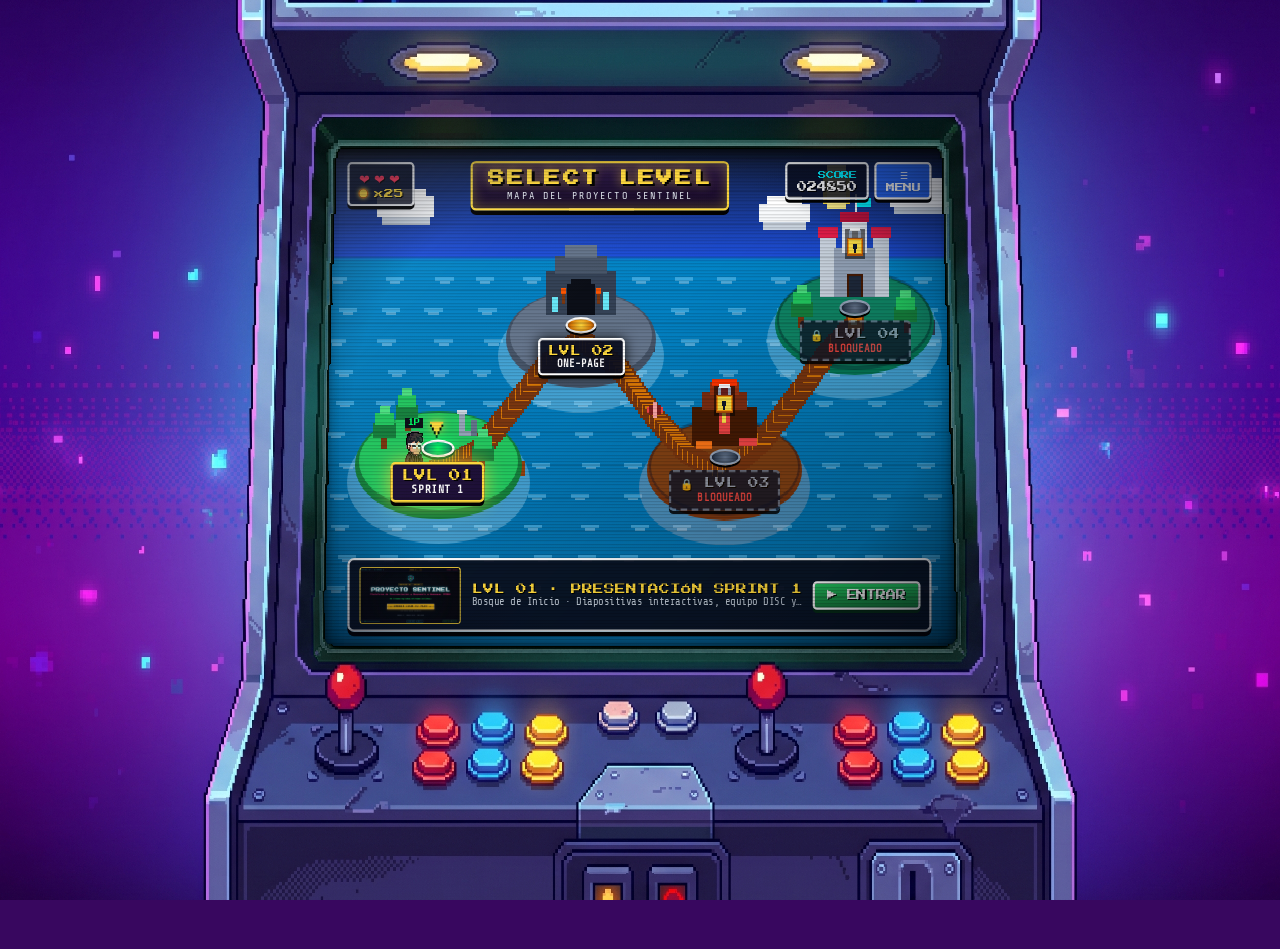
<file: index.html>
<!DOCTYPE html>
<html lang="es">
<head>
  <meta charset="UTF-8" />
  <meta name="viewport" content="width=device-width, initial-scale=1.0" />
  <title>SENTINEL ARCADE — Select Level (Mapa de Niveles)</title>
  <meta name="description" content="Selector de niveles interactivo en pixel art dentro de la máquina recreativa Sentinel." />
  <link rel="icon" href="data:image/svg+xml,<svg xmlns='http://www.w3.org/2000/svg' viewBox='0 0 32 32'><polygon points='16,2 29,7 29,17 16,30 3,17 3,7' fill='%230b101d' stroke='%2300f0ff' stroke-width='2.5'/><circle cx='16' cy='15' r='4.5' fill='%2300ff66'/></svg>" />

  <link rel="preconnect" href="https://fonts.googleapis.com" />
  <link rel="preconnect" href="https://fonts.gstatic.com" crossorigin />
  <link href="https://fonts.googleapis.com/css2?family=Press+Start+2P&family=Share+Tech+Mono&display=swap" rel="stylesheet" />

  <style>
    @layer reset, tokens, layout, screen-ui, hotspots;

    @media (prefers-reduced-motion: no-preference) {
      @view-transition {
        navigation: auto;
      }
    }

    @layer tokens {
      :root {
        --bg-void: #1b0642;
        --pixel-font: 'Press Start 2P', monospace;
        --mono-font: 'Share Tech Mono', monospace;
        --gold: #ffd93d;
        --cyan: #00f0ff;
        --green: #38e54d;
        --red: #ff3355;
        --panel-bg: rgba(14, 18, 38, 0.92);
      }
    }

    @layer reset {
      body, h1, h2, h3, p, ul, li {
        margin: 0;
        padding: 0;
      }
      button, a {
        font: inherit;
        color: inherit;
      }
    }

    @layer layout {
      html, body {
        width: 100%;
        height: 100%;
        overflow: hidden;
        /* Fondo continuo en tonos púrpuras que se funde perfectamente con el mueble retro */
        background-color: #38075f;
        background-image: radial-gradient(circle at 50% 50%, #6d28d9 0%, #4c1d95 38%, #2e0854 75%, #18022d 100%);
        font-family: var(--pixel-font);
        color: #ffffff;
        user-select: none;
        -webkit-font-smoothing: none;
        display: flex;
        align-items: center;
        justify-content: center;
      }

      body *, body *::before, body *::after {
        box-sizing: border-box;
      }

      :where(a, button):focus-visible {
        outline: 2px solid var(--gold);
        outline-offset: 2px;
      }

      /* ====================================================================
         CONTENEDOR CON ZOOM INMERSIVO Y SIN BORDES LATERALES
         Cubre completamente la pantalla eliminando márgenes negros laterales
         y aumenta el tamaño de la pantalla, mandos y detalles pixel-art
         ==================================================================== */
      .arcade-scene-container {
        position: relative;
        /* max() garantiza que tanto el ancho como el alto cubran el 100% del viewport */
        width: max(100vw, calc(100dvh * (2752 / 1536)));
        height: max(100dvh, calc(100vw * (1536 / 2752)));
        aspect-ratio: 2752 / 1536;
        overflow: hidden;
        /* Zoom inmersivo centrado en la pantalla y panel de mandos */
        transform: scale(1.10);
        transform-origin: center 46%;
        transition: transform 0.6s cubic-bezier(0.22, 1, 0.36, 1), filter 0.6s ease;
      }

      @media (max-width: 680px), (max-aspect-ratio: 3/4) {
        .arcade-scene-container {
          width: 100vw;
          height: calc(100vw * (1536 / 2752));
          transform: scale(1.04);
          transform-origin: center center;
        }
      }

      /* Zoom inmersivo hacia la pantalla al entrar en un nivel */
      .arcade-scene-container.is-entering-level {
        transform: scale(2.35) translateY(4%);
        filter: brightness(1.25);
      }

      /* Capa Superior: Imagen Original de la Máquina Recreativa con Pantalla Transparente */
      .arcade-cabinet-overlay {
        position: absolute;
        inset: 0;
        width: 100%;
        height: 100%;
        object-fit: fill;
        image-rendering: pixelated;
        pointer-events: none;
        z-index: 25;
      }

      /* ====================================================================
         ESPACIO EXACTO DE LA PANTALLA (DONDE ESTABA EL CROMA VERDE)
         X: 26.85% a 73.15% | Y: 18.50% a 70.55%
         ==================================================================== */
      .crt-screen-hole {
        position: absolute;
        left: 26.85%;
        top: 18.50%;
        width: 46.30%;
        height: 52.05%;
        z-index: 10;
        background: #1a4b8c;
        overflow: hidden;
        border-radius: 14px;
        box-shadow: inset 0 0 36px rgba(0, 0, 0, 0.85);
      }

      /* Lienzo Pixel-Art 2D del Mapa de Niveles */
      .overworld-map-canvas {
        position: absolute;
        inset: 0;
        width: 100%;
        height: 100%;
        image-rendering: pixelated;
        image-rendering: crisp-edges;
        z-index: 1;
      }

      /* Efecto sutil de Scanlines CRT, Curvatura de Cristal y Viñeta Interior */
      .crt-glass-fx {
        position: absolute;
        inset: 0;
        pointer-events: none;
        z-index: 18;
        background:
          repeating-linear-gradient(
            0deg,
            rgba(0, 0, 0, 0.16) 0px,
            rgba(0, 0, 0, 0.16) 1px,
            transparent 1px,
            transparent 3px
          ),
          linear-gradient(
            135deg,
            rgba(255, 255, 255, 0.09) 0%,
            rgba(255, 255, 255, 0.02) 26%,
            transparent 45%,
            rgba(0, 0, 0, 0.25) 100%
          ),
          radial-gradient(
            ellipse at 50% 50%,
            transparent 62%,
            rgba(4, 8, 22, 0.65) 100%
          );
        box-shadow:
          inset 0 6px 18px rgba(0, 0, 0, 0.75),
          inset 0 -6px 18px rgba(0, 0, 0, 0.75),
          inset 6px 0 18px rgba(0, 0, 0, 0.65),
          inset -6px 0 18px rgba(0, 0, 0, 0.65);
        transition: opacity 0.25s ease;
      }

      .crt-screen-hole.scanlines-off .crt-glass-fx {
        opacity: 0.25;
      }
    }

    @layer screen-ui {
      /* ====================================================================
         UI INTERNA DE LA PANTALLA ARCADE (CORAZONES, SELECT LEVEL, SCORE, MENÚ)
         ==================================================================== */
      .screen-ui-layer {
        position: absolute;
        inset: 0;
        z-index: 12;
        display: flex;
        flex-direction: column;
        justify-content: space-between;
        padding: 3.2% 5.2% 3.8%;
        pointer-events: none;
      }

      /* Barra Superior del Juego dentro de la Pantalla */
      .screen-hud-top {
        display: flex;
        align-items: flex-start;
        justify-content: space-between;
        gap: 0.4rem;
        width: 100%;
        pointer-events: auto;
      }

      /* Esquina Izquierda: Corazones de Vida + Monedas */
      .hud-corner-left {
        display: flex;
        flex-direction: column;
        gap: 0.28rem;
        background: rgba(10, 14, 30, 0.82);
        border: 2px solid #f8fafc;
        box-shadow: 0 3px 0 #000000;
        padding: 0.32rem 0.5rem;
        border-radius: 4px;
      }

      .hud-hearts-row {
        display: flex;
        align-items: center;
        gap: 0.22rem;
        font-size: clamp(0.55rem, 0.95vw, 0.82rem);
        color: var(--red);
        text-shadow: 1px 1px 0 #000;
        line-height: 1;
      }

      .hud-heart {
        display: inline-block;
        animation: heart-beat 1.6s infinite ease-in-out;
      }
      .hud-heart:nth-child(2) { animation-delay: 0.2s; }
      .hud-heart:nth-child(3) { animation-delay: 0.4s; }

      @keyframes heart-beat {
        0%, 100% { transform: scale(1); }
        50% { transform: scale(1.16); }
      }

      .hud-coins-row {
        display: flex;
        align-items: center;
        gap: 0.3rem;
        font-size: clamp(0.42rem, 0.68vw, 0.58rem);
        color: var(--gold);
        text-shadow: 1px 1px 0 #000;
      }

      .coin-pixel-dot {
        display: inline-block;
        width: 9px;
        height: 9px;
        border-radius: 50%;
        background: var(--gold);
        border: 1.5px solid #b45309;
        box-shadow: 0 0 4px var(--gold);
      }

      /* Cartel Central: SELECT LEVEL */
      .hud-title-banner {
        background: linear-gradient(180deg, #2b1644 0%, #140826 100%);
        border: 2.5px solid var(--gold);
        box-shadow:
          0 4px 0 #000000,
          inset 0 0 12px rgba(255, 217, 61, 0.35);
        padding: 0.36rem 0.85rem;
        border-radius: 5px;
        text-align: center;
        transform: translateY(-1px);
      }

      .hud-select-title {
        font-size: clamp(0.62rem, 1.15vw, 1.02rem);
        color: var(--gold);
        letter-spacing: 2px;
        text-shadow:
          2px 2px 0 #000000,
          0 0 10px rgba(255, 217, 61, 0.65);
        line-height: 1.15;
      }

      .hud-select-sub {
        font-family: var(--mono-font);
        font-size: clamp(0.48rem, 0.72vw, 0.65rem);
        color: #e2e8f0;
        letter-spacing: 1.5px;
        margin-top: 2px;
      }

      /* Esquina Derecha: Score + Botón de Menú */
      .hud-corner-right {
        display: flex;
        align-items: stretch;
        gap: 0.35rem;
      }

      .hud-score-box {
        background: rgba(10, 14, 30, 0.82);
        border: 2px solid #f8fafc;
        box-shadow: 0 3px 0 #000000;
        padding: 0.32rem 0.55rem;
        border-radius: 4px;
        display: flex;
        flex-direction: column;
        justify-content: center;
        gap: 0.22rem;
        text-align: right;
      }

      .hud-score-label {
        font-size: clamp(0.38rem, 0.58vw, 0.48rem);
        color: var(--cyan);
      }

      .hud-score-val {
        font-size: clamp(0.46rem, 0.72vw, 0.62rem);
        color: #ffffff;
        text-shadow: 1px 1px 0 #000;
      }

      .btn-pixel-menu {
        background: #2563eb;
        border: 2px solid #ffffff;
        box-shadow: 0 3px 0 #000000;
        color: #ffffff;
        border-radius: 4px;
        padding: 0.3rem 0.5rem;
        cursor: pointer;
        display: flex;
        flex-direction: column;
        align-items: center;
        justify-content: center;
        gap: 2px;
        font-size: clamp(0.42rem, 0.64vw, 0.54rem);
        transition: transform 0.1s ease, background-color 0.15s ease;
      }

      .btn-pixel-menu:hover:not(:disabled) {
        background: #3b82f6;
      }

      .btn-pixel-menu:active:not(:disabled) {
        transform: translateY(2px);
        box-shadow: 0 1px 0 #000000;
      }

      /* ====================================================================
         NODOS INTERACTIVOS DE LOS 4 NIVELES SOBRE EL MAPA 2D
         ==================================================================== */
      .map-nodes-layer {
        position: absolute;
        inset: 0;
        z-index: 14;
        pointer-events: none;
      }

      .map-level-node {
        position: absolute;
        transform: translate(-50%, -50%);
        pointer-events: auto;
        text-decoration: none;
        display: flex;
        flex-direction: column;
        align-items: center;
        cursor: pointer;
        transition: transform 0.2s cubic-bezier(0.34, 1.56, 0.64, 1);
      }

      .map-level-node:hover,
      .map-level-node[data-active="true"] {
        transform: translate(-50%, -56%) scale(1.08);
        z-index: 20;
      }

      /* Placa de texto pixelada 'LVL 01', 'LVL 02', etc. */
      .node-label-plate {
        background: rgba(11, 15, 32, 0.94);
        border: 2px solid #ffffff;
        box-shadow: 0 3px 0 #000000, 0 0 12px rgba(0, 0, 0, 0.85);
        padding: 0.26rem 0.48rem;
        border-radius: 4px;
        text-align: center;
        white-space: nowrap;
        transition: border-color 0.2s ease, background-color 0.2s ease, box-shadow 0.2s ease;
      }

      .map-level-node[data-active="true"] .node-label-plate,
      .map-level-node:hover .node-label-plate {
        background: #1e1038;
        border-color: var(--gold);
        box-shadow: 0 3px 0 #000000, 0 0 16px rgba(255, 217, 61, 0.75);
      }

      .node-lvl-code {
        display: block;
        font-size: clamp(0.46rem, 0.76vw, 0.66rem);
        color: var(--gold);
        text-shadow: 1px 1px 0 #000;
        margin-bottom: 2px;
      }

      .node-lvl-name {
        display: block;
        font-family: var(--mono-font);
        font-weight: 700;
        font-size: clamp(0.48rem, 0.75vw, 0.66rem);
        color: #ffffff;
        letter-spacing: 0.5px;
      }

      /* Estilos para niveles bloqueados (LVL 03 y LVL 04) */
      .map-level-node.is-locked .node-label-plate {
        background: rgba(15, 23, 42, 0.94);
        border: 2px dashed #64748b;
        box-shadow: 0 3px 0 #000000;
        opacity: 0.85;
      }

      .map-level-node.is-locked .node-lvl-code {
        color: #94a3b8;
      }

      .map-level-node.is-locked .node-lvl-name {
        color: #ef4444;
      }

      .map-level-node.is-locked .node-pedestal-ring {
        background: radial-gradient(circle, #64748b 0%, #334155 70%, #0f172a 100%);
        border-color: #94a3b8;
      }

      .map-level-node.is-locked:hover .node-label-plate,
      .map-level-node.is-locked[data-active="true"] .node-label-plate {
        background: #1c1326;
        border-color: #ef4444;
        box-shadow: 0 3px 0 #000000, 0 0 16px rgba(239, 68, 68, 0.7);
        opacity: 1;
      }

      .map-level-node.is-locked:hover .node-lvl-code,
      .map-level-node.is-locked[data-active="true"] .node-lvl-code {
        color: #fca5a5;
      }

      .map-level-node.is-locked:hover .node-lvl-name,
      .map-level-node.is-locked[data-active="true"] .node-lvl-name {
        color: #ffffff;
      }

      .map-level-node.is-locked:hover .node-pedestal-ring,
      .map-level-node.is-locked[data-active="true"] .node-pedestal-ring {
        background: radial-gradient(circle, #ef4444 0%, #991b1b 70%, #450a0a 100%);
        border-color: #fca5a5;
        box-shadow: 0 0 12px rgba(239, 68, 68, 0.8), 0 2px 0 #000;
      }

      /* Pedestal circular del nodo sobre el camino */
      .node-pedestal-ring {
        width: clamp(18px, 2.2vw, 28px);
        height: clamp(10px, 1.2vw, 15px);
        border-radius: 50%;
        background: radial-gradient(circle, #ffd93d 0%, #d97706 70%, #78350f 100%);
        border: 2px solid #ffffff;
        box-shadow: 0 2px 0 #000000;
        margin-bottom: 4px;
      }

      .map-level-node[data-active="true"] .node-pedestal-ring {
        background: radial-gradient(circle, #00ff66 0%, #059669 70%, #064e3b 100%);
        box-shadow: 0 0 12px #00ff66, 0 2px 0 #000;
      }

      /* Flecha pixelada saltarina sobre el nivel seleccionado */
      .node-cursor-arrow {
        font-size: clamp(0.6rem, 1vw, 0.85rem);
        color: var(--gold);
        text-shadow: 0 2px 0 #000, 0 0 8px var(--gold);
        margin-bottom: 2px;
        opacity: 0;
        animation: arrow-bounce 0.65s infinite alternate ease-in-out;
      }

      .map-level-node[data-active="true"] .node-cursor-arrow {
        opacity: 1;
      }

      @keyframes arrow-bounce {
        0% { transform: translateY(0); }
        100% { transform: translateY(-5px); }
      }

      /* ====================================================================
         BARRA INFERIOR DE PREVIEW DE CARÁTULA Y ACCIÓN DENTRO DE LA PANTALLA
         ==================================================================== */
      .screen-hud-bottom {
        display: flex;
        align-items: center;
        justify-content: space-between;
        gap: 0.6rem;
        background: rgba(10, 14, 29, 0.92);
        border: 2px solid #f8fafc;
        box-shadow: 0 4px 0 #000000;
        border-radius: 6px;
        padding: 0.35rem 0.55rem;
        pointer-events: auto;
      }

      .preview-thumb-wrap {
        width: clamp(54px, 7.2vw, 96px);
        aspect-ratio: 16 / 9;
        border-radius: 3px;
        overflow: hidden;
        border: 1.5px solid var(--gold);
        background: #000;
        flex-shrink: 0;
      }

      .preview-thumb-img {
        width: 100%;
        height: 100%;
        object-fit: cover;
      }

      .preview-meta {
        flex: 1;
        min-width: 0;
        display: flex;
        flex-direction: column;
        gap: 2px;
      }

      .preview-stage-Title {
        font-size: clamp(0.46rem, 0.76vw, 0.66rem);
        color: var(--gold);
        white-space: nowrap;
        overflow: hidden;
        text-overflow: ellipsis;
        text-shadow: 1px 1px 0 #000;
      }

      .preview-stage-desc {
        font-family: var(--mono-font);
        font-size: clamp(0.48rem, 0.75vw, 0.66rem);
        color: #cbd5e1;
        white-space: nowrap;
        overflow: hidden;
        text-overflow: ellipsis;
      }

      .preview-thumb-wrap.is-locked {
        border-color: #ef4444;
        box-shadow: 0 0 10px rgba(239, 68, 68, 0.45);
      }

      .preview-thumb-wrap.is-locked .preview-thumb-img {
        filter: grayscale(80%) brightness(0.5);
      }

      .btn-enter-stage {
        background: linear-gradient(180deg, #22c55e 0%, #15803d 100%);
        border: 2px solid #ffffff;
        box-shadow: 0 3px 0 #052e16;
        color: #ffffff;
        font-size: clamp(0.44rem, 0.72vw, 0.62rem);
        padding: 0.42rem 0.68rem;
        border-radius: 4px;
        cursor: pointer;
        text-decoration: none;
        white-space: nowrap;
        text-shadow: 1px 1px 0 #000;
        animation: pulse-play-btn 1.3s infinite alternate;
      }

      .btn-enter-stage:hover {
        background: linear-gradient(180deg, #4ade80 0%, #16a34a 100%);
        color: #000;
        text-shadow: none;
      }

      .btn-enter-stage.is-locked {
        background: linear-gradient(180deg, #334155 0%, #1e293b 100%);
        border: 2px solid #64748b;
        box-shadow: 0 3px 0 #0f172a;
        color: #94a3b8;
        cursor: not-allowed;
        animation: none;
      }

      .btn-enter-stage.is-locked:hover {
        background: linear-gradient(180deg, #dc2626 0%, #991b1b 100%);
        border-color: #fca5a5;
        color: #ffffff;
        box-shadow: 0 3px 0 #450a0a, 0 0 14px rgba(239, 68, 68, 0.75);
      }

      /* Animación de vibración / error en niveles bloqueados */
      .is-shaking {
        animation: locked-shake 0.32s ease-out !important;
      }

      @keyframes locked-shake {
        0%, 100% { transform: translateX(0); }
        20%, 60% { transform: translateX(-6px); }
        40%, 80% { transform: translateX(6px); }
      }

      @keyframes pulse-play-btn {
        0% { box-shadow: 0 3px 0 #052e16, 0 0 6px rgba(34, 197, 94, 0.4); }
        100% { box-shadow: 0 3px 0 #052e16, 0 0 16px rgba(74, 222, 128, 0.9); }
      }

      /* Menú Desplegable Pixel Art dentro de la pantalla */
      .pixel-menu-popover {
        position: absolute;
        top: 14%;
        right: 3.2%;
        z-index: 30;
        background: rgba(12, 17, 36, 0.96);
        border: 2px solid var(--gold);
        box-shadow: 0 6px 0 #000, 0 0 20px rgba(0, 0, 0, 0.9);
        border-radius: 6px;
        padding: 0.55rem;
        display: flex;
        flex-direction: column;
        gap: 0.38rem;
        pointer-events: auto;
        min-width: 170px;
      }

      .pixel-menu-popover[hidden] {
        display: none !important;
      }

      .menu-item-btn {
        background: #1e293b;
        border: 1.5px solid #475569;
        color: #f8fafc;
        font-family: var(--mono-font);
        font-size: 0.72rem;
        padding: 0.35rem 0.55rem;
        border-radius: 4px;
        cursor: pointer;
        text-align: left;
        display: flex;
        align-items: center;
        justify-content: space-between;
        gap: 0.5rem;
      }

      .menu-item-btn:hover:not(:disabled) {
        border-color: var(--cyan);
        color: var(--cyan);
        background: #0f172a;
      }
    }

    @layer hotspots {
      /* ====================================================================
         ZONAS INTERACTIVAS SOBRE LOS MANDOS DE LA MÁQUINA RECREATIVA
         Permiten usar el joystick y los botones del mueble arcade haciendo clic
         ==================================================================== */
      .cabinet-hotspot {
        position: absolute;
        z-index: 28;
        background: transparent;
        border: none;
        cursor: pointer;
        border-radius: 50%;
      }

      .cabinet-hotspot:focus-visible {
        outline: 2px dashed var(--gold);
      }

      /* Joystick Izquierdo de la recreativa */
      .hotspot-joy-left {
        left: 26.2%;
        top: 71.2%;
        width: 5.5%;
        height: 11.5%;
      }

      /* Botonera Izquierda (6 botones de colores) */
      .hotspot-btns-left {
        left: 33.4%;
        top: 75.5%;
        width: 11.8%;
        height: 8.5%;
        border-radius: 12px;
      }

      /* Botones Centrales 1P / 2P Start */
      .hotspot-start-center {
        left: 46.5%;
        top: 74.5%;
        width: 7.8%;
        height: 5.2%;
        border-radius: 10px;
      }

      /* Joystick Derecho de la recreativa */
      .hotspot-joy-right {
        left: 56.2%;
        top: 71.2%;
        width: 5.5%;
        height: 11.5%;
      }

      /* Botonera Derecha (6 botones de colores) */
      .hotspot-btns-right {
        left: 63.4%;
        top: 75.5%;
        width: 11.8%;
        height: 8.5%;
        border-radius: 12px;
      }

      /* Ranura de Monedas Inferior (Insert Coin) */
      .hotspot-coin-door {
        left: 45.2%;
        top: 90.0%;
        width: 9.6%;
        height: 9.5%;
        border-radius: 8px;
      }
    }
  </style>
</head>
<body>

  <main class="arcade-scene-container" id="arcade-scene">

    <!-- ====================================================================
         INTERIOR DE LA PANTALLA ARCADE (REEMPLAZA EL CROMA VERDE)
         ==================================================================== -->
    <section class="crt-screen-hole" id="crt-screen" aria-label="Mapa interactivo de selección de niveles">

      <!-- Lienzo 2D Pixel Art (Agua, Nubes, Islas, Biomas, Camino y Personaje) -->
      <canvas
        id="overworld-canvas"
        class="overworld-map-canvas"
        width="640"
        height="400"
        aria-hidden="true"
      ></canvas>

      <!-- Nodos Interactivos de los 4 Niveles sobre el Mapa -->
      <nav class="map-nodes-layer" aria-label="Niveles del sitio web">

        <!-- LVL 01: Bosque / Inicio - Presentación Sprint 1 -->
        <a
          href="presentacion.html"
          class="map-level-node"
          id="node-lvl-0"
          data-level="0"
          data-active="true"
          style="left: 19%; top: 63%;"
        >
          <span class="node-cursor-arrow" aria-hidden="true">▼</span>
          <span class="node-pedestal-ring" aria-hidden="true"></span>
          <span class="node-label-plate">
            <span class="node-lvl-code">LVL 01</span>
            <span class="node-lvl-name">SPRINT 1</span>
          </span>
        </a>

        <!-- LVL 02: Cueva Cristalina - Sentinel One-Page -->
        <a
          href="Sprint2/index.html"
          class="map-level-node"
          id="node-lvl-1"
          data-level="1"
          data-active="false"
          style="left: 41%; top: 38%;"
        >
          <span class="node-cursor-arrow" aria-hidden="true">▼</span>
          <span class="node-pedestal-ring" aria-hidden="true"></span>
          <span class="node-label-plate">
            <span class="node-lvl-code">LVL 02</span>
            <span class="node-lvl-name">ONE-PAGE</span>
          </span>
        </a>

        <!-- LVL 03: Zona Volcánica / Fuego - Bloqueado -->
        <a
          href="#"
          class="map-level-node is-locked"
          id="node-lvl-2"
          data-level="2"
          data-locked="true"
          data-active="false"
          style="left: 63%; top: 64%;"
          aria-label="LVL 03: Bloqueado. Próximamente."
        >
          <span class="node-cursor-arrow" aria-hidden="true">▼</span>
          <span class="node-pedestal-ring" aria-hidden="true"></span>
          <span class="node-label-plate">
            <span class="node-lvl-code">🔒 LVL 03</span>
            <span class="node-lvl-name">BLOQUEADO</span>
          </span>
        </a>

        <!-- LVL 04: Castillo Final Sentinel - Bloqueado -->
        <a
          href="#"
          class="map-level-node is-locked"
          id="node-lvl-3"
          data-level="3"
          data-locked="true"
          data-active="false"
          style="left: 83%; top: 35%;"
          aria-label="LVL 04: Bloqueado. Próximamente."
        >
          <span class="node-cursor-arrow" aria-hidden="true">▼</span>
          <span class="node-pedestal-ring" aria-hidden="true"></span>
          <span class="node-label-plate">
            <span class="node-lvl-code">🔒 LVL 04</span>
            <span class="node-lvl-name">BLOQUEADO</span>
          </span>
        </a>

      </nav>

      <!-- Capa UI del Juego: Corazones, SELECT LEVEL, Monedas, Score y Preview -->
      <div class="screen-ui-layer">

        <!-- Esquinas Superiores y Cartel SELECT LEVEL -->
        <header class="screen-hud-top">
          <div class="hud-corner-left" aria-label="Vidas y monedas">
            <div class="hud-hearts-row" title="3 Vidas Restantes">
              <span class="hud-heart">❤</span>
              <span class="hud-heart">❤</span>
              <span class="hud-heart">❤</span>
            </div>
            <div class="hud-coins-row">
              <span class="coin-pixel-dot" aria-hidden="true"></span>
              <span id="hud-coins-text">x25</span>
            </div>
          </div>

          <div class="hud-title-banner">
            <h1 class="hud-select-title">SELECT LEVEL</h1>
            <p class="hud-select-sub">MAPA DEL PROYECTO SENTINEL</p>
          </div>

          <div class="hud-corner-right">
            <div class="hud-score-box">
              <span class="hud-score-label">SCORE</span>
              <span class="hud-score-val" id="hud-score-text">024850</span>
            </div>
            <button
              type="button"
              class="btn-pixel-menu"
              id="btn-menu-toggle"
              aria-expanded="false"
              aria-controls="pixel-menu"
              title="Abrir menú de opciones"
            >
              <span aria-hidden="true">☰</span>
              <span>MENU</span>
            </button>
          </div>
        </header>

        <!-- Menú Opcional en la Esquina Superior Derecha -->
        <div class="pixel-menu-popover" id="pixel-menu" hidden>
          <button type="button" class="menu-item-btn" id="btn-toggle-audio">
            <span>🔊 SONIDO ARCADE</span>
            <strong id="audio-state-label">ON</strong>
          </button>
          <button type="button" class="menu-item-btn" id="btn-toggle-scanlines">
            <span>📺 FILTRO CRT</span>
            <strong id="crt-state-label">ON</strong>
          </button>
          <button type="button" class="menu-item-btn" id="btn-toggle-full">
            <span>⛶ PANTALLA COMPLETA</span>
            <strong>F11</strong>
          </button>
        </div>

        <!-- Barra Inferior: Carátula de Vista Previa del Nivel Seleccionado + Botón Jugar -->
        <footer class="screen-hud-bottom">
          <div class="preview-thumb-wrap">
            <img
              src="assets/covers/cover_sprint1.jpg"
              alt="Carátula de vista previa del nivel seleccionado"
              class="preview-thumb-img"
              id="preview-cover-img"
            />
          </div>
          <div class="preview-meta">
            <div class="preview-stage-Title" id="preview-stage-title">
              LVL 01 · PRESENTACIÓN SPRINT 1
            </div>
            <div class="preview-stage-desc" id="preview-stage-desc">
              Bosque de Inicio · Diapositivas interactivas, equipo DISC y sprints
            </div>
          </div>
          <a href="presentacion.html" class="btn-enter-stage" id="btn-enter-active">
            ▶ ENTRAR
          </a>
        </footer>

      </div>

      <!-- Cristal Curvo CRT y Scanlines Sutiles -->
      <div class="crt-glass-fx" aria-hidden="true"></div>

    </section>

    <!-- ====================================================================
         MUEBLE DE LA MÁQUINA RECREATIVA INTACTO (PLANTILLA ORIGINAL)
         ==================================================================== -->
    <img
      src="assets/arcade_cabinet_frame.png"
      alt="Máquina recreativa retro arcade Sentinel"
      class="arcade-cabinet-overlay"
    />

    <!-- ====================================================================
         MANDOS FÍSICOS CLICABLES DEL MUEBLE ARCADE (JOYSTICKS Y BOTONES)
         ==================================================================== -->
    <button
      type="button"
      class="cabinet-hotspot hotspot-joy-left"
      id="hotspot-joy-left"
      title="Joystick Izquierdo: Nivel Anterior (←)"
      aria-label="Mover al nivel anterior"
    ></button>
    <button
      type="button"
      class="cabinet-hotspot hotspot-btns-left"
      id="hotspot-btns-left"
      title="Botones de Acción: Entrar al Nivel Seleccionado"
      aria-label="Entrar al nivel seleccionado"
    ></button>
    <button
      type="button"
      class="cabinet-hotspot hotspot-start-center"
      id="hotspot-start-center"
      title="START: Iniciar Nivel Actual"
      aria-label="Iniciar nivel actual"
    ></button>
    <button
      type="button"
      class="cabinet-hotspot hotspot-joy-right"
      id="hotspot-joy-right"
      title="Joystick Derecho: Siguiente Nivel (→)"
      aria-label="Mover al siguiente nivel"
    ></button>
    <button
      type="button"
      class="cabinet-hotspot hotspot-btns-right"
      id="hotspot-btns-right"
      title="Botones de Acción: Siguiente Nivel"
      aria-label="Cambiar al siguiente nivel"
    ></button>
    <button
      type="button"
      class="cabinet-hotspot hotspot-coin-door"
      id="hotspot-coin-door"
      title="Insertar Moneda (+1 Coin)"
      aria-label="Insertar moneda en la máquina recreativa"
    ></button>

  </main>

  <script>
    (function () {
      /* ====================================================================
         1. MOTOR DE SONIDO CHIPTUNE / ARCADE (WEB AUDIO API)
         ==================================================================== */
      class RetroMapAudio {
        constructor() {
          this.ctx = null;
          this.muted = false;
        }
        init() {
          if (!this.ctx) {
            const AudioCtx = window.AudioContext || window.webkitAudioContext;
            if (AudioCtx) this.ctx = new AudioCtx();
          }
          if (this.ctx && this.ctx.state === 'suspended') {
            this.ctx.resume();
          }
        }
        playStep(levelIdx) {
          if (this.muted) return;
          this.init();
          if (!this.ctx) return;
          const now = this.ctx.currentTime;
          const osc = this.ctx.createOscillator();
          const gain = this.ctx.createGain();
          osc.type = 'square';
          const freqs = [440, 523.25, 659.25, 783.99];
          const f = freqs[levelIdx % freqs.length];
          osc.frequency.setValueAtTime(f, now);
          osc.frequency.exponentialRampToValueAtTime(f * 1.25, now + 0.07);
          gain.gain.setValueAtTime(0.11, now);
          gain.gain.exponentialRampToValueAtTime(0.001, now + 0.07);
          osc.connect(gain);
          gain.connect(this.ctx.destination);
          osc.start(now);
          osc.stop(now + 0.07);
        }
        playCoin() {
          if (this.muted) return;
          this.init();
          if (!this.ctx) return;
          const now = this.ctx.currentTime;
          const notes = [
            { f: 987.77, t: 0, d: 0.07 },
            { f: 1318.51, t: 0.07, d: 0.28 }
          ];
          notes.forEach((n) => {
            const osc = this.ctx.createOscillator();
            const gain = this.ctx.createGain();
            osc.type = 'square';
            osc.frequency.setValueAtTime(n.f, now + n.t);
            gain.gain.setValueAtTime(0.14, now + n.t);
            gain.gain.exponentialRampToValueAtTime(0.001, now + n.t + n.d);
            osc.connect(gain);
            gain.connect(this.ctx.destination);
            osc.start(now + n.t);
            osc.stop(now + n.t + n.d);
          });
        }
        playStartLevel() {
          if (this.muted) return;
          this.init();
          if (!this.ctx) return;
          const now = this.ctx.currentTime;
          const melody = [523.25, 659.25, 783.99, 1046.5];
          melody.forEach((f, i) => {
            const osc = this.ctx.createOscillator();
            const gain = this.ctx.createGain();
            osc.type = 'square';
            osc.frequency.setValueAtTime(f, now + i * 0.055);
            gain.gain.setValueAtTime(0.15, now + i * 0.055);
            gain.gain.exponentialRampToValueAtTime(0.001, now + i * 0.055 + 0.13);
            osc.connect(gain);
            gain.connect(this.ctx.destination);
            osc.start(now + i * 0.055);
            osc.stop(now + i * 0.055 + 0.13);
          });
        }
        playDeny() {
          if (this.muted) return;
          this.init();
          if (!this.ctx) return;
          const now = this.ctx.currentTime;
          const osc = this.ctx.createOscillator();
          const gain = this.ctx.createGain();
          osc.type = 'sawtooth';
          osc.frequency.setValueAtTime(140, now);
          osc.frequency.setValueAtTime(90, now + 0.08);

          gain.gain.setValueAtTime(0.18, now);
          gain.gain.setValueAtTime(0.02, now + 0.07);
          gain.gain.setValueAtTime(0.18, now + 0.08);
          gain.gain.exponentialRampToValueAtTime(0.001, now + 0.24);

          osc.connect(gain);
          gain.connect(this.ctx.destination);
          osc.start(now);
          osc.stop(now + 0.24);
        }
      }

      const audio = new RetroMapAudio();

      /* ====================================================================
         2. DATOS DE LOS 4 NIVELES DEL MAPA 2D
         ==================================================================== */
      const LEVELS = [
        {
          id: 0,
          code: 'LVL 01',
          name: 'SPRINT 1',
          title: 'LVL 01 · PRESENTACIÓN SPRINT 1',
          desc: 'Bosque de Inicio · Diapositivas interactivas, equipo DISC y sprints',
          href: 'presentacion.html',
          cover: 'assets/covers/cover_sprint1.jpg',
          mapX: 122,
          mapY: 252,
          locked: false
        },
        {
          id: 1,
          code: 'LVL 02',
          name: 'ONE-PAGE',
          title: 'LVL 02 · SENTINEL ONE-PAGE (WEB 2D)',
          desc: 'Cueva Cristalina · Nivel 2D estilo Zelda, correo trampa y métricas',
          href: 'Sprint2/index.html',
          cover: 'assets/covers/cover_sprint2.jpg',
          mapX: 262,
          mapY: 152,
          locked: false
        },
        {
          id: 2,
          code: 'LVL 03',
          name: 'BLOQUEADO',
          title: '🔒 LVL 03 · [BLOQUEADO]',
          desc: 'Zona Volcánica · Nivel bloqueado. Próximamente en el siguiente Sprint',
          href: '#',
          cover: 'assets/covers/cover_sprint2.jpg',
          mapX: 403,
          mapY: 256,
          locked: true
        },
        {
          id: 3,
          code: 'LVL 04',
          name: 'BLOQUEADO',
          title: '🔒 LVL 04 · [BLOQUEADO]',
          desc: 'Castillo Final · Nivel bloqueado. Próximamente en el siguiente Sprint',
          href: '#',
          cover: 'assets/covers/cover_sprint1.jpg',
          mapX: 531,
          mapY: 140,
          locked: true
        }
      ];

      /* Puntos del camino serpenteante entre niveles para que el personaje camine por él */
      const PATH_SEGMENTS = [
        // 0 -> 1 (Bosque a Cueva)
        [
          { x: 122, y: 252 },
          { x: 162, y: 238 },
          { x: 195, y: 205 },
          { x: 228, y: 172 },
          { x: 262, y: 152 }
        ],
        // 1 -> 2 (Cueva a Volcán/Lava)
        [
          { x: 262, y: 152 },
          { x: 300, y: 175 },
          { x: 334, y: 212 },
          { x: 368, y: 242 },
          { x: 403, y: 256 }
        ],
        // 2 -> 3 (Volcán/Lava a Castillo Final)
        [
          { x: 403, y: 256 },
          { x: 440, y: 232 },
          { x: 472, y: 198 },
          { x: 502, y: 165 },
          { x: 531, y: 140 }
        ]
      ];

      /* ====================================================================
         3. ESTADO Y ELEMENTOS DEL DOM
         ==================================================================== */
      const nodeEls = Array.from(document.querySelectorAll('.map-level-node'));
      const previewCoverImg = document.getElementById('preview-cover-img');
      const previewTitle = document.getElementById('preview-stage-title');
      const previewDesc = document.getElementById('preview-stage-desc');
      const btnEnterActive = document.getElementById('btn-enter-active');
      const hudCoinsText = document.getElementById('hud-coins-text');
      const hudScoreText = document.getElementById('hud-score-text');
      const arcadeScene = document.getElementById('arcade-scene');
      const crtScreen = document.getElementById('crt-screen');

      const btnMenuToggle = document.getElementById('btn-menu-toggle');
      const pixelMenu = document.getElementById('pixel-menu');
      const btnToggleAudio = document.getElementById('btn-toggle-audio');
      const audioStateLabel = document.getElementById('audio-state-label');
      const btnToggleScanlines = document.getElementById('btn-toggle-scanlines');
      const crtStateLabel = document.getElementById('crt-state-label');
      const btnToggleFull = document.getElementById('btn-toggle-full');

      let currentLevel = 0;
      let coins = 25;
      let score = 24850;
      let isNavigating = false;

      // Posición animada del héroe pixelado sobre el camino
      let heroIsland = 0; // Isla accesible actual del héroe (0 = LVL 01, 1 = LVL 02). ¡NUNCA puede ser >= 2!
      let barricadeAlert = 0; // Contador de alerta y sacudida de la barrera
      const hero = {
        x: LEVELS[0].mapX - 24,
        y: LEVELS[0].mapY - 12,
        targetX: LEVELS[0].mapX - 24,
        targetY: LEVELS[0].mapY - 12,
        waypoints: [],
        facing: 1,
        bump: 0,
        deniedBubble: 0
      };

      function buildWaypoints(fromIdx, toIdx) {
        if (fromIdx === toIdx) return [];
        const pts = [];
        if (fromIdx < toIdx) {
          for (let s = fromIdx; s < toIdx; s++) {
            PATH_SEGMENTS[s].forEach((p, idx) => {
              if (idx > 0) pts.push({ x: p.x - 22, y: p.y - 12 });
            });
          }
        } else {
          for (let s = fromIdx - 1; s >= toIdx; s--) {
            const rev = [...PATH_SEGMENTS[s]].reverse();
            rev.forEach((p, idx) => {
              if (idx > 0) pts.push({ x: p.x - 22, y: p.y - 12 });
            });
          }
        }
        return pts;
      }

      const previewThumbWrap = document.querySelector('.preview-thumb-wrap');

      function selectLevel(newIdx, playSfx = true) {
        if (isNavigating) return;
        const clamped = Math.max(0, Math.min(LEVELS.length - 1, newIdx));
        const lvl = LEVELS[clamped];

        // EL MUÑECO TIENE PROHIBIDO IR A LOS NIVELES BLOQUEADOS (LVL 03 Y LVL 04)
        if (lvl.locked) {
          // Si el jugador intenta ir a una zona bloqueada:
          // Si el muñeco estaba en LVL 01, avanza solo hasta LVL 02 (el punto máximo permitido)
          if (heroIsland !== 1) {
            hero.facing = 1;
            hero.waypoints = buildWaypoints(heroIsland, 1);
            heroIsland = 1;
          }
          // El muñeco mira hacia la barrera, recibe un impacto/retroceso y muestra bocadillo de bloqueo
          hero.facing = 1;
          hero.bump = 14;
          hero.deniedBubble = 55;
          barricadeAlert = 45;

          const nodeEl = nodeEls[clamped];
          if (nodeEl) {
            nodeEl.classList.remove('is-shaking');
            void nodeEl.offsetWidth;
            nodeEl.classList.add('is-shaking');
          }
        } else {
          // Nivel accesible (LVL 01 o LVL 02): el muñeco camina normalmente
          if (clamped !== heroIsland) {
            hero.facing = clamped > heroIsland ? 1 : -1;
            hero.waypoints = buildWaypoints(heroIsland, clamped);
            heroIsland = clamped;
          }
        }

        if (clamped !== currentLevel) {
          score += 150;
          hudScoreText.textContent = String(score).padStart(6, '0');
        }
        currentLevel = clamped;

        nodeEls.forEach((el, idx) => {
          el.setAttribute('data-active', idx === currentLevel ? 'true' : 'false');
        });

        previewCoverImg.src = lvl.cover;
        previewTitle.textContent = lvl.title;
        previewDesc.textContent = lvl.desc;

        if (lvl.locked) {
          if (previewThumbWrap) previewThumbWrap.classList.add('is-locked');
          btnEnterActive.classList.add('is-locked');
          btnEnterActive.textContent = '🔒 BLOQUEADO';
          btnEnterActive.removeAttribute('href');
          btnEnterActive.setAttribute('aria-disabled', 'true');
        } else {
          if (previewThumbWrap) previewThumbWrap.classList.remove('is-locked');
          btnEnterActive.classList.remove('is-locked');
          btnEnterActive.textContent = '▶ ENTRAR';
          btnEnterActive.href = lvl.href;
          btnEnterActive.removeAttribute('aria-disabled');
        }

        if (playSfx) {
          if (lvl.locked) {
            audio.playDeny();
          } else {
            audio.playStep(currentLevel);
          }
        }
      }

      function enterLevel(idx) {
        if (isNavigating) return;
        const lvl = LEVELS[idx];
        if (lvl.locked) {
          selectLevel(idx, false);
          audio.playDeny();
          hero.facing = 1;
          hero.bump = 18;
          hero.deniedBubble = 60;
          barricadeAlert = 50;
          btnEnterActive.classList.remove('is-shaking');
          void btnEnterActive.offsetWidth;
          btnEnterActive.classList.add('is-shaking');
          const nodeEl = nodeEls[idx];
          if (nodeEl) {
            nodeEl.classList.remove('is-shaking');
            void nodeEl.offsetWidth;
            nodeEl.classList.add('is-shaking');
          }
          return;
        }

        selectLevel(idx, false);
        isNavigating = true;
        audio.playStartLevel();
        arcadeScene.classList.add('is-entering-level');

        const destination = lvl.href;
        setTimeout(() => {
          window.location.href = destination;
        }, 340);
      }

      // Eventos en los nodos del mapa
      nodeEls.forEach((nodeEl, idx) => {
        nodeEl.addEventListener('mouseenter', () => {
          if (currentLevel !== idx) selectLevel(idx, false);
        });
        nodeEl.addEventListener('focus', () => {
          if (currentLevel !== idx) selectLevel(idx, false);
        });
        nodeEl.addEventListener('click', (e) => {
          e.preventDefault();
          enterLevel(idx);
        });
      });

      btnEnterActive.addEventListener('click', (e) => {
        e.preventDefault();
        enterLevel(currentLevel);
      });

      // Hotspots físicos sobre el mueble de la máquina recreativa
      document.getElementById('hotspot-joy-left').addEventListener('click', () => {
        selectLevel(currentLevel > 0 ? currentLevel - 1 : LEVELS.length - 1, true);
      });
      document.getElementById('hotspot-joy-right').addEventListener('click', () => {
        selectLevel(currentLevel < LEVELS.length - 1 ? currentLevel + 1 : 0, true);
      });
      document.getElementById('hotspot-btns-right').addEventListener('click', () => {
        selectLevel(currentLevel < LEVELS.length - 1 ? currentLevel + 1 : 0, true);
      });
      document.getElementById('hotspot-btns-left').addEventListener('click', () => {
        enterLevel(currentLevel);
      });
      document.getElementById('hotspot-start-center').addEventListener('click', () => {
        enterLevel(currentLevel);
      });
      document.getElementById('hotspot-coin-door').addEventListener('click', () => {
        coins = Math.min(99, coins + 1);
        score += 500;
        hudCoinsText.textContent = `x${String(coins).padStart(2, '0')}`;
        hudScoreText.textContent = String(score).padStart(6, '0');
        audio.playCoin();
      });

      // Menú desplegable
      btnMenuToggle.addEventListener('click', () => {
        const isHidden = pixelMenu.hasAttribute('hidden');
        if (isHidden) {
          pixelMenu.removeAttribute('hidden');
          btnMenuToggle.setAttribute('aria-expanded', 'true');
        } else {
          pixelMenu.setAttribute('hidden', '');
          btnMenuToggle.setAttribute('aria-expanded', 'false');
        }
        audio.playStep(currentLevel);
      });

      btnToggleAudio.addEventListener('click', () => {
        audio.muted = !audio.muted;
        audioStateLabel.textContent = audio.muted ? 'OFF' : 'ON';
        if (!audio.muted) audio.playCoin();
      });

      btnToggleScanlines.addEventListener('click', () => {
        const isOff = crtScreen.classList.toggle('scanlines-off');
        crtStateLabel.textContent = isOff ? 'OFF' : 'ON';
        audio.playStep(currentLevel);
      });

      btnToggleFull.addEventListener('click', () => {
        if (!document.fullscreenElement) {
          document.documentElement.requestFullscreen().catch(() => {});
        } else if (document.exitFullscreen) {
          document.exitFullscreen().catch(() => {});
        }
        pixelMenu.setAttribute('hidden', '');
      });

      // Controles por teclado (Flechas Izquierda/Derecha/Arriba/Abajo + Enter/Espacio)
      window.addEventListener('keydown', (e) => {
        if (e.key === 'ArrowRight' || e.key === 'ArrowUp') {
          e.preventDefault();
          selectLevel(currentLevel < LEVELS.length - 1 ? currentLevel + 1 : 0, true);
        } else if (e.key === 'ArrowLeft' || e.key === 'ArrowDown') {
          e.preventDefault();
          selectLevel(currentLevel > 0 ? currentLevel - 1 : LEVELS.length - 1, true);
        } else if (e.key === 'Enter' || e.key === ' ') {
          const active = document.activeElement;
          const isMenuBtn = active && active.closest('#pixel-menu, #btn-menu-toggle');
          if (!isMenuBtn) {
            e.preventDefault();
            enterLevel(currentLevel);
          }
        } else if (e.key === 'Escape') {
          pixelMenu.setAttribute('hidden', '');
          btnMenuToggle.setAttribute('aria-expanded', 'false');
        }
      });

      /* ====================================================================
         4. RENDERIZADOR PIXEL-ART 16-BITS DEL MAPA DE NIVELES (CANVAS)
         Dibuja océano animado, nubes, 4 islas/biomas (Bosque, Cueva, Volcán,
         Castillo), camino de piedra/tierra, árboles, ruinas y el personaje
         ==================================================================== */
      const canvas = document.getElementById('overworld-canvas');
      const ctx = canvas.getContext('2d');
      ctx.imageSmoothingEnabled = false;

      // Cargar avatar pixel-art del protagonista si está disponible
      const heroImg = new Image();
      let heroImgLoaded = false;
      heroImg.onload = () => { heroImgLoaded = true; };
      heroImg.src = 'assets/avatars/avatar_ivan.png';

      const clouds = [
        { x: 55, y: 42, w: 64, h: 18, speed: 0.14 },
        { x: 240, y: 30, w: 80, h: 20, speed: 0.10 },
        { x: 430, y: 48, w: 58, h: 16, speed: 0.18 },
        { x: 560, y: 34, w: 70, h: 18, speed: 0.12 }
      ];

      function drawPixelRect(x, y, w, h, color) {
        ctx.fillStyle = color;
        ctx.fillRect(Math.round(x), Math.round(y), Math.round(w), Math.round(h));
      }

      function drawCloud(cx, cy, cw, ch) {
        drawPixelRect(cx + 8, cy + 4, cw - 16, ch, '#cbd5e1');
        drawPixelRect(cx + 4, cy, cw - 8, ch - 2, '#f8fafc');
        drawPixelRect(cx + 12, cy - 6, cw - 24, 8, '#ffffff');
      }

      function drawIslandBase(cx, cy, rx, ry, topColor, edgeColor, cliffColor, shadowColor) {
        // Sombra en el agua y espuma de costa
        ctx.fillStyle = shadowColor;
        ctx.beginPath();
        ctx.ellipse(cx, cy + 16, rx + 8, ry + 6, 0, 0, Math.PI * 2);
        ctx.fill();

        // Acantilado rocoso inferior en bloques pixelados
        for (let i = -rx + 6; i < rx - 6; i += 10) {
          const depth = Math.sin(((i + rx) / (rx * 2)) * Math.PI) * 18 + 8;
          drawPixelRect(cx + i, cy, 11, depth, cliffColor);
          drawPixelRect(cx + i + 2, cy + 2, 4, depth - 4, edgeColor);
        }

        // Superficie de la isla
        ctx.fillStyle = edgeColor;
        ctx.beginPath();
        ctx.ellipse(cx, cy + 3, rx, ry, 0, 0, Math.PI * 2);
        ctx.fill();

        ctx.fillStyle = topColor;
        ctx.beginPath();
        ctx.ellipse(cx, cy, rx - 4, ry - 4, 0, 0, Math.PI * 2);
        ctx.fill();
      }

      function drawPixelTree(tx, ty, sway) {
        // Tronco
        drawPixelRect(tx - 3, ty - 8, 6, 10, '#78350f');
        // Copa de hojas en capas pixel art
        drawPixelRect(tx - 11 + sway, ty - 18, 22, 12, '#15803d');
        drawPixelRect(tx - 9 + sway, ty - 26, 18, 10, '#22c55e');
        drawPixelRect(tx - 5 + sway, ty - 31, 10, 6, '#4ade80');
      }

      function drawPixelRuins(rx, ry) {
        // Columnas antiguas de piedra en el bioma 1
        drawPixelRect(rx, ry - 18, 6, 18, '#94a3b8');
        drawPixelRect(rx - 2, ry - 20, 10, 3, '#cbd5e1');
        drawPixelRect(rx + 12, ry - 12, 6, 12, '#64748b');
        drawPixelRect(rx + 6, ry - 4, 6, 4, '#94a3b8');
      }

      function drawCaveBiome(cx, cy, tick) {
        // Montaña rocosa de la cueva (LVL 02)
        drawPixelRect(cx - 34, cy - 42, 68, 34, '#334155');
        drawPixelRect(cx - 26, cy - 54, 52, 14, '#475569');
        drawPixelRect(cx - 16, cy - 62, 32, 10, '#64748b');
        // Entrada oscura de la cueva
        drawPixelRect(cx - 14, cy - 32, 28, 24, '#090d16');
        drawPixelRect(cx - 10, cy - 36, 20, 6, '#090d16');
        // Cristales mágicos cian brillantes
        const glow = Math.sin(tick * 0.08) > 0 ? '#67e8f9' : '#00f0ff';
        drawPixelRect(cx - 28, cy - 22, 5, 12, glow);
        drawPixelRect(cx + 22, cy - 26, 6, 14, glow);
        // Antorchas encendidas a los lados
        const flameColor = (Math.floor(tick / 6) % 2 === 0) ? '#ffbe0b' : '#ff5500';
        drawPixelRect(cx - 19, cy - 24, 3, 8, '#78350f');
        drawPixelRect(cx - 20, cy - 29, 5, 5, flameColor);
        drawPixelRect(cx + 16, cy - 24, 3, 8, '#78350f');
        drawPixelRect(cx + 15, cy - 29, 5, 5, flameColor);
      }

      function drawLavaBiome(cx, cy, tick) {
        // Volcán y ríos de lava (LVL 03)
        drawPixelRect(cx - 32, cy - 38, 64, 30, '#451a03');
        drawPixelRect(cx - 22, cy - 50, 44, 14, '#7c2d12');
        drawPixelRect(cx - 14, cy - 58, 28, 10, '#9a3412');
        // Cráter de lava ardiente
        const lavaCol = (Math.floor(tick / 8) % 2 === 0) ? '#ff3300' : '#ffbe0b';
        drawPixelRect(cx - 12, cy - 60, 24, 5, lavaCol);
        // Cascada de magma
        drawPixelRect(cx - 5, cy - 55, 10, 38, '#ef4444');
        drawPixelRect(cx - 2, cy - 52 + (tick % 10), 4, 18, '#fde047');
        // Charcos de fuego
        drawPixelRect(cx - 28, cy - 12, 16, 6, '#f97316');
        drawPixelRect(cx + 14, cy - 14, 18, 6, '#ef4444');
      }

      function drawCastleBiome(cx, cy, tick) {
        // Castillo Final Sentinel (LVL 04)
        // Torres laterales
        drawPixelRect(cx - 34, cy - 56, 16, 46, '#cbd5e1');
        drawPixelRect(cx + 18, cy - 56, 16, 46, '#cbd5e1');
        // Cuerpo central del castillo
        drawPixelRect(cx - 20, cy - 48, 40, 38, '#94a3b8');
        // Torreón principal
        drawPixelRect(cx - 12, cy - 68, 24, 24, '#e2e8f0');
        // Tejados rojos/púrpura reales
        drawPixelRect(cx - 36, cy - 64, 20, 8, '#e11d48');
        drawPixelRect(cx + 16, cy - 64, 20, 8, '#e11d48');
        drawPixelRect(cx - 14, cy - 76, 28, 8, '#be123c');
        // Puerta rastrillo del castillo
        drawPixelRect(cx - 8, cy - 28, 16, 18, '#451a03');
        drawPixelRect(cx - 6, cy - 26, 12, 16, '#1e293b');
        // Bandera ondeando en la cima
        const wave = Math.floor(tick / 10) % 2 === 0 ? 0 : 2;
        drawPixelRect(cx, cy - 90, 2, 14, '#f8fafc');
        drawPixelRect(cx + 2, cy - 89 + wave, 14, 7, '#00f0ff');
      }

      function drawStoneDirtPath() {
        // Camino de tierra ocre y losas de piedra conectando LVL 01 -> LVL 02 -> LVL 03 -> LVL 04
        PATH_SEGMENTS.forEach((seg) => {
          for (let i = 0; i < seg.length - 1; i++) {
            const p1 = seg[i];
            const p2 = seg[i + 1];
            const steps = 14;
            for (let s = 0; s <= steps; s++) {
              const t = s / steps;
              const px = p1.x + (p2.x - p1.x) * t;
              const py = p1.y + (p2.y - p1.y) * t;
              // Borde oscuro del camino
              drawPixelRect(px - 9, py - 5, 18, 12, '#78350f');
              // Tierra ocre central
              drawPixelRect(px - 7, py - 4, 14, 9, '#d97706');
              // Adoquines de piedra clara salpicados
              if (s % 2 === 0) {
                drawPixelRect(px - 4, py - 2, 6, 4, '#fde68a');
              } else {
                drawPixelRect(px + 1, py, 5, 3, '#fcd34d');
              }
            }
          }
        });
      }

      function drawHeroCharacter(tick) {
        // Actualizar movimiento por waypoints si está caminando
        if (hero.waypoints.length > 0) {
          const target = hero.waypoints[0];
          const dx = target.x - hero.x;
          const dy = target.y - hero.y;
          const dist = Math.hypot(dx, dy);
          const speed = 3.8;
          if (dist <= speed) {
            hero.x = target.x;
            hero.y = target.y;
            hero.waypoints.shift();
          } else {
            hero.x += (dx / dist) * speed;
            hero.y += (dy / dist) * speed;
          }
        }

        // Rebote rítmico de respiración/pasos
        const bob = Math.sin(tick * 0.15) * 2.5;

        // Efecto de retroceso / vibración si intenta entrar en nivel bloqueado
        let bumpX = 0;
        if (hero.bump > 0) {
          hero.bump--;
          bumpX = (hero.bump % 4 < 2 ? 3 : -3);
        }

        const hx = Math.round(hero.x + bumpX);
        const hy = Math.round(hero.y + bob);

        // Sombra bajo los pies del personaje
        drawPixelRect(hx - 10, Math.round(hero.y) + 12, 20, 5, 'rgba(0, 0, 0, 0.55)');

        if (heroImgLoaded) {
          ctx.save();
          if (hero.facing < 0) {
            ctx.translate(hx + 16, hy - 18);
            ctx.scale(-1, 1);
            ctx.drawImage(heroImg, 0, 0, 32, 32);
          } else {
            ctx.drawImage(heroImg, hx - 16, hy - 18, 32, 32);
          }
          ctx.restore();
        } else {
          // Sprite pixel-art procedural de respaldo
          drawPixelRect(hx - 6, hy - 14, 12, 10, '#ffccaa');
          drawPixelRect(hx - 7, hy - 16, 14, 4, '#451a03');
          drawPixelRect(hx - 7, hy - 4, 14, 10, '#00f0ff');
          drawPixelRect(hx - 6, hy + 6, 5, 6, '#1e3a8a');
          drawPixelRect(hx + 1, hy + 6, 5, 6, '#1e3a8a');
        }

        // Pequeño indicador '1P' sobre el personaje
        drawPixelRect(hx - 9, hy - 27, 18, 8, '#090d16');
        ctx.fillStyle = '#00ff66';
        ctx.font = '6px "Press Start 2P", monospace';
        ctx.fillText('1P', hx - 6, hy - 20);

        // Bocadillo pixel-art de 'BLOQUEADO' cuando intenta cruzar a zona bloqueada
        if (hero.deniedBubble > 0) {
          hero.deniedBubble--;
          const bx = hx;
          const by = hy - 38;
          drawPixelRect(bx - 12, by - 9, 24, 16, '#0f172a');
          drawPixelRect(bx - 11, by - 8, 22, 14, '#ef4444');
          drawPixelRect(bx - 2, by + 6, 4, 3, '#ef4444');
          drawPixelRect(bx - 7, by - 6, 14, 10, '#ffffff');
          // Icono pixel de candado dentro del bocadillo
          drawPixelRect(bx - 3, by - 4, 6, 6, '#b45309');
          drawPixelRect(bx - 2, by - 6, 4, 3, '#1e293b');
          drawPixelRect(bx - 1, by - 2, 2, 2, '#ffffff');
        }
      }

      function drawPixelPadlock(px, py, tick) {
        const bob = Math.round(Math.sin(tick * 0.08) * 2.5);
        const y = py + bob;

        // Aura oscura de fondo
        drawPixelRect(px - 10, y - 13, 20, 24, 'rgba(0, 0, 0, 0.55)');

        // Arco de metal plateado (shackle)
        drawPixelRect(px - 6, y - 12, 3, 7, '#94a3b8');
        drawPixelRect(px + 3, y - 12, 3, 7, '#94a3b8');
        drawPixelRect(px - 5, y - 14, 10, 3, '#f8fafc');

        // Cuerpo dorado del candado
        drawPixelRect(px - 8, y - 6, 16, 14, '#b45309');
        drawPixelRect(px - 7, y - 5, 14, 12, '#f59e0b');
        drawPixelRect(px - 6, y - 4, 12, 10, '#fde047');

        // Ojo de la cerradura negro
        drawPixelRect(px - 2, y - 1, 4, 4, '#0f172a');
        drawPixelRect(px - 1, y + 3, 2, 3, '#0f172a');
      }

      let tick = 0;
      function renderOverworld() {
        tick++;
        const W = canvas.width;
        const H = canvas.height;

        // 1. Cielo superior y Océano Pixel Art profundo
        const skyGrad = ctx.createLinearGradient(0, 0, 0, H);
        skyGrad.addColorStop(0, '#0f172a');
        skyGrad.addColorStop(0.22, '#1d4ed8');
        skyGrad.addColorStop(0.23, '#0284c7');
        skyGrad.addColorStop(1, '#0369a1');
        ctx.fillStyle = skyGrad;
        ctx.fillRect(0, 0, W, H);

        // Sol / Luna pixelada en el horizonte
        drawPixelRect(500, 22, 26, 26, '#fde047');
        drawPixelRect(504, 18, 18, 34, '#fef08a');

        // 2. Olas animadas en el agua de fondo
        for (let wy = 105; wy < H - 40; wy += 24) {
          for (let wx = 18; wx < W - 18; wx += 48) {
            const offset = Math.sin(tick * 0.05 + wy * 0.1 + wx * 0.03) * 6;
            drawPixelRect(wx + offset, wy, 18, 3, 'rgba(125, 211, 252, 0.45)');
            drawPixelRect(wx + offset + 4, wy + 3, 10, 2, 'rgba(224, 242, 254, 0.35)');
          }
        }

        // 3. Nubes pixeladas flotando
        clouds.forEach((c) => {
          c.x += c.speed;
          if (c.x > W + 20) c.x = -c.w - 10;
          drawCloud(c.x, c.y, c.w, c.h);
        });

        // 4. Islas de los 4 Biomas (conectadas en perspectiva 2D)
        // Isla 1: Bosque y Ruinas (Abajo-Izquierda)
        drawIslandBase(122, 248, 82, 42, '#22c55e', '#15803d', '#92400e', 'rgba(186, 230, 253, 0.35)');
        // Isla 2: Cueva Cristalina (Arriba-Centro-Izquierda)
        drawIslandBase(262, 150, 74, 38, '#64748b', '#475569', '#334155', 'rgba(186, 230, 253, 0.35)');
        // Isla 3: Volcán de Fuego y Lava (Abajo-Centro-Derecha)
        drawIslandBase(403, 252, 76, 39, '#b45309', '#78350f', '#451a03', 'rgba(254, 202, 202, 0.28)');
        // Isla 4: Castillo Final Sentinel (Arriba-Derecha)
        drawIslandBase(531, 138, 78, 40, '#10b981', '#047857', '#334155', 'rgba(186, 230, 253, 0.35)');

        // Penumbra / velo sobre biomas bloqueados (LVL 03 y LVL 04)
        ctx.fillStyle = 'rgba(15, 23, 42, 0.32)';
        ctx.beginPath();
        ctx.ellipse(403, 252, 74, 38, 0, 0, Math.PI * 2);
        ctx.fill();
        ctx.beginPath();
        ctx.ellipse(531, 138, 76, 39, 0, 0, Math.PI * 2);
        ctx.fill();

        // 5. Camino de tierra y piedra que une secuencialmente las 4 islas
        drawStoneDirtPath();

        // Barrera / valla pixelada en el camino hacia las zonas bloqueadas
        let barrShake = 0;
        if (barricadeAlert > 0) {
          barricadeAlert--;
          barrShake = (barricadeAlert % 4 < 2 ? 3 : -3);
        }
        drawPixelRect(327 + barrShake, 206, 16, 4, barricadeAlert > 0 ? '#fde047' : '#ef4444');
        drawPixelRect(329 + barrShake, 204, 12, 8, '#7f1d1d');
        drawPixelRect(333 + barrShake, 202, 4, 12, barricadeAlert > 0 ? '#ffffff' : '#fca5a5');

        // 6. Decoración de cada Bioma (Árboles, Ruinas, Cueva, Volcán, Castillo)
        const treeSway = Math.round(Math.sin(tick * 0.04));
        drawPixelTree(68, 236, treeSway);
        drawPixelTree(92, 222, -treeSway);
        drawPixelTree(165, 254, treeSway);
        drawPixelRuins(142, 228);

        drawCaveBiome(262, 142, tick);
        drawLavaBiome(403, 244, tick);
        drawCastleBiome(531, 130, tick);
        drawPixelTree(478, 142, treeSway);
        drawPixelTree(582, 146, -treeSway);

        // Candados pixel art flotantes sobre las zonas bloqueadas (LVL 03 y LVL 04)
        const padShake = barricadeAlert > 0 ? (barricadeAlert % 4 < 2 ? 2 : -2) : 0;
        drawPixelPadlock(403 + padShake, 200, tick);
        drawPixelPadlock(531 + padShake, 80, tick + 20);

        // 7. Personaje pixelado listo para avanzar y caminando entre niveles
        drawHeroCharacter(tick);

        requestAnimationFrame(renderOverworld);
      }

      renderOverworld();
    })();
  </script>
</body>
</html>
</file>
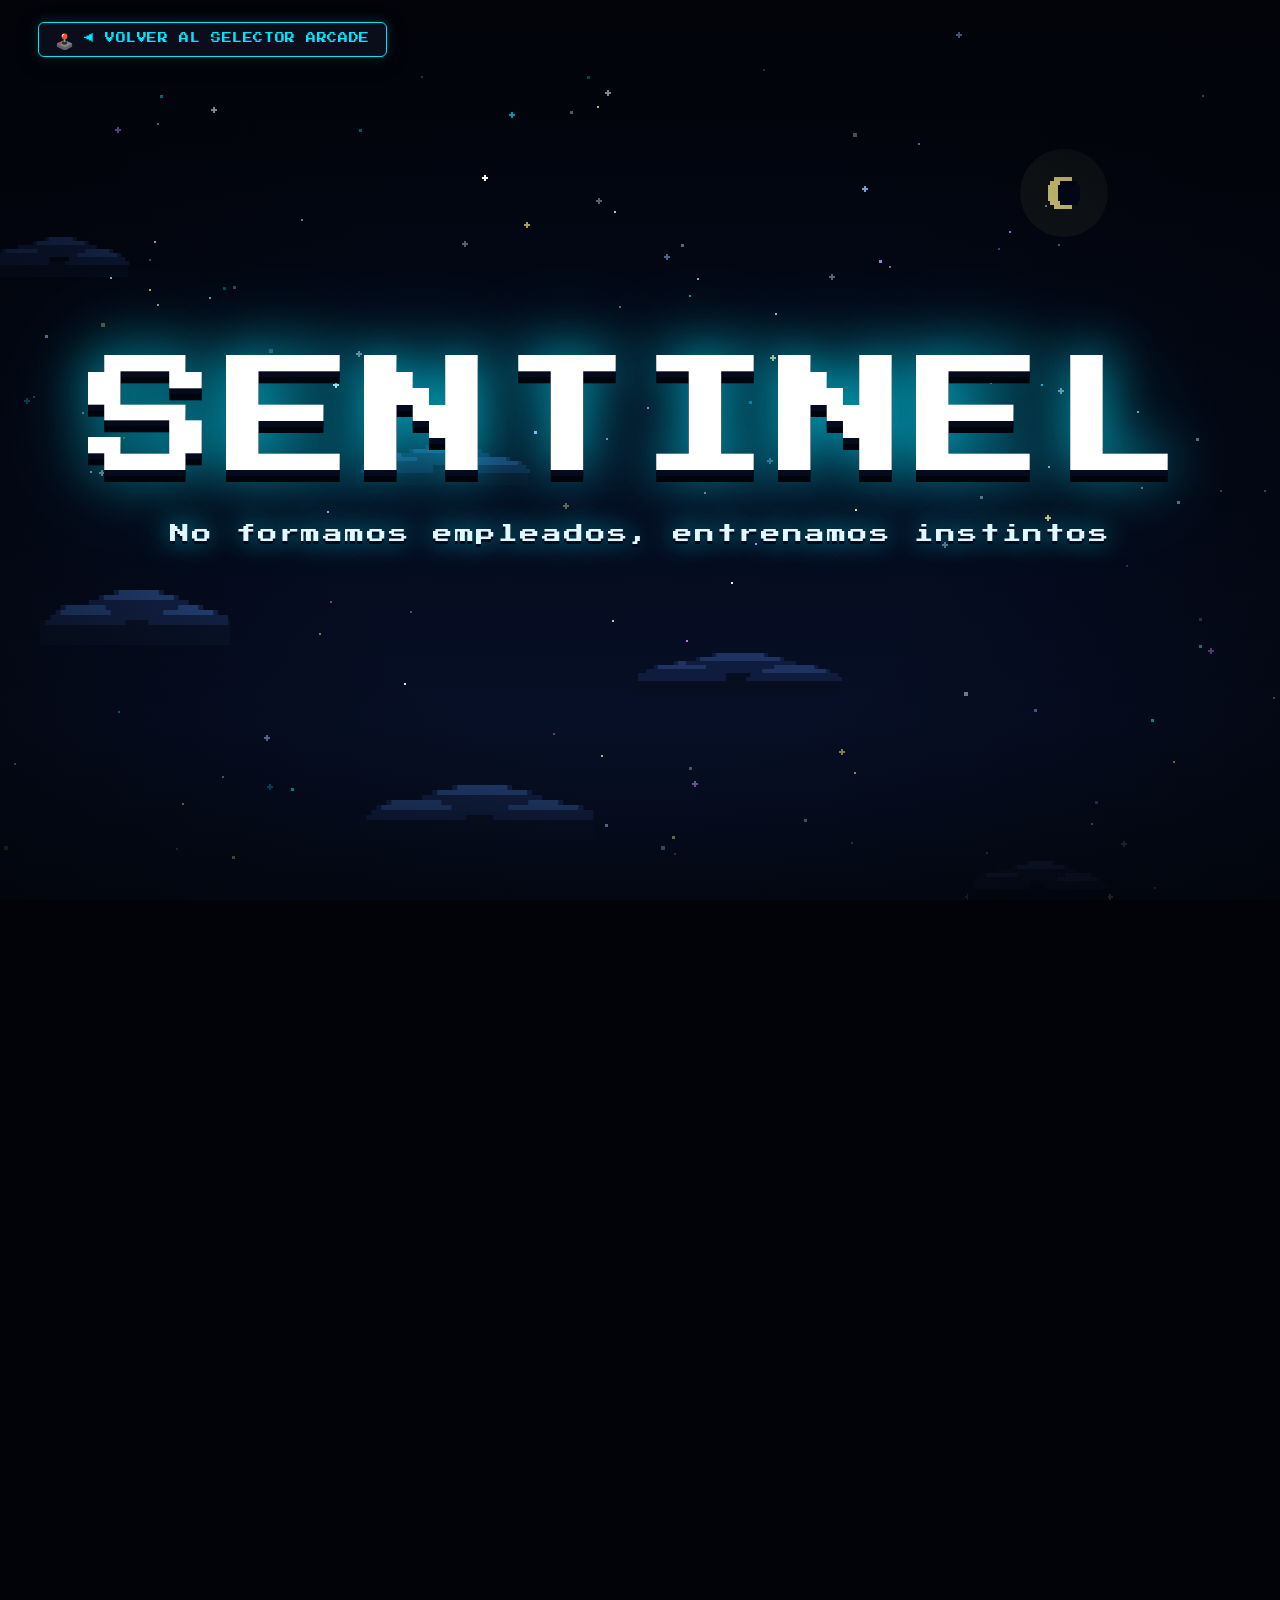
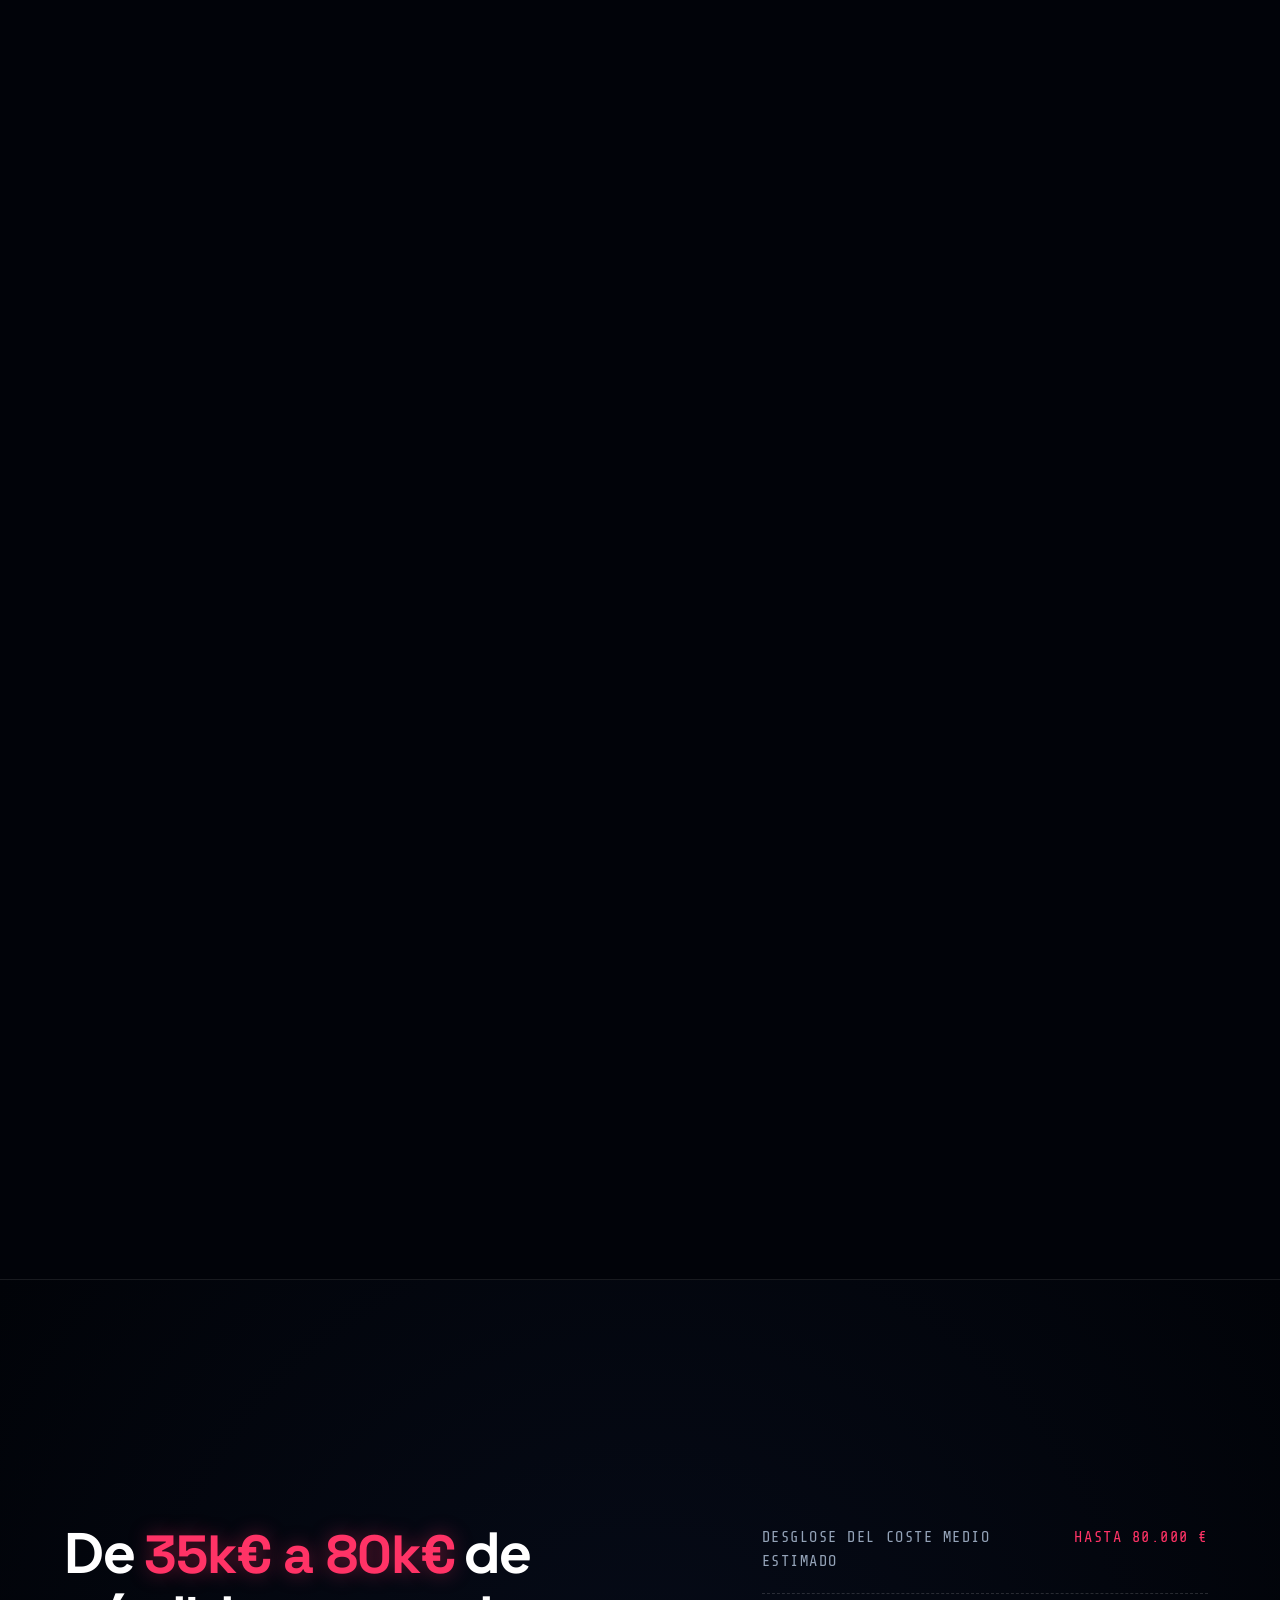
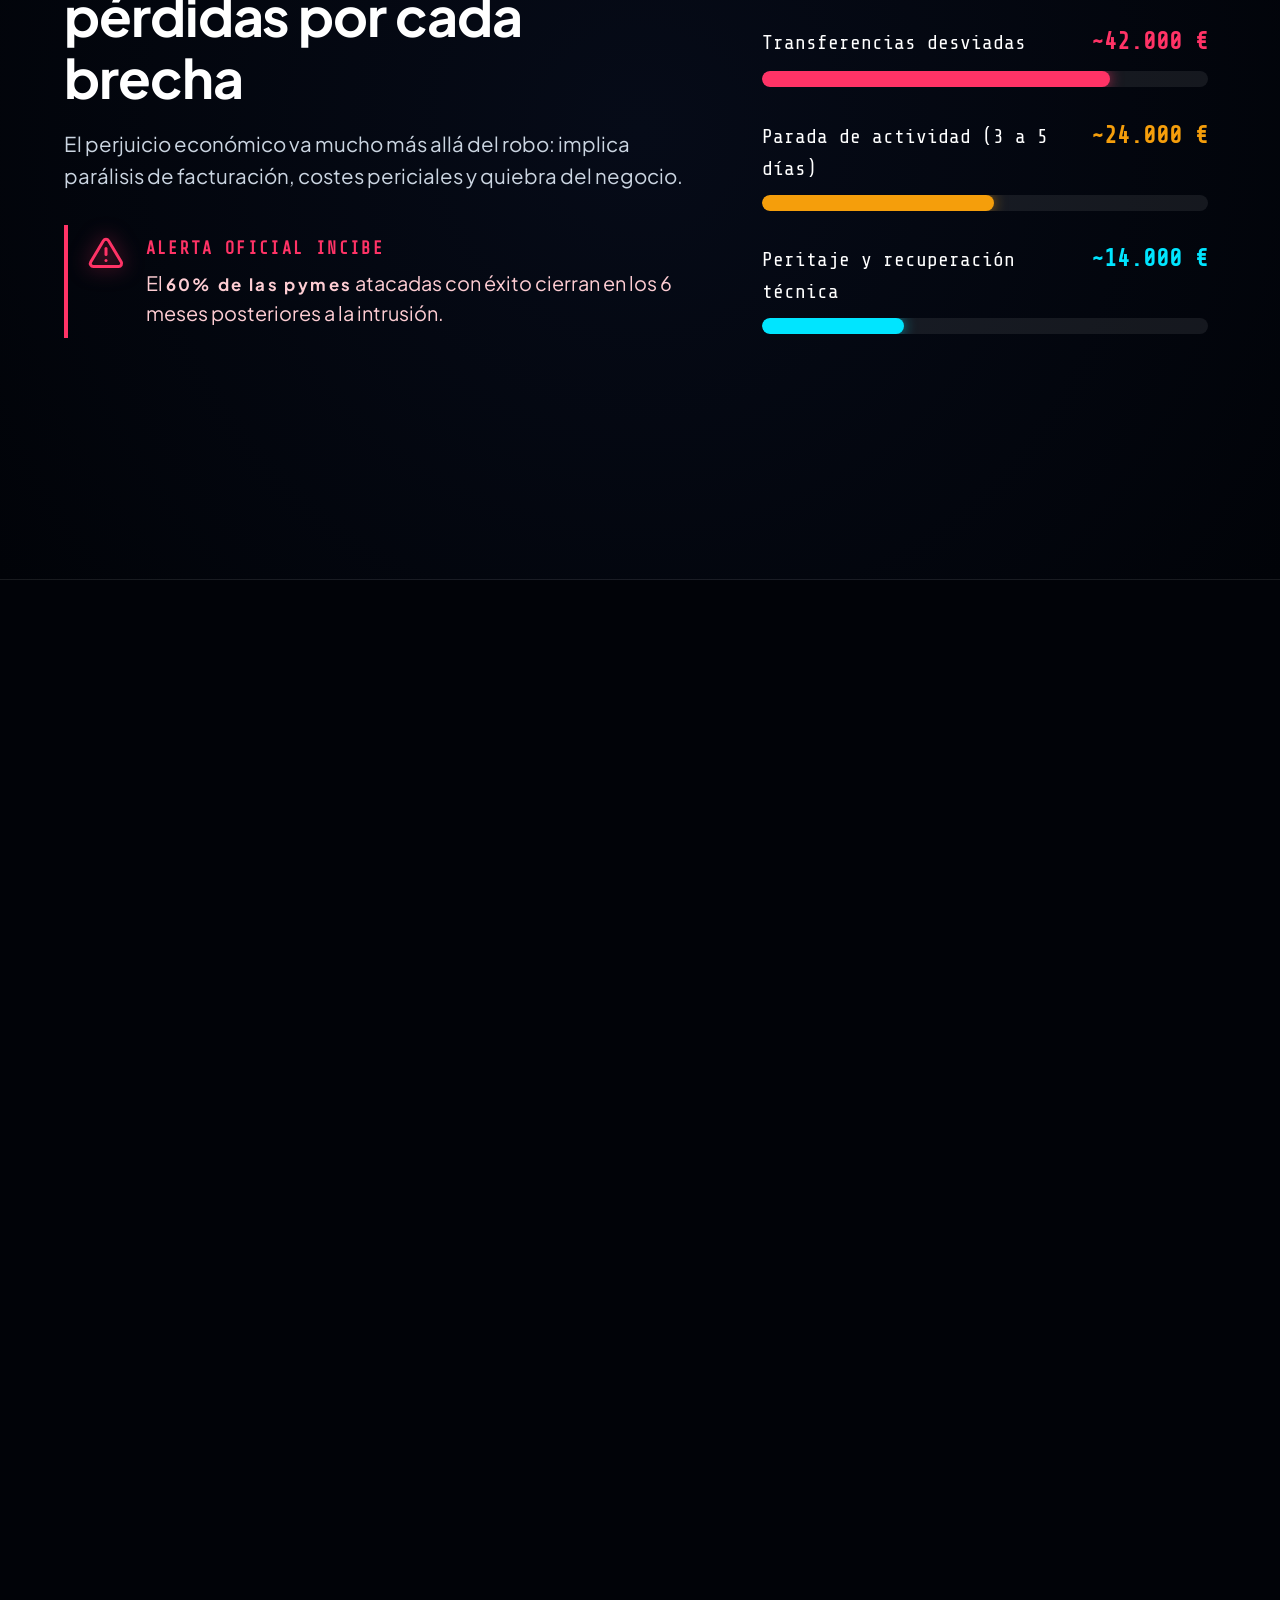
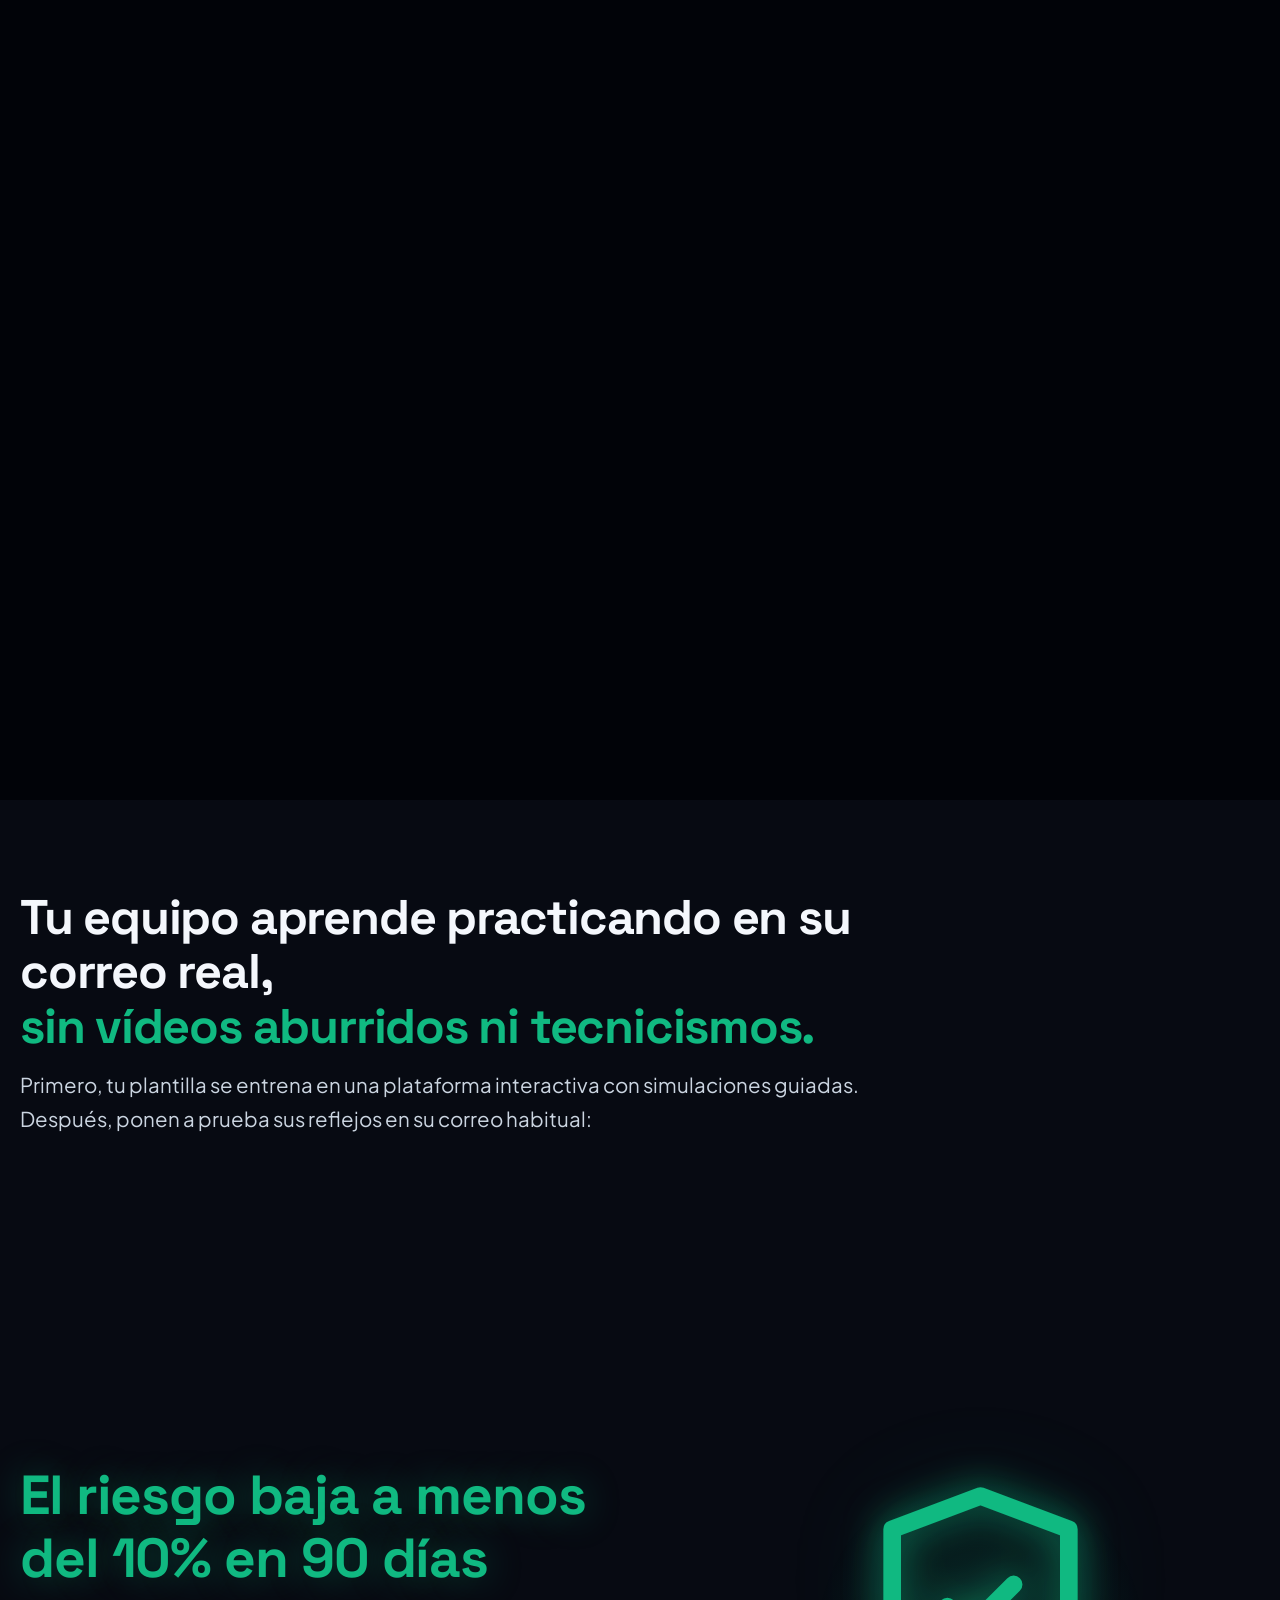
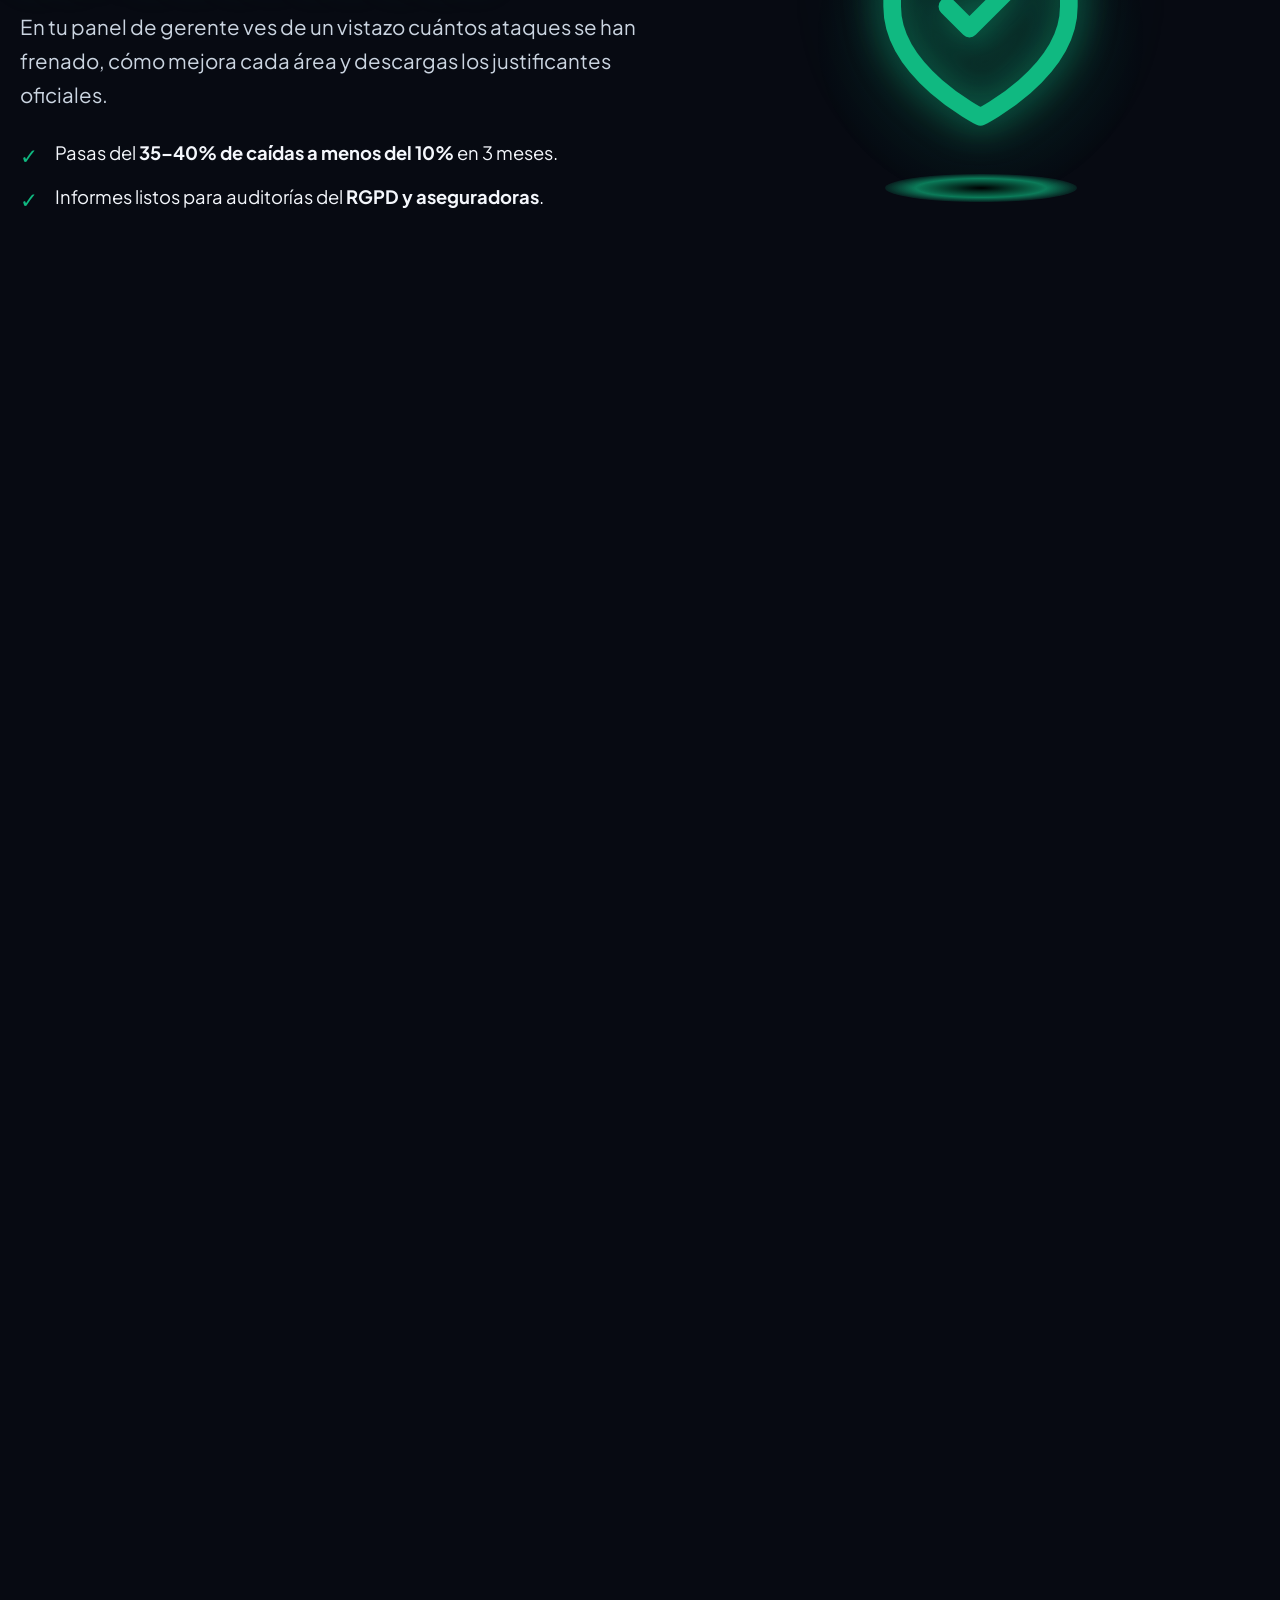
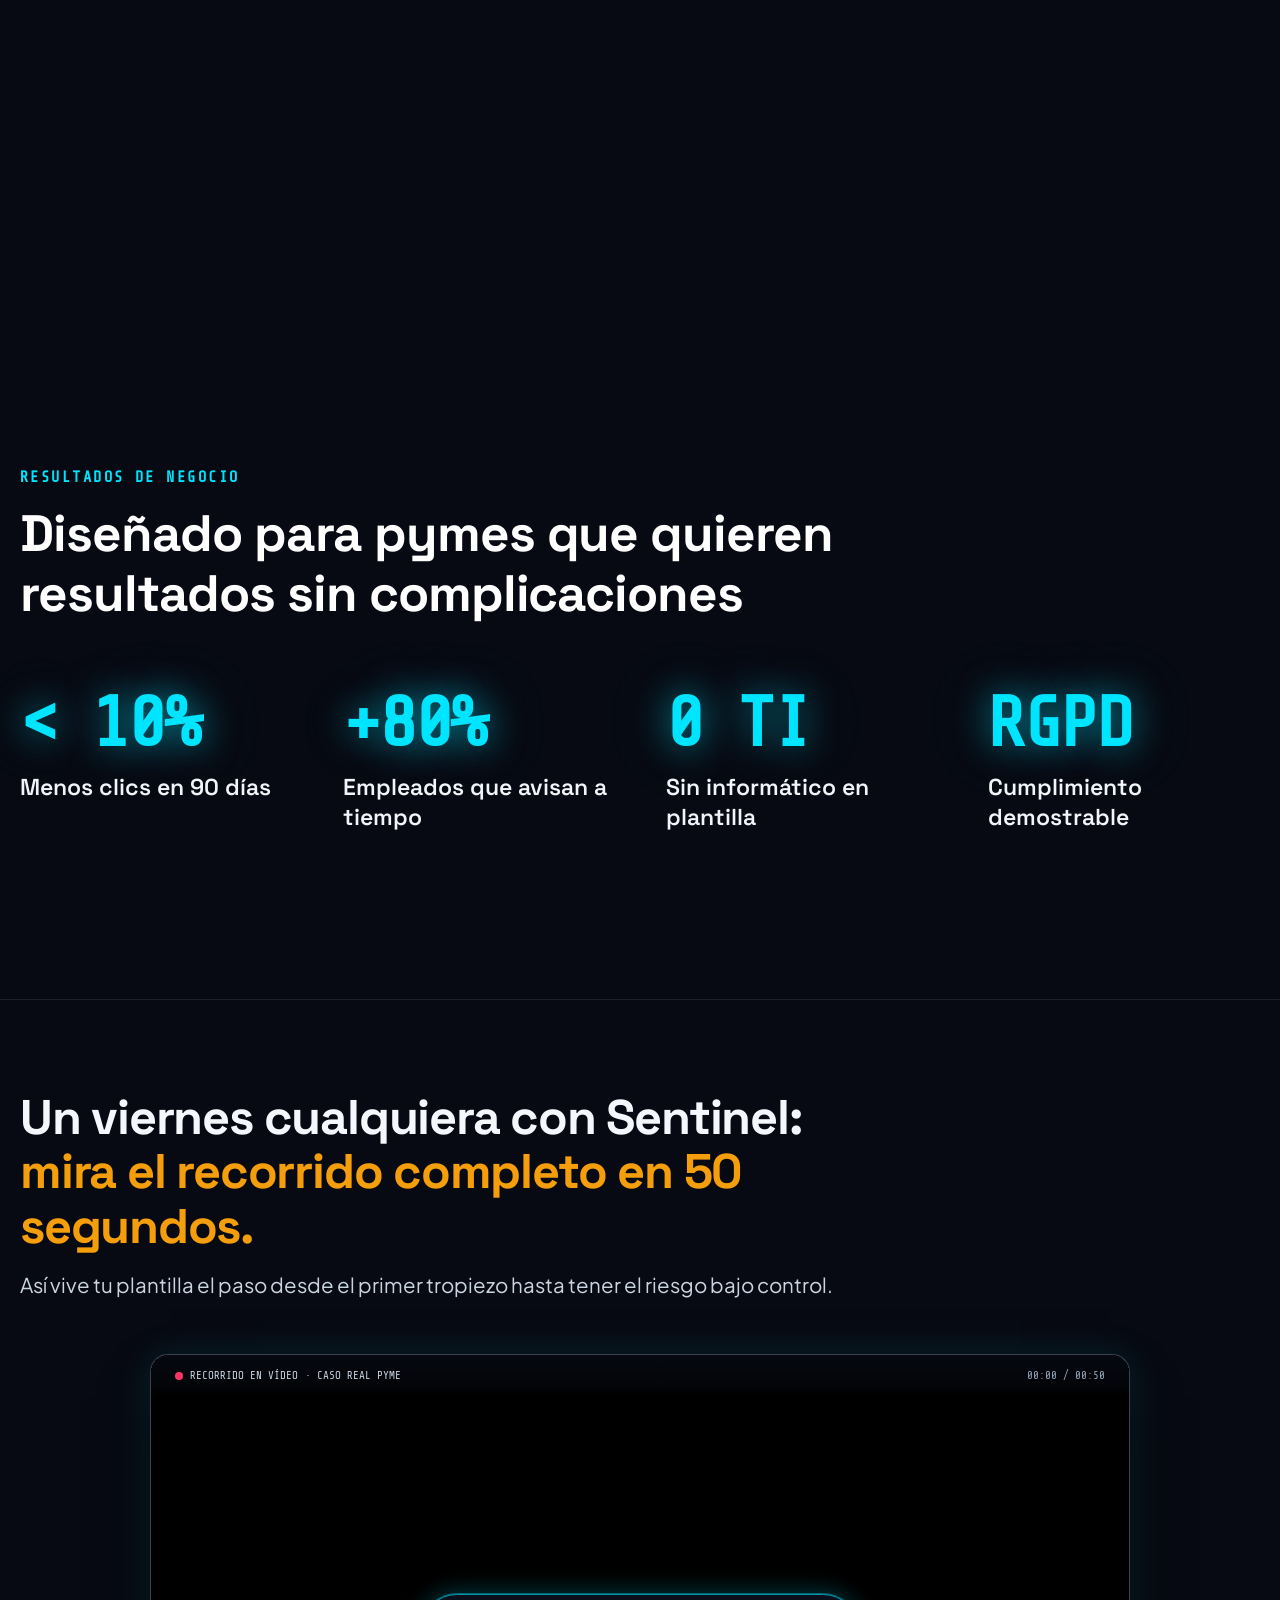
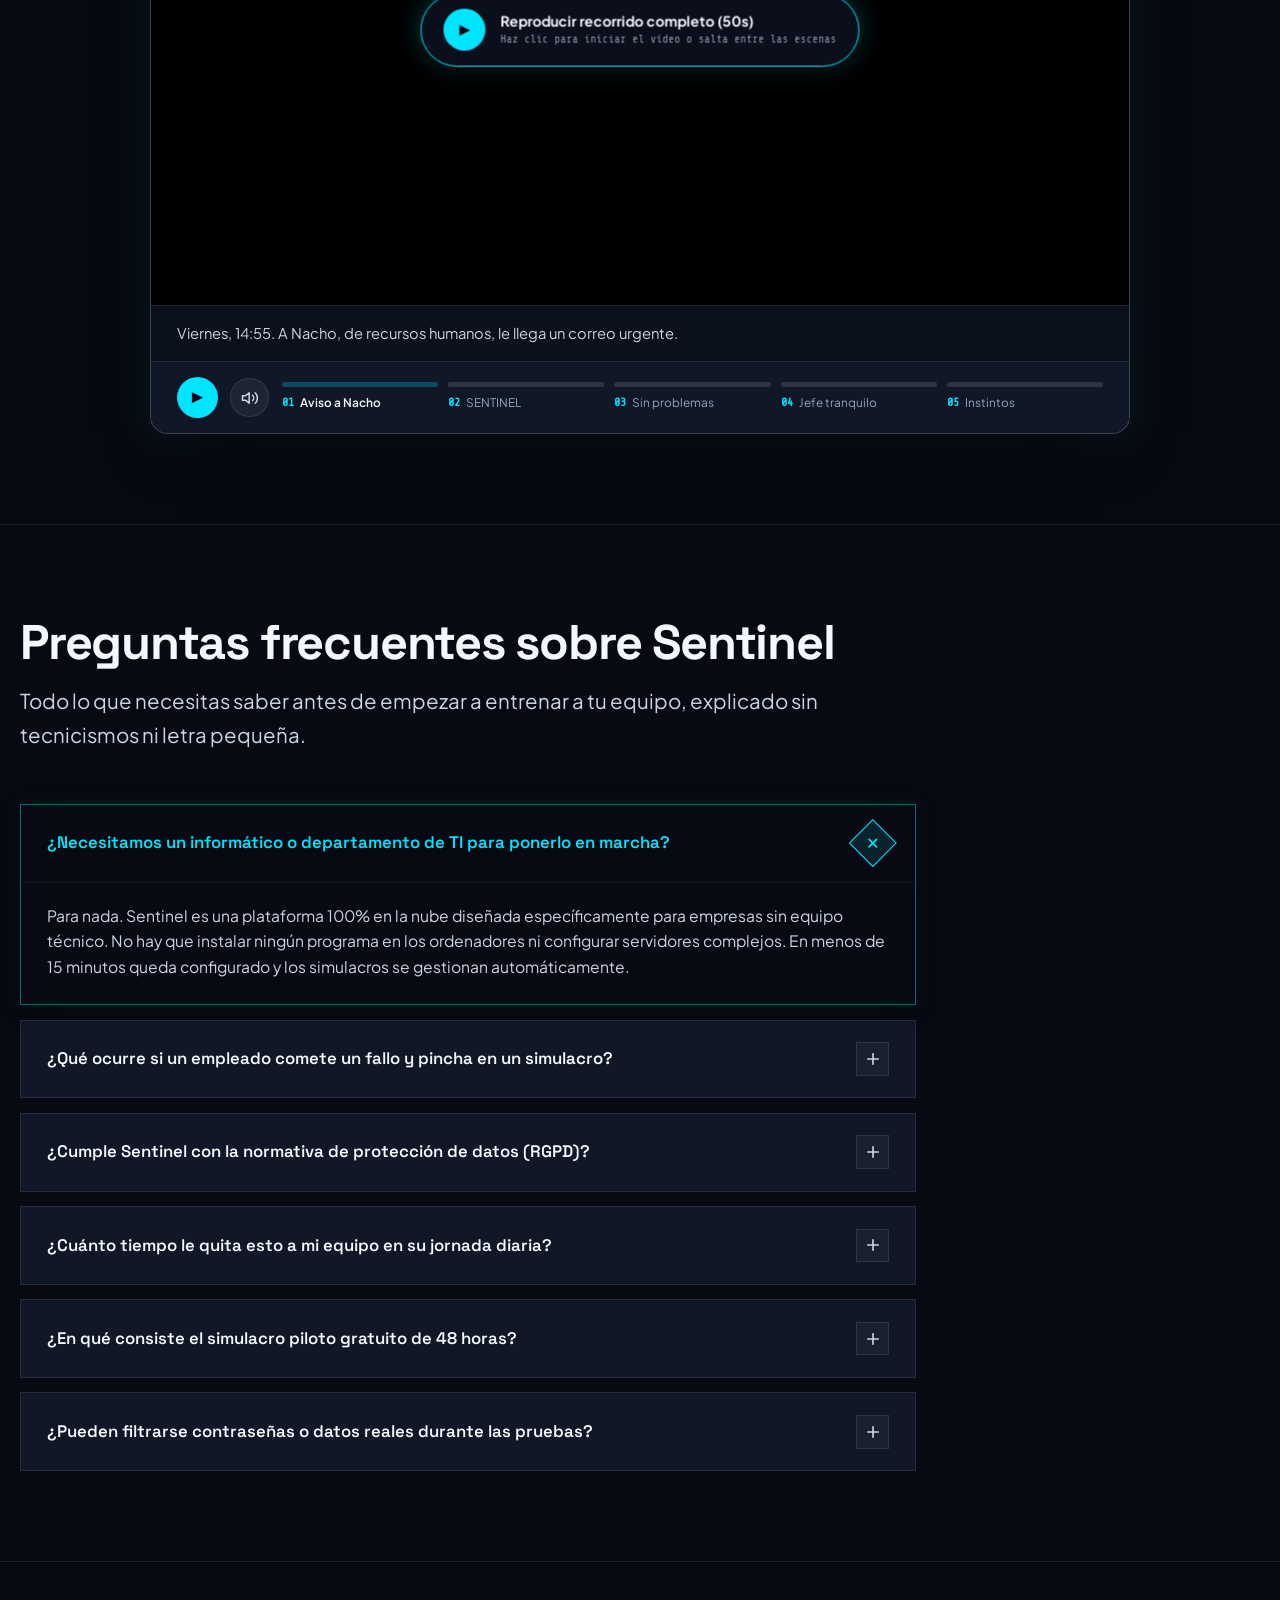
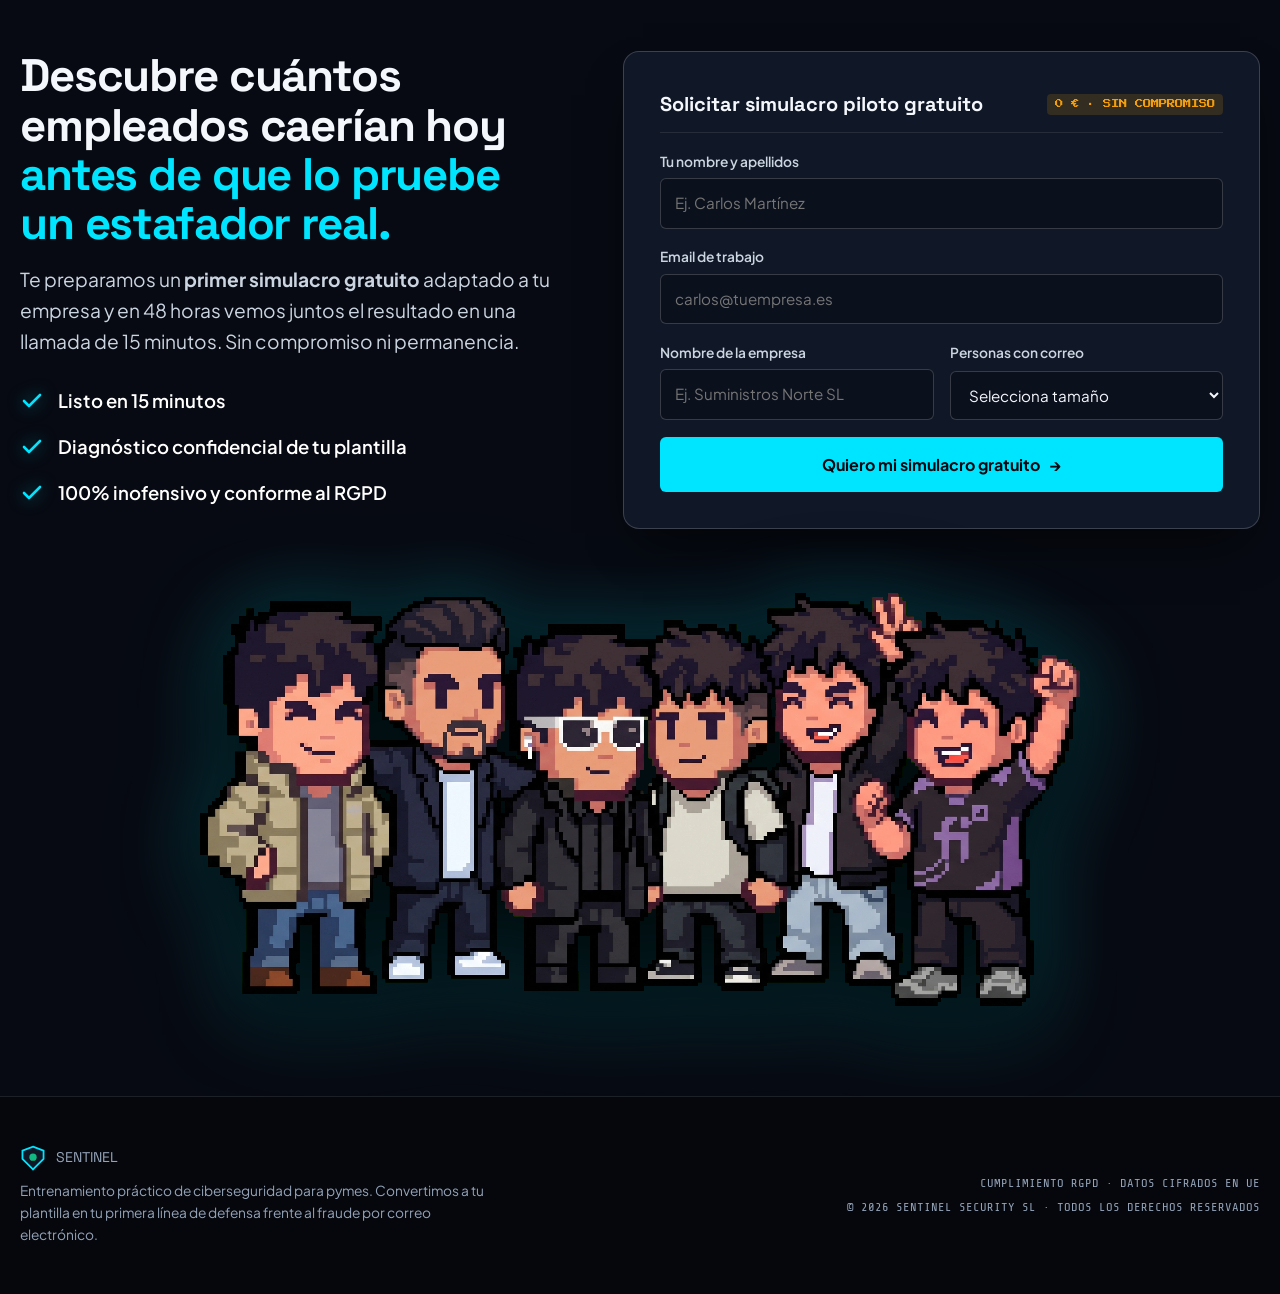
<file: Sprint2/index.html>
<!DOCTYPE html>
<html lang="es">

<head>
  <meta charset="UTF-8">
  <meta name="viewport" content="width=device-width, initial-scale=1">
  <title>Sentinel — Entrena a tu equipo frente a estafas por correo practicando</title>
  <meta name="description"
    content="Sentinel envía correos trampa inofensivos a tu plantilla. Quien cae aprende al instante; quien avisa suma puntos. Pasa del 40% de clics a menos del 10% en 90 días sin informático en plantilla.">
  <link rel="icon"
    href="data:image/svg+xml,<svg xmlns='http://www.w3.org/2000/svg' viewBox='0 0 32 32'><polygon points='16,2 29,7 29,17 16,30 3,17 3,7' fill='%230b101d' stroke='%2300e5ff' stroke-width='2.5'/><circle cx='16' cy='15' r='4.5' fill='%2310b981'/></svg>">

  <!-- Tipografías: Space Grotesk (Display), Plus Jakarta Sans (Body), Share Tech Mono (Telemetría), Press Start 2P (Detalles Arcade) -->
  <link rel="preconnect" href="https://fonts.googleapis.com">
  <link rel="preconnect" href="https://fonts.gstatic.com" crossorigin>
  <link
    href="https://fonts.googleapis.com/css2?family=Plus+Jakarta+Sans:wght@400;500;600;700&family=Press+Start+2P&family=Share+Tech+Mono&family=Space+Grotesk:wght@600;700&display=swap"
    rel="stylesheet">

  <link rel="stylesheet" href="styles.css?v=2">
</head>

<body>

  <!-- CAPA CRT SUTIL (DESACTIVADA POR DEFECTO PARA LECTURA IMPECABLE) -->
  <div id="crt-overlay" class="crt-overlay disabled" aria-hidden="true"></div>

  <!-- BARRA SUPERIOR DE RETORNO AL SELECTOR ARCADE -->
  <header class="onepage-arcade-topbar">
    <a href="../index.html" class="btn-return-arcade" title="Volver al Selector de Niveles Arcade">
      <span class="btn-return-icon" aria-hidden="true">🕹️</span>
      <span class="btn-return-text">◀ VOLVER AL SELECTOR ARCADE</span>
    </a>
  </header>

  <main id="main">

    <!-- ======================================================================
         HERO: ESCENA EN VIVO DE LOS 2 TRABAJADORES + RETO DEL CORREO TRAMPA
         ====================================================================== -->
    <!-- ======================================================================
         HERO: TRACK SCROLLYTELLING (CIELO ESTRELLADO NOCTURNO -> OFICINA CON SPRITES)
         ====================================================================== -->
    <section class="hero-section hero-zelda-section hero-scroll-track" id="hero" data-section="hero">

      <div class="hero-sticky-stage" id="hero-stage">
        <!-- LIENZO 2D DEL NIVEL (FONDO DINÁMICO: CIELO NOCTURNO PIXEL ART + OFICINA) -->
        <canvas id="zelda-game-canvas" class="zelda-game-canvas"
          aria-label="Nivel 2D interactivo con cielo estrellado pixel art y oficina con Mario, Iván, Nacho, Nicolás, Miguel y Alberto"></canvas>

        <!-- VIÑETA Y SCANLINES SUTILES PARA INTEGRACIÓN VISUAL -->
        <div class="zelda-viewport-vignette" aria-hidden="true"></div>

        <!-- CAPA SUPERPUESTA AL NIVEL (TÍTULO SENTINEL CON ESCALADO AL SCROLLEAR) -->
        <div class="hero-zelda-overlay" id="office-scene">

          <div class="hero-brand-clean" id="hero-brand">
            <h1 class="hero-pure-title font-arcade" id="hero-title">SENTINEL</h1>
            <p class="hero-pure-slogan font-arcade" id="hero-slogan">No formamos empleados, entrenamos instintos</p>
          </div>

        </div>
      </div>

    </section>

    <!-- ======================================================================
         01. EL PROBLEMA: EL CORREO ATRAVIESA EL ANTIVIRUS TRADICIONAL
         ====================================================================== -->
    <!-- ======================================================================
         01. EL PROBLEMA: CARRUSEL HORIZONTAL SCROLLYTELLING (3 ESCENAS PANTALLA COMPLETA)
         ====================================================================== -->
    <section class="problem-scrolly-section" id="problema" data-section="problema">

      <!-- Track vertical para scrollytelling suave con snap magnético -->
      <div class="problem-scroll-track" id="problem-track">

        <!-- Viewport sticky a pantalla completa fija (100vh) -->
        <div class="problem-sticky-stage" id="problem-stage" data-packet-dock="problem">

          <!-- Contenedor horizontal continuo que desliza las 3 escenas -->
          <div class="problem-carousel-slider" id="problem-slider">

            <!-- ================= ESCENA 1: ORIGEN DEL INCIDENTE ================= -->
            <article class="problem-fullscreen-scene scene-origin" data-scene-idx="0">
              <div class="p-scene-container">

                <div class="p-scene-content">
                  <h2 class="p-scene-title">
                    El <span class="highlight-cyan font-display">95%</span> de las brechas entran por una persona
                  </h2>
                  <p class="p-scene-lead">
                    No hace falta vulnerar un cortafuegos: basta un correo persuasivo para que un empleado con prisa
                    entregue el acceso a la empresa.
                  </p>

                  <div class="p-attack-vectors">
                    <div class="p-vector-card">
                      <svg class="p-vector-svg text-cyan" viewBox="0 0 24 24" fill="none" stroke="currentColor"
                        stroke-width="2" stroke-linecap="round" stroke-linejoin="round" aria-hidden="true">
                        <path d="M10 13a5 5 0 0 0 7.54.54l3-3a5 5 0 0 0-7.07-7.07l-1.72 1.71" />
                        <path d="M14 11a5 5 0 0 0-7.54-.54l-3 3a5 5 0 0 0 7.07 7.07l1.71-1.71" />
                      </svg>
                      <strong class="p-vector-label">Suplantación de Identidad</strong>
                    </div>
                    <div class="p-vector-card">
                      <svg class="p-vector-svg text-cyan" viewBox="0 0 24 24" fill="none" stroke="currentColor"
                        stroke-width="2" stroke-linecap="round" stroke-linejoin="round" aria-hidden="true">
                        <path d="M14 2H6a2 2 0 0 0-2 2v16a2 2 0 0 0 2 2h12a2 2 0 0 0 2-2V8z" />
                        <polyline points="14 2 14 8 20 8" />
                        <line x1="16" y1="13" x2="8" y2="13" />
                        <line x1="16" y1="17" x2="8" y2="17" />
                        <line x1="10" y1="9" x2="8" y2="9" />
                      </svg>
                      <strong class="p-vector-label">Factura con IBAN Falso</strong>
                    </div>
                    <div class="p-vector-card">
                      <svg class="p-vector-svg text-cyan" viewBox="0 0 24 24" fill="none" stroke="currentColor"
                        stroke-width="2" stroke-linecap="round" stroke-linejoin="round" aria-hidden="true">
                        <rect x="3" y="11" width="18" height="11" rx="2" ry="2" />
                        <path d="M7 11V7a5 5 0 0 1 10 0v4" />
                      </svg>
                      <strong class="p-vector-label">Robo de Credenciales</strong>
                    </div>
                  </div>
                </div>

                <!-- Gráfico Visual: Medidor Radial 95% vs 5% -->
                <div class="p-scene-visual">
                  <div class="p-radial-card">
                    <div class="p-donut-wrapper">
                      <svg class="p-donut-svg" viewBox="0 0 280 280"
                        aria-label="Gráfico de donut: 95% factor humano, 5% fallo técnico">
                        <circle class="p-donut-bg" cx="140" cy="140" r="95"></circle>
                        <circle class="p-donut-meter meter-cyan" cx="140" cy="140" r="95" stroke-dasharray="597"
                          stroke-dashoffset="30"></circle>
                      </svg>
                      <div class="p-donut-center">
                        <span class="p-donut-number font-display text-cyan">95%</span>
                        <span class="p-donut-sub font-mono">FACTOR HUMANO</span>
                      </div>
                    </div>

                    <div class="p-legend-bar font-mono">
                      <div class="p-leg-item">
                        <span class="p-leg-dot cyan"></span>
                        <strong class="text-cyan">95%</strong>
                        <span>Factor Humano</span>
                      </div>
                      <div class="p-leg-item">
                        <span class="p-leg-dot dim"></span>
                        <strong class="text-muted">5%</strong>
                        <span>Fallo Técnico</span>
                      </div>
                    </div>
                  </div>
                </div>

              </div>
            </article>

            <!-- ================= ESCENA 2: IMPACTO EN UNA PYME ================= -->
            <article class="problem-fullscreen-scene scene-impact" data-scene-idx="1">
              <div class="p-scene-container">

                <div class="p-scene-content">
                  <h2 class="p-scene-title">
                    De <span class="highlight-danger font-display nowrap">35k€ a 80k€</span> de pérdidas por cada brecha
                  </h2>
                  <p class="p-scene-lead">
                    El perjuicio económico va mucho más allá del robo: implica parálisis de facturación, costes
                    periciales y quiebra del negocio.
                  </p>

                  <div class="p-incibe-alert">
                    <svg class="alert-pulse-svg" viewBox="0 0 24 24" fill="none" stroke="currentColor" stroke-width="2"
                      stroke-linecap="round" stroke-linejoin="round" aria-hidden="true">
                      <path
                        d="M10.29 3.86L1.82 18a2 2 0 0 0 1.71 3h16.94a2 2 0 0 0 1.71-3L13.71 3.86a2 2 0 0 0-3.42 0z" />
                      <line x1="12" y1="9" x2="12" y2="13" />
                      <line x1="12" y1="17" x2="12.01" y2="17" />
                    </svg>
                    <div class="alert-text">
                      <strong class="font-mono text-danger">ALERTA OFICIAL INCIBE</strong>
                      <p>El <strong>60% de las pymes</strong> atacadas con éxito cierran en los 6 meses posteriores a la
                        intrusión.</p>
                    </div>
                  </div>
                </div>

                <!-- Gráfico Visual: Desglose Financiero con Barras Neón -->
                <div class="p-scene-visual">
                  <div class="p-financial-chart">
                    <div class="chart-header font-mono">
                      <span>DESGLOSE DEL COSTE MEDIO ESTIMADO</span>
                      <span class="text-danger nowrap">HASTA 80.000&nbsp;€</span>
                    </div>

                    <div class="financial-bars-stack font-mono">
                      <div class="fin-bar-item">
                        <div class="fin-bar-labels">
                          <span>Transferencias desviadas</span>
                          <strong class="text-danger nowrap">~42.000&nbsp;€</strong>
                        </div>
                        <div class="fin-track">
                          <div class="fin-fill danger" style="width: 78%;"></div>
                        </div>
                      </div>

                      <div class="fin-bar-item">
                        <div class="fin-bar-labels">
                          <span>Parada de actividad (3 a 5 días)</span>
                          <strong class="text-gold nowrap">~24.000&nbsp;€</strong>
                        </div>
                        <div class="fin-track">
                          <div class="fin-fill gold" style="width: 52%;"></div>
                        </div>
                      </div>

                      <div class="fin-bar-item">
                        <div class="fin-bar-labels">
                          <span>Peritaje y recuperación técnica</span>
                          <strong class="text-cyan nowrap">~14.000&nbsp;€</strong>
                        </div>
                        <div class="fin-track">
                          <div class="fin-fill cyan" style="width: 32%;"></div>
                        </div>
                      </div>
                    </div>
                  </div>
                </div>

              </div>
            </article>

            <!-- ================= ESCENA 3: FORMACIÓN TRADICIONAL ================= -->
            <article class="problem-fullscreen-scene scene-training" data-scene-idx="2">
              <div class="p-scene-container">

                <div class="p-scene-content">
                  <h2 class="p-scene-title">
                    <span class="highlight-gold font-display">0% de eficacia</span> con cursos teóricos en vídeo
                  </h2>
                  <p class="p-scene-lead">
                    Los cursos anuales de una hora se ven por obligación y se olvidan a la semana. En una situación de
                    estrés laboral, la teoría no activa reflejos.
                  </p>

                  <div class="p-training-contrast font-mono">
                    <div class="contrast-col bad">
                      <span class="contrast-title text-danger">
                        <svg class="contrast-icon" viewBox="0 0 24 24" fill="none" stroke="currentColor"
                          stroke-width="2.5" stroke-linecap="round" stroke-linejoin="round" aria-hidden="true">
                          <line x1="18" y1="6" x2="6" y2="18"></line>
                          <line x1="6" y1="6" x2="18" y2="18"></line>
                        </svg>
                        CURSOS EN VÍDEO
                      </span>
                      <p>Vídeo de 1h al año.<br>Se olvida en 7 días.<br>0 reflejo bajo presión.</p>
                    </div>
                    <div class="contrast-col good">
                      <span class="contrast-title text-green">
                        <svg class="contrast-icon" viewBox="0 0 24 24" fill="none" stroke="currentColor"
                          stroke-width="2.5" stroke-linecap="round" stroke-linejoin="round" aria-hidden="true">
                          <polyline points="20 6 9 17 4 12"></polyline>
                        </svg>
                        MÉTODO SENTINEL
                      </span>
                      <p>Práctica en bandeja real.<br>Hábito reflejo continuo.<br>Riesgo &lt; 10% en 90 días.</p>
                    </div>
                  </div>
                </div>

                <!-- Gráfico Visual: Curva del Olvido y Fallo Flotante -->
                <div class="p-scene-visual">
                  <div class="p-forgetting-visual font-mono">

                    <div class="f-curve-header">
                      <span class="f-curve-title">LA CURVA DEL OLVIDO: DE LA TEORÍA AL FALLO</span>
                    </div>

                    <div class="f-curve-canvas-wrap">
                      <svg class="f-curve-svg" viewBox="0 0 660 270"
                        aria-label="Curva interactiva del olvido: toca los puntos para explorar cómo cae la retención del 100% al 0%">
                        <defs>
                          <linearGradient id="f-stroke-grad" x1="0%" y1="0%" x2="100%" y2="0%">
                            <stop offset="0%" stop-color="#f59e0b" />
                            <stop offset="38%" stop-color="#fbbf24" />
                            <stop offset="72%" stop-color="#ff3366" />
                            <stop offset="100%" stop-color="#ef4444" />
                          </linearGradient>

                          <linearGradient id="f-fill-grad" x1="0%" y1="0%" x2="0%" y2="100%">
                            <stop offset="0%" stop-color="#f59e0b" stop-opacity="0.28" />
                            <stop offset="55%" stop-color="#ff3366" stop-opacity="0.10" />
                            <stop offset="100%" stop-color="#ff3366" stop-opacity="0" />
                          </linearGradient>

                          <filter id="f-neon-glow" x="-20%" y="-20%" width="140%" height="140%">
                            <feGaussianBlur stdDeviation="4" result="coloredBlur" />
                            <feMerge>
                              <feMergeNode in="coloredBlur" />
                              <feMergeNode in="SourceGraphic" />
                            </feMerge>
                          </filter>
                        </defs>

                        <!-- Ejes y marcas horizontales de porcentaje más grandes y nítidas -->
                        <line x1="55" y1="42" x2="635" y2="42" stroke="rgba(245, 158, 11, 0.25)"
                          stroke-dasharray="4 5" />
                        <text x="44" y="47" fill="rgba(245, 158, 11, 0.85)" font-size="14" font-weight="700"
                          text-anchor="end">100%</text>

                        <line x1="55" y1="130" x2="635" y2="130" stroke="rgba(255, 255, 255, 0.1)"
                          stroke-dasharray="4 5" />
                        <text x="44" y="135" fill="rgba(255, 255, 255, 0.45)" font-size="14" font-weight="700"
                          text-anchor="end">50%</text>

                        <line x1="55" y1="218" x2="635" y2="218" stroke="rgba(255, 51, 102, 0.3)"
                          stroke-dasharray="4 5" />
                        <text x="44" y="223" fill="rgba(255, 51, 102, 0.85)" font-size="14" font-weight="700"
                          text-anchor="end">0%</text>

                        <!-- Área sombreada bajo la curva descendente -->
                        <path class="f-area-path"
                          d="M 85 42 C 175 52, 230 188, 330 204 C 420 220, 490 218, 580 218 L 580 248 L 85 248 Z"
                          fill="url(#f-fill-grad)" />

                        <!-- Trazado de la curva del olvido -->
                        <path class="f-curve-stroke" d="M 85 42 C 175 52, 230 188, 330 204 C 420 220, 490 218, 580 218"
                          fill="none" stroke="url(#f-stroke-grad)" stroke-width="5" stroke-linecap="round"
                          filter="url(#f-neon-glow)" />

                        <!-- Indicadores de tiempo y flechas con texto más grande -->
                        <text x="180" y="122" fill="rgba(255, 255, 255, 0.6)" font-size="13" font-weight="600"
                          letter-spacing="1.5">7 DÍAS DE RUTINA &darr;</text>
                        <!-- Indicador de momento crítico sobre la recta final -->
                        <text x="415" y="196" fill="rgba(255, 51, 102, 0.8)" font-size="13" font-weight="600"
                          letter-spacing="1.5">ATAQUE REAL &darr;</text>

                        <!-- Índice cronológico situado abajo de la gráfica -->
                        <line x1="330" y1="218" x2="330" y2="234" stroke="rgba(255, 255, 255, 0.25)"
                          stroke-dasharray="2 2" />
                        <text x="330" y="254" text-anchor="middle" fill="rgba(255, 255, 255, 0.75)" font-size="12.5"
                          font-weight="600" letter-spacing="1.4">7 DÍAS DE RUTINA &darr;</text>

                        <!-- Puntos interactivos que muestran la información al tocarlos y avanzan cada 5s -->
                        <!-- Nodo 0: Día 1 -->
                        <g class="f-interactive-node is-active node-gold" data-curve-node="0" role="button" tabindex="0"
                          aria-label="Punto 1: Día 1 - 100% Visto">
                          <circle cx="85" cy="42" r="32" class="f-node-hitbox" fill="transparent" />
                          <circle cx="85" cy="42" r="16" class="f-node-ping" />
                          <circle cx="85" cy="42" r="14" class="f-node-halo" />
                          <circle cx="85" cy="42" r="7.5" class="f-node-core" />
                          <circle cx="85" cy="42" r="2.5" class="f-node-dot" fill="#ffffff" />
                        </g>

                        <!-- Nodo 1: Día 7 -->
                        <g class="f-interactive-node node-cyan" data-curve-node="1" role="button" tabindex="0"
                          aria-label="Punto 2: Día 7 - Menos del 5% de Retención">
                          <circle cx="330" cy="204" r="32" class="f-node-hitbox" fill="transparent" />
                          <circle cx="330" cy="204" r="16" class="f-node-ping" />
                          <circle cx="330" cy="204" r="14" class="f-node-halo" />
                          <circle cx="330" cy="204" r="7.5" class="f-node-core" />
                          <circle cx="330" cy="204" r="2.5" class="f-node-dot" fill="#ffffff" />
                        </g>

                        <!-- Nodo 2: Ataque Real -->
                        <g class="f-interactive-node node-danger" data-curve-node="2" role="button" tabindex="0"
                          aria-label="Punto 3: Ataque Real - 0% de Reflejo">
                          <circle cx="580" cy="218" r="32" class="f-node-hitbox" fill="transparent" />
                          <circle cx="580" cy="218" r="16" class="f-node-ping" />
                          <circle cx="580" cy="218" r="14" class="f-node-halo" />
                          <circle cx="580" cy="218" r="7.5" class="f-node-core" />
                          <circle cx="580" cy="218" r="2.5" class="f-node-dot" fill="#ffffff" />
                        </g>
                      </svg>
                    </div>

                    <!-- Bloque de texto interactivo dinámico (cambia según el punto activo o cada 5 segundos) -->
                    <div class="f-narrative-container font-mono" id="f-narrative-container" aria-live="polite">

                      <!-- Hito 0: Día 1 -->
                      <div class="f-narrative-card is-active gold" data-narrative-idx="0">
                        <div class="f-narrative-body">
                          <div class="f-narrative-top">
                            <span class="f-narrative-tag">DÍA 1</span>
                          </div>
                          <div class="f-narrative-stat">100% VISTO</div>
                          <p class="f-narrative-desc">Vídeo anual de 1 hora visto por obligación y con prisa.</p>
                        </div>
                      </div>

                      <!-- Hito 1: Día 7 -->
                      <div class="f-narrative-card cyan" data-narrative-idx="1">
                        <div class="f-narrative-body">
                          <div class="f-narrative-top">
                            <span class="f-narrative-tag">DÍA 7</span>
                          </div>
                          <div class="f-narrative-stat">&lt; 5% RETENCIÓN</div>
                          <p class="f-narrative-desc">Olvido casi total: la rutina y la carga diaria borran la teoría.
                          </p>
                        </div>
                      </div>

                      <!-- Hito 2: Ataque -->
                      <div class="f-narrative-card danger" data-narrative-idx="2">
                        <div class="f-narrative-body">
                          <div class="f-narrative-top">
                            <span class="f-narrative-tag">ATAQUE</span>
                          </div>
                          <div class="f-narrative-stat">0% REFLEJO</div>
                          <p class="f-narrative-desc">Clic accidental: bajo presión y prisas, la teoría no activa
                            reflejos.</p>
                        </div>
                      </div>

                    </div>

                  </div>
                </div>

              </div>
            </article>

          </div>

        </div>

      </div>

    </section>

    <!-- ======================================================================
         02. LA SOLUCIÓN: SCROLLYTELLING STICKY (EL ESCUDO INTERCEPTA EL CORREO)
         ====================================================================== -->
    <section class="section-solution" id="solucion" data-section="solucion">
      <div class="wrap">

        <div class="section-header">
          <h2 class="section-title">
            Tu equipo aprende practicando en su correo real, <br>
            <span class="text-green">sin vídeos aburridos ni tecnicismos.</span>
          </h2>
          <p class="section-lead">
            Primero, tu plantilla se entrena en una plataforma interactiva con simulaciones guiadas. Después, ponen a
            prueba sus reflejos en su correo habitual:
          </p>
        </div>

        <!-- CONTENEDOR STICKY DE SCROLLYTELLING A PANTALLA COMPLETA (5 ESCENAS) -->
        <div class="scrolly-solution-track" id="solution-track">
          <div class="scrolly-solution-sticky" data-packet-dock="solution">

            <!-- Escena a pantalla completa: Información a la izquierda + Gran Icono Flotante a la derecha -->
            <div class="solution-stage-grid" data-active-step="0">

              <!-- Izquierda: Información clara, grande y directamente sobre el fondo -->
              <div class="solution-cards-stack">
                <div class="sol-panels-viewport">

                  <!-- Paso 1: Plataforma Educativa y Simulaciones (Morado) -->
                  <article class="sol-step-panel is-active" data-panel="0">
                    <h3 class="sol-title-purple">Plataforma educativa con simulaciones interactivas</h3>
                    <p>
                      Antes de recibir simulacros sorpresa, tu plantilla accede a un entorno formativo donde aprende la
                      teoría aplicada: infografías claras, casos reales de ciberestafas y simuladores guiados.
                    </p>
                    <ul class="sol-check-list">
                      <li>Píldoras interactivas de 3 minutos adaptadas al ritmo de trabajo diario.</li>
                      <li>Simuladores paso a paso para entrenar el ojo crítico sin tecnicismos ni exámenes aburridos.
                      </li>
                    </ul>
                  </article>

                  <!-- Paso 2: Correo (Azul) -->
                  <article class="sol-step-panel" data-panel="1">
                    <h3 class="sol-title-blue">Llega un correo trampa inofensivo</h3>
                    <p>
                      Tu equipo recibe en su bandeja habitual un correo que imita una estafa real en España: una factura
                      urgente, un paquete retenido o un aviso del banco.
                    </p>
                    <ul class="sol-check-list">
                      <li>Adaptado al puesto de cada persona (administración, compras, ventas).</li>
                      <li>100% seguro: ningún dato sale de tu empresa ni instala nada.</li>
                    </ul>
                  </article>

                  <!-- Paso 3: Virus (Naranja) -->
                  <article class="sol-step-panel" data-panel="2">
                    <h3 class="sol-title-orange">Si alguien cae, lo entiende al instante</h3>
                    <p>
                      Si un empleado hace clic, no hay virus ni broncas. En ese mismo segundo ve qué habría perdido la
                      empresa y las 3 pistas que delataban el engaño.
                    </p>
                    <ul class="sol-check-list">
                      <li>Ese pequeño susto en caliente se recuerda 10 veces más que un vídeo.</li>
                      <li>Explicado en 20 segundos con lenguaje visual y directo.</li>
                    </ul>
                  </article>

                  <!-- Paso 4: Rayo (Amarillo) -->
                  <article class="sol-step-panel" data-panel="3">
                    <h3 class="sol-title-yellow">Si lo detecta, avisa en 1 clic y gana +50 XP</h3>
                    <p>
                      Cuando alguien sospecha de un correo, pulsa el botón de Sentinel. Si acierta, suma puntos para su
                      departamento y protege al resto del equipo.
                    </p>
                    <ul class="sol-check-list">
                      <li>Más de un <strong>80% de participación y avisos</strong> en la plantilla.</li>
                      <li>Convierte a tus empleados en el mejor cortafuegos de la empresa.</li>
                    </ul>
                  </article>

                  <!-- Paso 5: Escudo (Verde) -->
                  <article class="sol-step-panel" data-panel="4">
                    <h3 class="sol-title-green">El riesgo baja a menos del 10% en 90 días</h3>
                    <p>
                      En tu panel de gerente ves de un vistazo cuántos ataques se han frenado, cómo mejora cada área y
                      descargas los justificantes oficiales.
                    </p>
                    <ul class="sol-check-list">
                      <li>Pasas del <strong>35–40% de caídas a menos del 10%</strong> en 3 meses.</li>
                      <li>Informes listos para auditorías del <strong>RGPD y aseguradoras</strong>.</li>
                    </ul>
                  </article>

                </div>
              </div>

              <!-- Derecha: Gran Objeto / Icono Flotante siempre en la misma posición -->
              <div class="solution-visualizer-box" id="solution-visualizer" data-step-state="0">
                <div class="vis-stage">

                  <!-- Objeto 1: Mockup Flotante Plataforma Educativa (Morado) -->
                  <div class="vis-card is-active" data-vis="0">
                    <div class="holo-object-wrap theme-purple holo-mockup-wrap">
                      <div class="holo-floating-icon holo-floating-mockup">
                        <a href="https://syroko8.github.io/" target="_blank" rel="noopener noreferrer"
                          class="platform-mockup-wrap platform-mockup-link"
                          aria-label="Abrir la plataforma educativa interactiva Sentinel en syroko8.github.io (abre en nueva pestaña)">
                          <div class="platform-mockup-header">
                            <span class="mockup-dot red"></span>
                            <span class="mockup-dot yellow"></span>
                            <span class="mockup-dot green"></span>
                            <span class="mockup-badge">PLATAFORMA EDUCATIVA SENTINEL · ENTORNO DE SIMULACIÓN</span>
                          </div>
                          <img src="../assets/img/sentinelMVP.png"
                            alt="Interfaz de la plataforma educativa interactiva Sentinel con simulaciones"
                            class="platform-mockup-img" />
                        </a>
                      </div>
                      <div class="holo-floor-shadow" aria-hidden="true"></div>
                    </div>
                  </div>

                  <!-- Icono 2: Correo / Carta (Azul) -->
                  <div class="vis-card" data-vis="1">
                    <div class="holo-object-wrap theme-blue">
                      <div class="holo-floating-icon">
                        <svg class="holo-svg" viewBox="0 0 24 24" fill="none" stroke="currentColor" stroke-width="1.6"
                          stroke-linecap="round" stroke-linejoin="round" aria-hidden="true">
                          <rect x="2" y="4" width="20" height="16" rx="2.5"></rect>
                          <path d="m22 7-10 7L2 7"></path>
                        </svg>
                      </div>
                      <div class="holo-floor-shadow" aria-hidden="true"></div>
                    </div>
                  </div>

                  <!-- Icono 3: Virus (Naranja) -->
                  <div class="vis-card" data-vis="2">
                    <div class="holo-object-wrap theme-orange">
                      <div class="holo-floating-icon">
                        <svg class="holo-svg" viewBox="0 0 24 24" fill="none" stroke="currentColor" stroke-width="1.6"
                          stroke-linecap="round" stroke-linejoin="round" aria-hidden="true">
                          <circle cx="12" cy="12" r="5.5"></circle>
                          <circle cx="10.2" cy="10.8" r="0.8" fill="currentColor"></circle>
                          <circle cx="13.8" cy="10.8" r="0.8" fill="currentColor"></circle>
                          <path d="M9.8 14.2c1.2-.8 3.2-.8 4.4 0"></path>
                          <path d="M12 2v4.5"></path>
                          <path d="M10 2h4"></path>
                          <path d="M12 17.5V22"></path>
                          <path d="M10 22h4"></path>
                          <path d="M2 12h4.5"></path>
                          <path d="M2 10v4"></path>
                          <path d="M17.5 12H22"></path>
                          <path d="M22 10v4"></path>
                          <path d="m4.93 4.93 3.18 3.18"></path>
                          <path d="m3.5 6.3 2.8-2.8"></path>
                          <path d="m15.89 15.89 3.18 3.18"></path>
                          <path d="m17.7 20.5 2.8-2.8"></path>
                          <path d="m19.07 4.93-3.18 3.18"></path>
                          <path d="m17.7 3.5 2.8 2.8"></path>
                          <path d="m8.11 15.89-3.18 3.18"></path>
                          <path d="m6.3 20.5-2.8-2.8"></path>
                        </svg>
                      </div>
                      <div class="holo-floor-shadow" aria-hidden="true"></div>
                    </div>
                  </div>

                  <!-- Icono 4: Rayo (Amarillo) -->
                  <div class="vis-card" data-vis="3">
                    <div class="holo-object-wrap theme-yellow">
                      <div class="holo-floating-icon">
                        <svg class="holo-svg" viewBox="0 0 24 24" fill="none" stroke="currentColor" stroke-width="1.6"
                          stroke-linecap="round" stroke-linejoin="round" aria-hidden="true">
                          <polygon points="13 2 3 14 12 14 11 22 21 10 12 10 13 2"></polygon>
                        </svg>
                      </div>
                      <div class="holo-floor-shadow" aria-hidden="true"></div>
                    </div>
                  </div>

                  <!-- Icono 5: Escudo (Verde) -->
                  <div class="vis-card" data-vis="4">
                    <div class="holo-object-wrap theme-green">
                      <div class="holo-floating-icon">
                        <svg class="holo-svg" viewBox="0 0 24 24" fill="none" stroke="currentColor" stroke-width="1.6"
                          stroke-linecap="round" stroke-linejoin="round" aria-hidden="true">
                          <path d="M12 22s8-4 8-10V5l-8-3-8 3v7c0 6 8 10 8 10z"></path>
                          <path d="m9 12 2 2 4-4"></path>
                        </svg>
                      </div>
                      <div class="holo-floor-shadow" aria-hidden="true"></div>
                    </div>
                  </div>

                </div>
              </div>

            </div>

          </div>
        </div>

        <!-- RESUMEN DE BENEFICIOS PARA LA EMPRESA -->
        <div class="benefits-bento">
          <div class="benefits-header">
            <span class="font-mono text-cyan">RESULTADOS DE NEGOCIO</span>
            <h3>Diseñado para pymes que quieren resultados sin complicaciones</h3>
          </div>
          <div class="benefits-grid">
            <div class="benefit-card">
              <span class="benefit-num font-mono">&lt; 10%</span>
              <h4>Menos clics en 90 días</h4>
            </div>
            <div class="benefit-card">
              <span class="benefit-num font-mono">+80%</span>
              <h4>Empleados que avisan a tiempo</h4>
            </div>
            <div class="benefit-card">
              <span class="benefit-num font-mono">0 TI</span>
              <h4>Sin informático en plantilla</h4>
            </div>
            <div class="benefit-card">
              <span class="benefit-num font-mono">RGPD</span>
              <h4>Cumplimiento demostrable</h4>
            </div>
          </div>
        </div>

      </div>
    </section>

    <!-- ======================================================================
         03. VÍDEO CONCEPTUAL INTERACTIVO (30 SEGUNDOS)
         ====================================================================== -->
    <section class="section-video" id="video" data-section="video">
      <div class="wrap">

        <div class="section-header" data-packet-dock="video">
          <h2 class="section-title">
            Un viernes cualquiera con Sentinel: <br>
            <span class="text-gold">mira el recorrido completo en 50 segundos.</span>
          </h2>
          <p class="section-lead">
            Así vive tu plantilla el paso desde el primer tropiezo hasta tener el riesgo bajo control.
          </p>
        </div>

        <figure class="cinema-player" id="player">

          <!-- Marco Cinematográfico -->
          <div class="cinema-viewport" id="cinema-viewport">

            <div class="cinema-topbar font-mono">
              <span class="cinema-rec"><i class="rec-dot"></i> <span class="rec-short">RECORRIDO EN VÍDEO</span><span
                  class="rec-long"> · CASO REAL PYME</span></span>
              <span class="cinema-timer" id="cinema-timer">00:00 / 00:50</span>
            </div>

            <!-- Vídeo Real de Sentinel -->
            <video class="cinema-video" id="sentinel-video" playsinline preload="metadata">
              <source src="assets/sentinelFinal.mp4" type="video/mp4">
              Tu navegador no soporta el formato de vídeo MP4.
            </video>

            <!-- Botón grande de reproducción sobre el vídeo -->
            <button type="button" class="btn-cinema-overlay" id="play-big" aria-label="Reproducir recorrido en vídeo">
              <span class="play-circle">▶</span>
              <span>
                <strong>Reproducir recorrido completo (50s)</strong>
                <small class="font-mono">Haz clic para iniciar el vídeo o salta entre las escenas</small>
              </span>
            </button>

          </div>

          <!-- Subtítulo narrativo sincronizado -->
          <figcaption class="cinema-caption" id="caption" aria-live="polite">
            Viernes, 14:55. A Nacho, de recursos humanos, le llega un correo urgente.
          </figcaption>

          <!-- Controles y capítulos del vídeo -->
          <div class="cinema-controls">
            <button type="button" class="btn-cinema-play" id="play" aria-label="Reproducir o pausar vídeo">▶</button>
            <button type="button" class="btn-cinema-sound" id="btn-sound" aria-label="Silenciar sonido">
              <svg class="icon-speaker" viewBox="0 0 24 24" fill="none" stroke="currentColor" stroke-width="2"
                stroke-linecap="round" stroke-linejoin="round" aria-hidden="true">
                <polygon points="11 5 6 9 2 9 2 15 6 15 11 19 11 5"></polygon>
                <path d="M15.54 8.46a5 5 0 0 1 0 7.07"></path>
                <path d="M19.07 4.93a10 10 0 0 1 0 14.14"></path>
              </svg>
            </button>
            <div class="cinema-chapters" role="group" aria-label="Escenas del vídeo">
              <button type="button" data-seek="0" aria-current="true">
                <span class="bar"><i style="width: 0%;"></i></span>
                <span class="ch-num font-mono">01</span>
                <span class="ch-name">Aviso a Nacho</span>
              </button>
              <button type="button" data-seek="15">
                <span class="bar"><i style="width: 0%;"></i></span>
                <span class="ch-num font-mono">02</span>
                <span class="ch-name">SENTINEL</span>
              </button>
              <button type="button" data-seek="25">
                <span class="bar"><i style="width: 0%;"></i></span>
                <span class="ch-num font-mono">03</span>
                <span class="ch-name">Sin problemas</span>
              </button>
              <button type="button" data-seek="35">
                <span class="bar"><i style="width: 0%;"></i></span>
                <span class="ch-num font-mono">04</span>
                <span class="ch-name">Jefe tranquilo</span>
              </button>
              <button type="button" data-seek="45">
                <span class="bar"><i style="width: 0%;"></i></span>
                <span class="ch-num font-mono">05</span>
                <span class="ch-name">Instintos</span>
              </button>
            </div>
          </div>

        </figure>

      </div>
    </section>

    <!-- ======================================================================
         Q&A: PREGUNTAS FRECUENTES (RESPUESTAS CLARAS PARA GERENTES)
         ====================================================================== -->
    <section class="section-faq" id="faq" data-section="faq">
      <div class="wrap">

        <div class="section-header">
          <h2 class="section-title">
            Preguntas frecuentes sobre Sentinel
          </h2>
          <p class="section-lead">
            Todo lo que necesitas saber antes de empezar a entrenar a tu equipo, explicado sin tecnicismos ni letra
            pequeña.
          </p>
        </div>

        <div class="faq-list">

          <details class="faq-item" name="sentinel-faq" open>
            <summary class="faq-question">
              <span class="faq-q-text">¿Necesitamos un informático o departamento de TI para ponerlo en marcha?</span>
              <span class="faq-icon" aria-hidden="true">
                <svg viewBox="0 0 24 24" width="18" height="18" fill="none" stroke="currentColor" stroke-width="2.2"
                  stroke-linecap="round" stroke-linejoin="round">
                  <line x1="12" y1="5" x2="12" y2="19"></line>
                  <line x1="5" y1="12" x2="19" y2="12"></line>
                </svg>
              </span>
            </summary>
            <div class="faq-answer">
              <p>
                Para nada. Sentinel es una plataforma 100% en la nube diseñada específicamente para empresas sin equipo
                técnico. No hay que instalar ningún programa en los ordenadores ni configurar servidores complejos. En
                menos de 15 minutos queda configurado y los simulacros se gestionan automáticamente.
              </p>
            </div>
          </details>

          <details class="faq-item" name="sentinel-faq">
            <summary class="faq-question">
              <span class="faq-q-text">¿Qué ocurre si un empleado comete un fallo y pincha en un simulacro?</span>
              <span class="faq-icon" aria-hidden="true">
                <svg viewBox="0 0 24 24" width="18" height="18" fill="none" stroke="currentColor" stroke-width="2.2"
                  stroke-linecap="round" stroke-linejoin="round">
                  <line x1="12" y1="5" x2="12" y2="19"></line>
                  <line x1="5" y1="12" x2="19" y2="12"></line>
                </svg>
              </span>
            </summary>
            <div class="faq-answer">
              <p>
                Cero broncas, cero castigos y cero señalamientos. Nuestro método se basa en el aprendizaje en positivo:
                en ese mismo segundo se abre una pantalla explicativa de 20 segundos que le muestra con amabilidad las 3
                pistas clave que delataban la trampa. Ese pequeño susto en caliente genera 10 veces más retención que un
                curso teórico aburrido.
              </p>
            </div>
          </details>

          <details class="faq-item" name="sentinel-faq">
            <summary class="faq-question">
              <span class="faq-q-text">¿Cumple Sentinel con la normativa de protección de datos (RGPD)?</span>
              <span class="faq-icon" aria-hidden="true">
                <svg viewBox="0 0 24 24" width="18" height="18" fill="none" stroke="currentColor" stroke-width="2.2"
                  stroke-linecap="round" stroke-linejoin="round">
                  <line x1="12" y1="5" x2="12" y2="19"></line>
                  <line x1="5" y1="12" x2="19" y2="12"></line>
                </svg>
              </span>
            </summary>
            <div class="faq-answer">
              <p>
                Cumplimiento estricto al 100%. Todos los datos de tu empresa están alojados en centros de datos seguros
                dentro de la Unión Europea y cifrados de punto a punto. Además, la plataforma emite automáticamente
                certificados e informes periódicos de formación continua válidos para demostrar diligencia ante
                inspecciones de la AEPD y ante compañías de seguros.
              </p>
            </div>
          </details>

          <details class="faq-item" name="sentinel-faq">
            <summary class="faq-question">
              <span class="faq-q-text">¿Cuánto tiempo le quita esto a mi equipo en su jornada diaria?</span>
              <span class="faq-icon" aria-hidden="true">
                <svg viewBox="0 0 24 24" width="18" height="18" fill="none" stroke="currentColor" stroke-width="2.2"
                  stroke-linecap="round" stroke-linejoin="round">
                  <line x1="12" y1="5" x2="12" y2="19"></line>
                  <line x1="5" y1="12" x2="19" y2="12"></line>
                </svg>
              </span>
            </summary>
            <div class="faq-answer">
              <p>
                Menos de 1 minuto al mes por trabajador. No obligamos a tu plantilla a perder horas en vídeos teóricos
                ni presentaciones eternas. El entrenamiento ocurre dentro de la propia rutina del día a día,
                directamente en la bandeja de entrada, convirtiendo la detección en un reflejo natural sin frenar el
                ritmo de trabajo.
              </p>
            </div>
          </details>

          <details class="faq-item" name="sentinel-faq">
            <summary class="faq-question">
              <span class="faq-q-text">¿En qué consiste el simulacro piloto gratuito de 48 horas?</span>
              <span class="faq-icon" aria-hidden="true">
                <svg viewBox="0 0 24 24" width="18" height="18" fill="none" stroke="currentColor" stroke-width="2.2"
                  stroke-linecap="round" stroke-linejoin="round">
                  <line x1="12" y1="5" x2="12" y2="19"></line>
                  <line x1="5" y1="12" x2="19" y2="12"></line>
                </svg>
              </span>
            </summary>
            <div class="faq-answer">
              <p>
                Preparamos un primer correo trampa realista y completamente inofensivo adaptado al sector de tu empresa.
                Lo enviamos a las personas que elijas y, en 48 horas, revisamos juntos en una breve videollamada de 15
                minutos el porcentaje exacto de empleados que habrían caído. Es un diagnóstico real, sin coste y sin
                ningún compromiso de contratación.
              </p>
            </div>
          </details>

          <details class="faq-item" name="sentinel-faq">
            <summary class="faq-question">
              <span class="faq-q-text">¿Pueden filtrarse contraseñas o datos reales durante las pruebas?</span>
              <span class="faq-icon" aria-hidden="true">
                <svg viewBox="0 0 24 24" width="18" height="18" fill="none" stroke="currentColor" stroke-width="2.2"
                  stroke-linecap="round" stroke-linejoin="round">
                  <line x1="12" y1="5" x2="12" y2="19"></line>
                  <line x1="5" y1="12" x2="19" y2="12"></line>
                </svg>
              </span>
            </summary>
            <div class="faq-answer">
              <p>
                Rotundamente no. Las páginas de destino de los simulacros son entornos estériles y aislados controlados
                por Sentinel. Si un empleado introduce datos por error, el sistema bloquea inmediatamente el formulario,
                no almacena ninguna contraseña en disco y únicamente registra el evento anónimo para fines estadísticos
                de formación.
              </p>
            </div>
          </details>

        </div>

      </div>
    </section>

    <!-- ======================================================================
         04. LLAMADA A LA ACCIÓN (CTA): SIMULACRO PILOTO GRATIS
         ====================================================================== -->
    <section class="section-cta" id="demo" data-section="demo">
      <div class="wrap">

        <div class="cta-grid">

          <div class="cta-copy-col">
            <h2 class="cta-title">
              Descubre cuántos empleados caerían hoy <br>
              <span class="text-cyan">antes de que lo pruebe un estafador real.</span>
            </h2>
            <p class="cta-lead">
              Te preparamos un <strong>primer simulacro gratuito</strong> adaptado a tu empresa y en 48 horas vemos
              juntos
              el resultado en una llamada de 15 minutos. Sin compromiso ni permanencia.
            </p>

            <ul class="cta-perks-list">
              <li>
                <svg class="perk-check-icon text-cyan" viewBox="0 0 24 24" fill="none" stroke="currentColor"
                  stroke-width="2.6" stroke-linecap="round" stroke-linejoin="round" aria-hidden="true">
                  <polyline points="20 6 9 17 4 12"></polyline>
                </svg>
                <strong>Listo en 15 minutos</strong>
              </li>
              <li>
                <svg class="perk-check-icon text-cyan" viewBox="0 0 24 24" fill="none" stroke="currentColor"
                  stroke-width="2.6" stroke-linecap="round" stroke-linejoin="round" aria-hidden="true">
                  <polyline points="20 6 9 17 4 12"></polyline>
                </svg>
                <strong>Diagnóstico confidencial de tu plantilla</strong>
              </li>
              <li>
                <svg class="perk-check-icon text-cyan" viewBox="0 0 24 24" fill="none" stroke="currentColor"
                  stroke-width="2.6" stroke-linecap="round" stroke-linejoin="round" aria-hidden="true">
                  <polyline points="20 6 9 17 4 12"></polyline>
                </svg>
                <strong>100% inofensivo y conforme al RGPD</strong>
              </li>
            </ul>
          </div>

          <!-- Tarjeta del Formulario donde aterriza el Objeto Viajero -->
          <div class="cta-form-col" data-packet-dock="cta">
            <form class="pilot-form" id="form" novalidate>
              <div class="form-top-row">
                <h3>Solicitar simulacro piloto gratuito</h3>
                <span class="free-badge font-arcade nowrap">0&nbsp;€ · SIN COMPROMISO</span>
              </div>

              <div class="field">
                <label for="f-name">Tu nombre y apellidos</label>
                <input id="f-name" name="name" type="text" autocomplete="name" placeholder="Ej. Carlos Martínez"
                  required>
              </div>

              <div class="field">
                <label for="f-email">Email de trabajo</label>
                <input id="f-email" name="email" type="email" autocomplete="email" placeholder="carlos@tuempresa.es"
                  required>
              </div>

              <div class="field-row">
                <div class="field">
                  <label for="f-company">Nombre de la empresa</label>
                  <input id="f-company" name="company" type="text" autocomplete="organization"
                    placeholder="Ej. Suministros Norte SL" required>
                </div>

                <div class="field">
                  <label for="f-size">Personas con correo</label>
                  <select id="f-size" name="size" required>
                    <option value="">Selecciona tamaño</option>
                    <option value="1-10">Hasta 10 personas</option>
                    <option value="11-50">De 11 a 50 personas</option>
                    <option value="51-250">De 51 a 250 personas</option>
                    <option value="250+">Más de 250 personas</option>
                  </select>
                </div>
              </div>

              <p class="form-error" id="form-error" role="alert" hidden></p>

              <button type="submit" class="btn-submit-pilot" id="btn-submit">
                <span>Quiero mi simulacro gratuito</span>
                <span class="btn-arrow">&rarr;</span>
              </button>
            </form>

            <!-- Confirmación tras enviar -->
            <div class="pilot-done-card" id="done" hidden tabindex="-1" role="status">
              <div class="done-pill font-arcade">✓ SOLICITUD REGISTRADA</div>
              <h3>¡Tu simulacro piloto está en marcha!</h3>
              <p id="done-text">
                Te escribiremos en menos de 24 horas laborables para preparar el primer simulacro inofensivo con tu
                equipo.
              </p>
              <div class="done-ticket-box font-mono">
                <span>TICKET DE RESERVA: <strong id="done-ref" class="text-gold">SNT-88219</strong></span>
                <span class="text-green">● PRIORIDAD PYME ACTIVADA</span>
              </div>
            </div>
          </div>

        </div>

        <!-- Foto grupal centrada al centro y más grande -->
        <div class="cta-team-sprites">
          <picture>
            <source srcset="assets/fotoGrupalSprites_clean.webp" type="image/webp">
            <img src="assets/fotoGrupalSprites_clean.png" alt="Equipo Sentinel en Pixel Art"
              class="cta-team-sprites-img" width="2613" height="1227" loading="lazy">
          </picture>
        </div>

      </div>
    </section>

  </main>

  <!-- PIE DE PÁGINA PROFESIONAL B2B (CERO MENCIONES ACADÉMICAS) -->
  <footer class="site-footer">
    <div class="wrap footer-inner">
      <div class="footer-brand">
        <div class="footer-brand-row">
          <svg width="26" height="26" viewBox="0 0 32 32" aria-hidden="true">
            <polygon points="16,2 29,7 29,17 16,30 3,17 3,7" fill="#101726" stroke="#00e5ff" stroke-width="2.2" />
            <circle cx="16" cy="15" r="4.5" fill="#10b981" />
          </svg>
          <span class="brand-wordmark font-display">SENTINEL</span>
        </div>
        <p>
          Entrenamiento práctico de ciberseguridad para pymes. Convertimos a tu plantilla en tu primera línea de defensa
          frente al fraude por correo electrónico.
        </p>
      </div>
      <div class="footer-meta font-mono">
        <div>CUMPLIMIENTO RGPD · DATOS CIFRADOS EN UE</div>
        <div>&copy; 2026 SENTINEL SECURITY SL · TODOS LOS DERECHOS RESERVADOS</div>
      </div>
    </div>
  </footer>

  <script src="app.js"></script>
</body>

</html>
</file>
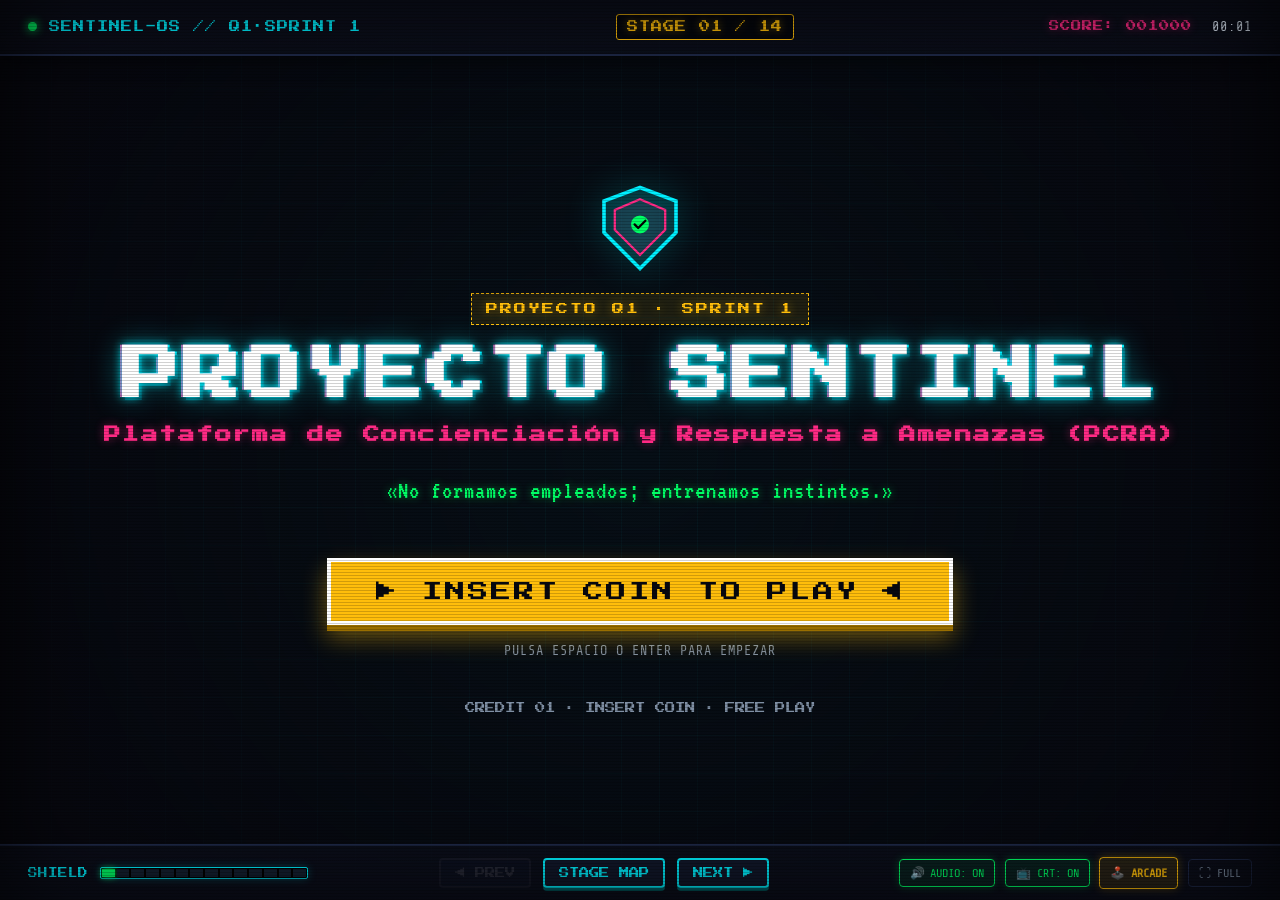
<file: presentacion.html>
<!DOCTYPE html>
<html lang="es">

<head>
  <meta charset="UTF-8">
  <meta name="viewport" content="width=device-width, initial-scale=1.0">
  <title>PROYECTO SENTINEL · Plataforma de Concienciación y Respuesta a Amenazas</title>
  <meta name="description"
    content="Presentación interactiva arcade de Proyecto Sentinel: transformando empleados en el firewall humano de las pymes.">

  <link rel="icon"
    href="data:image/svg+xml,<svg xmlns='http://www.w3.org/2000/svg' viewBox='0 0 32 32'><polygon points='16,2 30,7 30,18 16,30 2,18 2,7' fill='%2300f0ff' stroke='%23ff2a85' stroke-width='2'/><circle cx='16' cy='15' r='4' fill='%2300ff66'/></svg>">

  <!-- Tipografías Retro & Cyber de Google Fonts -->
  <link rel="preconnect" href="https://fonts.googleapis.com">
  <link rel="preconnect" href="https://fonts.gstatic.com" crossorigin>
  <link
    href="https://fonts.googleapis.com/css2?family=Chakra+Petch:ital,wght@0,400;0,600;0,700;1,400&family=Press+Start+2P&family=Share+Tech+Mono&family=VT323&display=swap"
    rel="stylesheet">

  <style>
    /* ==========================================================================
       VARIABLES Y DESIGN SYSTEM RETRO-CYBER ARCADE
       ========================================================================== */
    :root {
      --bg-dark: #07080f;
      --bg-surface: #0e111f;
      --bg-card: rgba(18, 23, 41, 0.82);
      --bg-card-hover: rgba(26, 33, 58, 0.95);

      --neon-cyan: #00f0ff;
      --cyan-glow: rgba(0, 240, 255, 0.45);
      --neon-magenta: #ff2a85;
      --magenta-glow: rgba(255, 42, 133, 0.45);
      --phosphor-green: #00ff66;
      --green-glow: rgba(0, 255, 102, 0.45);
      --arcade-gold: #ffbe0b;
      --gold-glow: rgba(255, 190, 11, 0.45);
      --retro-white: #e6f1ff;
      --retro-dim: #7f8fa4;
      --border-color: #1e2846;

      --font-arcade: 'Press Start 2P', monospace, cursive;
      --font-mono: 'Share Tech Mono', monospace;
      --font-crt: 'VT323', monospace;
      --font-body: 'Chakra Petch', sans-serif;

      --hud-height: 56px;
      --transition-speed: 0.35s;
    }

    /* Reset & Base */
    *,
    *::before,
    *::after {
      box-sizing: border-box;
      margin: 0;
      padding: 0;
    }

    @media (prefers-reduced-motion: no-preference) {
      @view-transition {
        navigation: auto;
      }
    }

    html,
    body {
      width: 100%;
      height: 100%;
      overflow: hidden;
      background-color: var(--bg-dark);
      color: var(--retro-white);
      font-family: var(--font-body);
      line-height: 1.5;
      user-select: none;
      -webkit-font-smoothing: antialiased;
    }

    /* Fondo con cuadrícula de perspectiva Cyber-Grid */
    body::before {
      content: "";
      position: fixed;
      inset: 0;
      background-image:
        linear-gradient(rgba(0, 240, 255, 0.04) 1px, transparent 1px),
        linear-gradient(90deg, rgba(0, 240, 255, 0.04) 1px, transparent 1px);
      background-size: 38px 38px;
      background-position: center center;
      z-index: 0;
      pointer-events: none;
    }

    /* Glow ambiental radial */
    body::after {
      content: "";
      position: fixed;
      inset: 0;
      background: radial-gradient(circle at 50% 50%, rgba(0, 240, 255, 0.03) 0%, rgba(7, 8, 15, 0.85) 85%);
      pointer-events: none;
      z-index: 1;
    }

    /* ==========================================================================
       OVERLAY CRT SCANLINES & VIGNETTE
       ========================================================================== */
    .crt-overlay {
      position: fixed;
      inset: 0;
      pointer-events: none;
      z-index: 9999;
      background: repeating-linear-gradient(0deg,
          rgba(0, 0, 0, 0.18) 0px,
          rgba(0, 0, 0, 0.18) 1px,
          transparent 1px,
          transparent 3px);
      box-shadow: inset 0 0 100px rgba(0, 0, 0, 0.85);
      transition: opacity 0.3s ease;
    }

    .crt-overlay.disabled {
      opacity: 0;
    }

    /* Sutil destello o parpadeo CRT */
    @keyframes crt-flicker {
      0% {
        opacity: 0.98;
      }

      50% {
        opacity: 1;
      }

      100% {
        opacity: 0.98;
      }
    }

    .crt-overlay::after {
      content: " ";
      display: block;
      position: absolute;
      inset: 0;
      background: rgba(18, 16, 16, 0.03);
      opacity: 0;
      animation: crt-flicker 0.15s infinite;
      pointer-events: none;
    }

    /* ==========================================================================
       VIEW TRANSITIONS API (Modern Web Guidance)
       ========================================================================== */
    /* Transiciones estándar limpias y fluidas (sin distorsiones raras) */
    @keyframes slide-clean-out-left {
      from {
        transform: translateX(0);
        opacity: 1;
      }

      to {
        transform: translateX(-35px);
        opacity: 0;
      }
    }

    @keyframes slide-clean-in-right {
      from {
        transform: translateX(35px);
        opacity: 0;
      }

      to {
        transform: translateX(0);
        opacity: 1;
      }
    }

    @keyframes slide-clean-out-right {
      from {
        transform: translateX(0);
        opacity: 1;
      }

      to {
        transform: translateX(35px);
        opacity: 0;
      }
    }

    @keyframes slide-clean-in-left {
      from {
        transform: translateX(-35px);
        opacity: 0;
      }

      to {
        transform: translateX(0);
        opacity: 1;
      }
    }

    /* Selectores direccionales nativos limpios */
    html:active-view-transition-type(forward)::view-transition-old(root) {
      animation: 0.28s cubic-bezier(0.2, 0.9, 0.3, 1) both slide-clean-out-left;
    }

    html:active-view-transition-type(forward)::view-transition-new(root) {
      animation: 0.28s cubic-bezier(0.2, 0.9, 0.3, 1) both slide-clean-in-right;
    }

    html:active-view-transition-type(backward)::view-transition-old(root) {
      animation: 0.28s cubic-bezier(0.2, 0.9, 0.3, 1) both slide-clean-out-right;
    }

    html:active-view-transition-type(backward)::view-transition-new(root) {
      animation: 0.28s cubic-bezier(0.2, 0.9, 0.3, 1) both slide-clean-in-left;
    }

    /* Transición especial GLITCH / HACK al pulsar INSERT COIN (Slide 1 -> Slide 2) */
    @keyframes glitch-transition-out {
      0% {
        transform: translate(0);
        filter: none;
        opacity: 1;
      }

      20% {
        transform: translate(-8px, 4px) skewX(-4deg);
        filter: drop-shadow(-8px 0 #ff2a85) drop-shadow(8px 0 #00f0ff);
        opacity: 0.9;
      }

      40% {
        transform: translate(6px, -3px) skewX(4deg);
        filter: drop-shadow(8px 0 #a855f7);
        opacity: 0.8;
      }

      60% {
        transform: translate(-4px, 2px);
        clip-path: polygon(0 20%, 100% 20%, 100% 40%, 0 40%, 0 70%, 100% 70%, 100% 90%, 0 90%);
        opacity: 0.5;
      }

      80% {
        transform: translate(4px, -1px);
        opacity: 0.2;
      }

      100% {
        transform: translate(0);
        opacity: 0;
      }
    }

    @keyframes glitch-transition-in {
      0% {
        transform: scale(1.04);
        opacity: 0;
        filter: drop-shadow(0 0 30px #c084fc);
      }

      30% {
        transform: translate(-4px, 2px);
        opacity: 0.8;
        filter: drop-shadow(-6px 0 #a855f7) drop-shadow(6px 0 #9333ea);
      }

      70% {
        transform: translate(2px, -1px);
        opacity: 0.95;
      }

      100% {
        transform: translate(0) scale(1);
        opacity: 1;
        filter: none;
      }
    }

    html:active-view-transition-type(glitch-hack)::view-transition-old(root) {
      animation: 0.45s steps(2, jump-none) both glitch-transition-out;
    }

    html:active-view-transition-type(glitch-hack)::view-transition-new(root) {
      animation: 0.45s ease-out both glitch-transition-in;
    }

    /* Respetar preferencias de reducción de movimiento */
    @media (prefers-reduced-motion: reduce) {
      ::view-transition-group(root) {
        animation: none !important;
      }

      *,
      *::before,
      *::after {
        animation-duration: 0.001s !important;
        transition-duration: 0.001s !important;
      }
    }

    /* ==========================================================================
       ESTRUCTURA PRINCIPAL Y CONTENEDOR DE SLIDES
       ========================================================================== */
    #app-container {
      position: relative;
      width: 100vw;
      height: 100vh;
      display: flex;
      flex-direction: column;
      justify-content: space-between;
      z-index: 10;
    }

    /* HUD Superior */
    .hud-top {
      height: var(--hud-height);
      display: flex;
      align-items: center;
      justify-content: space-between;
      padding: 0 1.75rem;
      background: linear-gradient(180deg, rgba(14, 17, 31, 0.95) 0%, rgba(14, 17, 31, 0.6) 100%);
      border-bottom: 2px solid var(--border-color);
      box-shadow: 0 4px 20px rgba(0, 0, 0, 0.4);
      font-family: var(--font-arcade);
      font-size: 0.7rem;
      letter-spacing: 1px;
      z-index: 100;
    }

    .hud-left {
      display: flex;
      align-items: center;
      gap: 0.75rem;
      color: var(--neon-cyan);
    }

    .hud-badge-live {
      display: inline-block;
      width: 9px;
      height: 9px;
      background: var(--phosphor-green);
      border-radius: 50%;
      box-shadow: 0 0 10px var(--phosphor-green);
      animation: pulse-dot 1.4s infinite;
    }

    @keyframes pulse-dot {

      0%,
      100% {
        opacity: 1;
        transform: scale(1);
      }

      50% {
        opacity: 0.3;
        transform: scale(0.8);
      }
    }

    .hud-center {
      display: flex;
      align-items: center;
      gap: 1.5rem;
      color: var(--arcade-gold);
      text-shadow: 0 0 8px var(--gold-glow);
    }

    .hud-stage-counter {
      padding: 4px 10px;
      background: rgba(0, 0, 0, 0.5);
      border: 1px solid var(--arcade-gold);
      border-radius: 3px;
    }

    .hud-right {
      display: flex;
      align-items: center;
      gap: 1.25rem;
      font-family: var(--font-mono);
      font-size: 0.85rem;
      color: var(--retro-white);
    }

    .hud-score {
      color: var(--neon-magenta);
      text-shadow: 0 0 8px var(--magenta-glow);
      font-family: var(--font-arcade);
      font-size: 0.65rem;
    }

    /* Área de Diapositiva */
    main.viewport {
      flex: 1;
      position: relative;
      width: 100%;
      height: calc(100vh - var(--hud-height) * 2);
      overflow-y: auto;
      overflow-x: hidden;
      display: flex;
      justify-content: center;
      align-items: center;
      padding: 1.5rem 2rem;
    }

    /* Scrollbar personalizada Cyber */
    main.viewport::-webkit-scrollbar {
      width: 6px;
    }

    main.viewport::-webkit-scrollbar-track {
      background: rgba(0, 0, 0, 0.3);
    }

    main.viewport::-webkit-scrollbar-thumb {
      background: var(--border-color);
      border-radius: 3px;
    }

    main.viewport::-webkit-scrollbar-thumb:hover {
      background: var(--neon-cyan);
    }

    .slide-wrapper {
      width: 100%;
      max-width: 1280px;
      margin: auto;
      height: 100%;
      display: flex;
      flex-direction: column;
      justify-content: center;
    }

    .slide {
      display: none;
      width: 100%;
      opacity: 0;
      transition: opacity 0.25s ease;
    }

    .slide.active {
      display: flex;
      flex-direction: column;
      justify-content: center;
      opacity: 1;
      animation: slide-in 0.35s ease-out;
    }

    @keyframes slide-in {
      from {
        opacity: 0;
        transform: translateY(12px);
      }

      to {
        opacity: 1;
        transform: translateY(0);
      }
    }

    /* HUD Inferior */
    .hud-bottom {
      height: var(--hud-height);
      display: flex;
      align-items: center;
      justify-content: space-between;
      padding: 0 1.75rem;
      background: linear-gradient(0deg, rgba(14, 17, 31, 0.95) 0%, rgba(14, 17, 31, 0.6) 100%);
      border-top: 2px solid var(--border-color);
      font-family: var(--font-mono);
      font-size: 0.85rem;
      z-index: 100;
    }

    /* Barra de Progreso / HP Bar Arcade */
    .hp-container {
      display: flex;
      align-items: center;
      gap: 0.75rem;
      width: 280px;
    }

    .hp-label {
      font-family: var(--font-arcade);
      font-size: 0.6rem;
      color: var(--neon-cyan);
    }

    .hp-meter {
      flex: 1;
      height: 12px;
      background: #000;
      border: 1.5px solid var(--neon-cyan);
      box-shadow: 0 0 8px rgba(0, 240, 255, 0.25);
      border-radius: 2px;
      display: flex;
      padding: 1px;
      gap: 2px;
    }

    .hp-cell {
      flex: 1;
      height: 100%;
      background: #142030;
      transition: background-color 0.25s, box-shadow 0.25s;
    }

    .hp-cell.filled {
      background: var(--phosphor-green);
      box-shadow: 0 0 6px var(--phosphor-green);
    }

    .hp-cell.filled:nth-child(n+9) {
      background: var(--arcade-gold);
      box-shadow: 0 0 6px var(--arcade-gold);
    }

    .hp-cell.filled:nth-child(n+12) {
      background: var(--neon-magenta);
      box-shadow: 0 0 6px var(--neon-magenta);
    }

    /* Controles Centrales */
    .hud-nav-buttons {
      display: flex;
      align-items: center;
      gap: 0.75rem;
    }

    .btn-arcade-nav {
      background: #12182b;
      border: 2px solid var(--neon-cyan);
      color: var(--neon-cyan);
      font-family: var(--font-arcade);
      font-size: 0.65rem;
      padding: 8px 14px;
      cursor: pointer;
      border-radius: 4px;
      transition: all 0.15s ease;
      display: inline-flex;
      align-items: center;
      gap: 6px;
      box-shadow: 0 3px 0 #005f66;
    }

    .btn-arcade-nav:hover:not(:disabled) {
      background: var(--neon-cyan);
      color: #000;
      box-shadow: 0 0 14px var(--cyan-glow), 0 3px 0 #008899;
      transform: translateY(-1px);
    }

    .btn-arcade-nav:active:not(:disabled) {
      transform: translateY(2px);
      box-shadow: none;
    }

    .btn-arcade-nav:disabled {
      opacity: 0.3;
      cursor: not-allowed;
      border-color: #334;
      color: #667;
      box-shadow: none;
    }

    /* Utilidades HUD Derecha */
    .hud-controls-right {
      display: flex;
      align-items: center;
      gap: 0.6rem;
    }

    .btn-hud-icon {
      background: transparent;
      border: 1px solid var(--border-color);
      color: var(--retro-dim);
      padding: 6px 10px;
      border-radius: 4px;
      cursor: pointer;
      font-family: var(--font-mono);
      font-size: 0.75rem;
      transition: all 0.2s ease;
      display: inline-flex;
      align-items: center;
      gap: 5px;
    }

    .btn-hud-icon:hover {
      border-color: var(--neon-cyan);
      color: var(--neon-cyan);
      background: rgba(0, 240, 255, 0.08);
    }

    .btn-hud-icon.active {
      border-color: var(--phosphor-green);
      color: var(--phosphor-green);
      background: rgba(0, 255, 102, 0.08);
      box-shadow: 0 0 8px rgba(0, 255, 102, 0.25);
    }

    .btn-hud-icon.btn-hud-arcade {
      text-decoration: none;
      border-color: var(--arcade-gold);
      color: var(--arcade-gold);
      background: rgba(255, 190, 11, 0.12);
      box-shadow: 0 0 10px rgba(255, 190, 11, 0.28);
      font-weight: 700;
    }

    .btn-hud-icon.btn-hud-arcade:hover {
      border-color: var(--neon-cyan);
      color: #000;
      background: var(--arcade-gold);
      box-shadow: 0 0 16px rgba(255, 190, 11, 0.75);
      transform: translateY(-1px);
    }

    /* ==========================================================================
       TIPOGRAFÍAS Y ELEMENTOS COMUNES DE SLIDES
       ========================================================================== */
    .slide-header {
      margin-bottom: 2rem;
      text-align: left;
    }

    .slide-tag {
      display: inline-flex;
      align-items: center;
      gap: 6px;
      font-family: var(--font-arcade);
      font-size: 0.65rem;
      color: var(--neon-cyan);
      letter-spacing: 2px;
      text-transform: uppercase;
      margin-bottom: 0.6rem;
      padding: 4px 10px;
      background: rgba(0, 240, 255, 0.08);
      border-left: 3px solid var(--neon-cyan);
    }

    .slide-title {
      font-family: var(--font-arcade);
      font-size: clamp(1.2rem, 2.5vw, 2.1rem);
      line-height: 1.35;
      color: #ffffff;
      text-shadow: 0 0 16px rgba(255, 255, 255, 0.35);
      margin-bottom: 0.35rem;
    }

    .slide-subtitle {
      font-family: var(--font-mono);
      font-size: clamp(0.95rem, 1.2vw, 1.15rem);
      color: var(--retro-dim);
    }

    /* Micro-animaciones escalonadas */
    .stagger {
      animation: stagger-in 0.45s ease-out both;
    }

    .stagger-1 {
      animation-delay: 0.05s;
    }

    .stagger-2 {
      animation-delay: 0.12s;
    }

    .stagger-3 {
      animation-delay: 0.19s;
    }

    .stagger-4 {
      animation-delay: 0.26s;
    }

    .stagger-5 {
      animation-delay: 0.33s;
    }

    .stagger-6 {
      animation-delay: 0.40s;
    }

    @keyframes stagger-in {
      from {
        opacity: 0;
        transform: translateY(16px);
      }

      to {
        opacity: 1;
        transform: translateY(0);
      }
    }

    /* Tarjetas y Contenedores Cyber */
    .cyber-card {
      background: var(--bg-card);
      border: 1px solid var(--border-color);
      border-radius: 6px;
      padding: 1.5rem;
      position: relative;
      transition: all 0.25s cubic-bezier(0.16, 1, 0.3, 1);
      box-shadow: 0 8px 24px rgba(0, 0, 0, 0.35);
      backdrop-filter: blur(8px);
    }

    .cyber-card::before {
      content: "";
      position: absolute;
      top: 0;
      left: 0;
      width: 6px;
      height: 6px;
      border-top: 2px solid var(--neon-cyan);
      border-left: 2px solid var(--neon-cyan);
    }

    .cyber-card::after {
      content: "";
      position: absolute;
      bottom: 0;
      right: 0;
      width: 6px;
      height: 6px;
      border-bottom: 2px solid var(--neon-cyan);
      border-right: 2px solid var(--neon-cyan);
    }

    .cyber-card:hover {
      border-color: var(--neon-cyan);
      transform: translateY(-3px);
      box-shadow: 0 12px 30px rgba(0, 240, 255, 0.12);
    }

    /* ==========================================================================
       SLIDE 1: PANTALLA DE INICIO (ARCADE TITLE SCREEN) & EFECTOS GLITCH/HACKED
       ========================================================================== */
    #slide-1 {
      text-align: center;
      align-items: center;
      padding: 2rem 1rem;
      position: relative;
    }

    /* Sweep de interferencia de escaneo al hackear */
    .hacked-scanline {
      position: absolute;
      top: 0;
      left: 10%;
      right: 10%;
      height: 4px;
      background: linear-gradient(90deg, transparent, var(--neon-magenta), var(--neon-cyan), transparent);
      box-shadow: 0 0 12px var(--magenta-glow), 0 0 20px var(--cyan-glow);
      opacity: 0;
      pointer-events: none;
      z-index: 10;
    }

    .slide.is-glitching .hacked-scanline {
      animation: scanline-sweep 0.5s ease-out;
    }

    @keyframes scanline-sweep {
      0% {
        top: 5%;
        opacity: 1;
        height: 4px;
      }

      40% {
        opacity: 0.9;
        height: 16px;
      }

      100% {
        top: 95%;
        opacity: 0;
        height: 2px;
      }
    }

    /* Escudo con efecto de alteración cibernética */
    .title-shield-logo {
      width: 90px;
      height: 90px;
      margin: 0 auto 1.25rem auto;
      filter: drop-shadow(0 0 18px var(--cyan-glow));
      animation: float-logo 3.5s ease-in-out infinite alternate;
      cursor: pointer;
      transition: transform 0.2s ease, filter 0.2s ease;
    }

    .title-shield-logo:hover {
      transform: scale(1.08);
      filter: drop-shadow(-3px 0 12px var(--neon-magenta)) drop-shadow(3px 0 12px var(--neon-cyan));
    }

    .slide.is-glitching .title-shield-logo {
      animation: shield-glitch-shake 0.4s ease-out;
    }

    @keyframes shield-glitch-shake {
      0% {
        transform: translate(0, 0) scale(1);
        filter: drop-shadow(0 0 18px var(--cyan-glow));
      }

      20% {
        transform: translate(-5px, 2px) scale(1.04);
        filter: drop-shadow(-6px 0 0 var(--neon-magenta));
      }

      40% {
        transform: translate(4px, -3px) scale(0.97);
        filter: drop-shadow(6px 0 0 var(--neon-cyan));
      }

      60% {
        transform: translate(-3px, 1px) scale(1.02);
        filter: drop-shadow(0 0 25px var(--neon-magenta));
      }

      80% {
        transform: translate(2px, -1px) scale(1);
        filter: drop-shadow(0 0 18px var(--neon-cyan));
      }

      100% {
        transform: translate(0, 0) scale(1);
      }
    }

    @keyframes float-logo {
      0% {
        transform: translateY(0) scale(1);
      }

      100% {
        transform: translateY(-8px) scale(1.03);
      }
    }

    /* ==========================================================================
       SLIDE 2: FULL-SCREEN TAKEOVER HACKED (MORADO NEÓN EXAGERADO)
       ========================================================================== */
    #slide-2.active {
      position: fixed;
      inset: 0;
      width: 100vw;
      height: 100vh;
      z-index: 5000;
      background: radial-gradient(circle at 50% 50%, #29004d 0%, #0c001c 60%, #030008 100%);
      display: flex;
      flex-direction: column;
      justify-content: space-between;
      align-items: center;
      padding: 0;
      margin: 0;
      overflow: hidden;
      box-shadow: inset 0 0 170px rgba(168, 85, 247, 0.7);
      animation: hacked-screen-quake 0.75s ease-out;
    }

    #slide-2.active::before {
      content: '';
      position: absolute;
      inset: 0;
      pointer-events: none;
      background: radial-gradient(circle at center, transparent 35%, rgba(147, 51, 234, 0.28) 75%, rgba(255, 42, 133, 0.45) 100%);
      animation: emergency-strobe 1.3s infinite alternate ease-in-out;
      z-index: 2;
    }

    @keyframes emergency-strobe {
      0% {
        opacity: 0.35;
      }

      100% {
        opacity: 0.95;
      }
    }

    @keyframes hacked-screen-quake {
      0% {
        transform: scale(1.08);
        filter: drop-shadow(0 0 60px #c084fc);
      }

      12% {
        transform: scale(0.96) translate(-16px, 10px);
        filter: drop-shadow(-22px 0 0 #ff2a85);
      }

      25% {
        transform: scale(1.04) translate(16px, -10px);
        filter: drop-shadow(22px 0 0 #00f0ff);
      }

      40% {
        transform: scale(0.98) translate(-8px, 6px);
      }

      55% {
        transform: scale(1.02) translate(6px, -4px);
      }

      75% {
        transform: translate(-3px, 2px);
      }

      100% {
        transform: scale(1) translate(0);
        filter: none;
      }
    }

    /* Fondo de cuadrícula y lluvia de bits purpúreos */
    .hacked-matrix-bg {
      position: absolute;
      inset: 0;
      pointer-events: none;
      background-image:
        radial-gradient(rgba(192, 132, 252, 0.15) 1.5px, transparent 1.5px),
        linear-gradient(rgba(147, 51, 234, 0.12) 1px, transparent 1px);
      background-size: 24px 24px, 100% 4px;
      z-index: 1;
      opacity: 0.9;
    }

    /* Cintas de peligro superior e inferior de pantalla completa */
    .hacked-hazard-tape {
      width: 100%;
      background: #140029;
      border-top: 2px solid #c084fc;
      border-bottom: 2px solid #c084fc;
      padding: 11px 0;
      font-family: var(--font-arcade);
      font-size: clamp(0.7rem, 1.2vw, 0.92rem);
      color: #f3e8ff;
      letter-spacing: 4px;
      white-space: nowrap;
      overflow: hidden;
      z-index: 10;
      text-shadow: 0 0 12px rgba(192, 132, 252, 0.95);
      box-shadow: 0 0 30px rgba(147, 51, 234, 0.6);
    }

    .hacked-hazard-tape.top {
      border-top: none;
    }

    .hacked-hazard-tape.bottom {
      border-bottom: none;
    }

    .hacked-hazard-tape.top span {
      display: inline-block;
      animation: marquee-tape-left 22s linear infinite;
    }

    .hacked-hazard-tape.bottom span {
      display: inline-block;
      animation: marquee-tape-right 22s linear infinite;
    }

    @keyframes marquee-tape-left {
      0% {
        transform: translateX(0);
      }

      100% {
        transform: translateX(-50%);
      }
    }

    @keyframes marquee-tape-right {
      0% {
        transform: translateX(-50%);
      }

      100% {
        transform: translateX(0);
      }
    }

    /* Contenedor central a pantalla completa */
    .hacked-center-content {
      position: relative;
      z-index: 5;
      display: flex;
      flex-direction: column;
      align-items: center;
      justify-content: center;
      text-align: center;
      padding: 1rem 1.5rem;
      max-width: 1100px;
      width: 100%;
      flex: 1;
    }

    .hacked-skull-giant {
      width: clamp(75px, 11vw, 120px);
      height: clamp(75px, 11vw, 120px);
      margin-bottom: 0.75rem;
      filter: drop-shadow(0 0 25px rgba(192, 132, 252, 0.95));
      animation: skull-menace 1.5s infinite alternate ease-in-out;
    }

    @keyframes skull-menace {
      0% {
        transform: scale(1) translateY(0);
        filter: drop-shadow(0 0 20px #9333ea);
      }

      100% {
        transform: scale(1.1) translateY(-6px);
        filter: drop-shadow(0 0 45px #c084fc) drop-shadow(0 0 70px #a855f7);
      }
    }

    /* TÍTULO COLOSAL HACKED A PANTALLA COMPLETA */
    .hacked-title-wrapper {
      position: relative;
      display: inline-block;
      margin-bottom: 1rem;
    }

    .hacked-colossal-title {
      font-family: var(--font-arcade);
      font-size: clamp(4rem, 15vw, 10.5rem);
      line-height: 0.95;
      color: #ffffff;
      text-transform: uppercase;
      letter-spacing: clamp(6px, 2vw, 18px);
      position: relative;
      text-shadow:
        0 0 20px #c084fc,
        0 0 50px #a855f7,
        0 0 95px rgba(168, 85, 247, 0.95),
        0 0 150px rgba(147, 51, 234, 0.85),
        6px 6px 0 #2e0854;
      animation: purple-colossal-pulse 1.6s infinite alternate;
    }

    @keyframes purple-colossal-pulse {
      0% {
        text-shadow:
          0 0 20px #c084fc,
          0 0 50px #9333ea,
          0 0 80px rgba(147, 51, 234, 0.8),
          6px 6px 0 #2e0854;
      }

      100% {
        text-shadow:
          0 0 35px #ffffff,
          0 0 70px #c084fc,
          0 0 110px #a855f7,
          0 0 170px rgba(168, 85, 247, 0.95),
          6px 6px 0 #2e0854;
      }
    }

    .hacked-colossal-title::before,
    .hacked-colossal-title::after {
      content: attr(data-text);
      position: absolute;
      top: 0;
      left: 0;
      width: 100%;
      height: 100%;
      pointer-events: none;
    }

    .hacked-colossal-title::before {
      color: #ff2a85;
      text-shadow: -5px 0 #ff2a85;
      z-index: -1;
      animation: glitch-slice-magenta 2.2s infinite steps(1);
    }

    .hacked-colossal-title::after {
      color: #00f0ff;
      text-shadow: 5px 0 #00f0ff;
      z-index: -2;
      animation: glitch-slice-cyan 1.9s infinite steps(1);
    }

    /* Terminal de alerta de intrusión */
    .hacked-terminal-alert {
      background: rgba(14, 0, 28, 0.86);
      border: 2px solid #a855f7;
      border-radius: 6px;
      padding: 1.25rem 2rem;
      max-width: 840px;
      margin-bottom: 1.5rem;
      box-shadow: 0 0 40px rgba(168, 85, 247, 0.4), inset 0 0 30px rgba(0, 0, 0, 0.85);
      backdrop-filter: blur(10px);
    }

    .hacked-alert-title-row {
      display: flex;
      align-items: center;
      justify-content: center;
      gap: 10px;
      font-family: var(--font-arcade);
      font-size: clamp(0.6rem, 1vw, 0.72rem);
      color: var(--neon-magenta);
      margin-bottom: 0.6rem;
      letter-spacing: 1.5px;
    }

    .hacked-main-quote {
      font-family: var(--font-arcade);
      font-size: clamp(0.85rem, 1.4vw, 1.3rem);
      color: #ffffff;
      line-height: 1.4;
      margin-bottom: 0.6rem;
      text-shadow: 0 0 10px rgba(255, 255, 255, 0.6);
    }

    .hacked-subquote {
      font-size: clamp(0.95rem, 1.2vw, 1.1rem);
      color: #e9d5ff;
      line-height: 1.5;
    }

    /* Botón de acción destacado a pantalla completa */
    .btn-hacked-action {
      background: #9333ea;
      color: #ffffff;
      border: 3px solid #ffffff;
      font-family: var(--font-arcade);
      font-size: clamp(0.8rem, 1.3vw, 1.1rem);
      padding: 1.1rem 2.5rem;
      border-radius: 4px;
      cursor: pointer;
      text-transform: uppercase;
      letter-spacing: 2px;
      box-shadow: 0 6px 0 #581c87, 0 12px 30px rgba(168, 85, 247, 0.6);
      transition: all 0.12s ease;
      animation: arcade-blink 1.4s infinite;
    }

    .btn-hacked-action:hover {
      background: #c084fc;
      color: #000;
      box-shadow: 0 6px 0 #7e22ce, 0 16px 45px rgba(192, 132, 252, 0.9);
      transform: translateY(-2px);
    }

    .btn-hacked-action:active {
      transform: translateY(4px);
      box-shadow: none;
    }

    .hacked-keys-hint {
      margin-top: 0.75rem;
      font-family: var(--font-mono);
      font-size: 0.85rem;
      color: #d8b4fe;
      letter-spacing: 1px;
    }

    .title-badge {
      display: inline-block;
      font-family: var(--font-arcade);
      font-size: 0.75rem;
      color: var(--arcade-gold);
      background: rgba(255, 190, 11, 0.1);
      border: 1px dashed var(--arcade-gold);
      padding: 6px 14px;
      margin-bottom: 1rem;
      letter-spacing: 2px;
      text-shadow: 0 0 10px var(--gold-glow);
    }

    /* TÍTULO PRINCIPAL CON EFECTO CYBER GLITCH & RGB SPLIT */
    .main-game-title {
      font-family: var(--font-arcade);
      font-size: clamp(1.8rem, 4.5vw, 3.8rem);
      color: #ffffff;
      text-transform: uppercase;
      letter-spacing: 3px;
      line-height: 1.2;
      margin-bottom: 0.8rem;
      text-shadow:
        0 0 10px var(--neon-cyan),
        0 0 30px var(--cyan-glow),
        3px 3px 0 #003644;
      position: relative;
      display: inline-block;
      cursor: pointer;
    }

    /* Capas RGB Split duplicadas mediante ::before y ::after */
    .main-game-title::before,
    .main-game-title::after {
      content: attr(data-text);
      position: absolute;
      top: 0;
      left: 0;
      width: 100%;
      height: 100%;
      pointer-events: none;
    }

    /* Capa Magenta Glitch */
    .main-game-title::before {
      color: var(--neon-magenta);
      z-index: -1;
      text-shadow: -2px 0 var(--neon-magenta);
      animation: glitch-slice-magenta 3.2s infinite steps(1);
    }

    /* Capa Cian Glitch */
    .main-game-title::after {
      color: var(--neon-cyan);
      z-index: -2;
      text-shadow: 2px 0 var(--neon-cyan);
      animation: glitch-slice-cyan 2.7s infinite steps(1);
    }

    /* Animación de corte horizontal aleatorio */
    @keyframes glitch-slice-magenta {

      0%,
      82%,
      100% {
        clip-path: polygon(0 0, 0 0, 0 0, 0 0);
        transform: translate(0, 0);
        opacity: 0;
      }

      83% {
        clip-path: polygon(0 15%, 100% 15%, 100% 32%, 0 32%);
        transform: translate(-4px, -1px);
        opacity: 0.9;
      }

      84% {
        clip-path: polygon(0 60%, 100% 60%, 100% 75%, 0 75%);
        transform: translate(3px, 1px);
        opacity: 0.9;
      }

      85% {
        clip-path: polygon(0 0, 0 0, 0 0, 0 0);
        transform: translate(0, 0);
        opacity: 0;
      }

      93% {
        clip-path: polygon(0 40%, 100% 40%, 100% 52%, 0 52%);
        transform: translate(-3px, 2px);
        opacity: 0.9;
      }

      95% {
        clip-path: polygon(0 0, 0 0, 0 0, 0 0);
        transform: translate(0, 0);
        opacity: 0;
      }
    }

    @keyframes glitch-slice-cyan {

      0%,
      75%,
      100% {
        clip-path: polygon(0 0, 0 0, 0 0, 0 0);
        transform: translate(0, 0);
        opacity: 0;
      }

      76% {
        clip-path: polygon(0 25%, 100% 25%, 100% 42%, 0 42%);
        transform: translate(4px, 1px);
        opacity: 0.9;
      }

      77% {
        clip-path: polygon(0 70%, 100% 70%, 100% 88%, 0 88%);
        transform: translate(-4px, -2px);
        opacity: 0.9;
      }

      78% {
        clip-path: polygon(0 0, 0 0, 0 0, 0 0);
        transform: translate(0, 0);
        opacity: 0;
      }

      89% {
        clip-path: polygon(0 10%, 100% 10%, 100% 25%, 0 25%);
        transform: translate(3px, -1px);
        opacity: 0.9;
      }

      91% {
        clip-path: polygon(0 0, 0 0, 0 0, 0 0);
        transform: translate(0, 0);
        opacity: 0;
      }
    }

    /* Espasmo violento cuando se activa el trigger de hack */
    .slide.is-glitching .main-game-title {
      animation: glitch-spasm 0.45s ease-out;
    }

    @keyframes glitch-spasm {
      0% {
        transform: translate(0);
      }

      15% {
        transform: translate(-6px, 3px) skewX(-4deg);
        text-shadow: -4px 0 var(--neon-magenta), 4px 0 var(--neon-cyan);
      }

      30% {
        transform: translate(5px, -3px) skewX(3deg);
        text-shadow: 4px 0 var(--neon-magenta), -4px 0 var(--neon-cyan);
      }

      45% {
        transform: translate(-3px, -2px) skewX(-2deg);
      }

      60% {
        transform: translate(4px, 2px);
      }

      75% {
        transform: translate(-2px, 1px);
      }

      100% {
        transform: translate(0);
      }
    }

    .main-game-sub {
      font-family: var(--font-arcade);
      font-size: clamp(0.7rem, 1.3vw, 1.1rem);
      color: var(--neon-magenta);
      margin-bottom: 1.5rem;
      letter-spacing: 1.5px;
      text-shadow: 0 0 10px var(--magenta-glow);
    }

    .main-game-motto {
      font-family: var(--font-crt);
      font-size: clamp(1.3rem, 2vw, 1.8rem);
      color: var(--phosphor-green);
      letter-spacing: 1px;
      margin-bottom: 3rem;
      text-shadow: 0 0 8px var(--green-glow);
    }

    /* El Gran Botón "PRESS START / INSERT COIN" */
    .start-btn-container {
      display: flex;
      flex-direction: column;
      align-items: center;
      gap: 1rem;
    }

    .btn-press-start {
      font-family: var(--font-arcade);
      font-size: clamp(0.9rem, 1.6vw, 1.35rem);
      padding: 1.2rem 2.8rem;
      color: #07080f;
      background: var(--arcade-gold);
      border: 4px solid #fff;
      cursor: pointer;
      position: relative;
      text-transform: uppercase;
      letter-spacing: 3px;
      box-shadow:
        0 6px 0 #996e00,
        0 12px 25px rgba(255, 190, 11, 0.45);
      transition: all 0.1s ease;
      animation: arcade-blink 1.2s infinite;
    }

    @keyframes arcade-blink {

      0%,
      49% {
        opacity: 1;
      }

      50%,
      75% {
        opacity: 0.85;
      }

      100% {
        opacity: 1;
      }
    }

    .btn-press-start:hover {
      background: #fff;
      color: #000;
      border-color: var(--neon-cyan);
      box-shadow:
        0 6px 0 #008899,
        0 14px 30px var(--cyan-glow);
      transform: translateY(-2px);
    }

    .btn-press-start:active {
      transform: translateY(6px);
      box-shadow: none;
    }

    .keyboard-hint {
      font-family: var(--font-mono);
      font-size: 0.85rem;
      color: var(--retro-dim);
      letter-spacing: 1px;
    }

    .arcade-credits {
      margin-top: 1.5rem;
      font-family: var(--font-arcade);
      font-size: 0.65rem;
      color: var(--retro-dim);
    }

    /* ==========================================================================
       SLIDE 2: EQUIPO Y ORGANIZACIÓN
       ========================================================================== */
    .team-grid {
      display: grid;
      grid-template-columns: repeat(auto-fit, minmax(360px, 1fr));
      gap: 1rem;
    }

    .team-member-card {
      display: flex;
      gap: 1rem;
      align-items: center;
      background: var(--bg-card);
      border: 1px solid var(--border-color);
      border-radius: 6px;
      padding: 1rem;
      transition: all 0.2s ease;
    }

    .team-member-card:hover {
      border-color: var(--neon-cyan);
      background: var(--bg-card-hover);
      transform: translateY(-2px);
      box-shadow: 0 8px 20px rgba(0, 240, 255, 0.1);
    }

    .member-avatar {
      width: 58px;
      height: 58px;
      border-radius: 4px;
      background: #17213c;
      border: 2px solid var(--neon-cyan);
      display: flex;
      align-items: center;
      justify-content: center;
      font-family: var(--font-arcade);
      font-size: 1.1rem;
      color: var(--neon-cyan);
      flex-shrink: 0;
      box-shadow: 0 0 10px rgba(0, 240, 255, 0.2);
    }

    /* Ponentes desbloqueados (Mario e Iván con foto de su sprite pixel-art) */
    .member-avatar.unlocked {
      padding: 0;
      overflow: hidden;
      position: relative;
    }

    .member-avatar.unlocked.mario-avatar {
      background: radial-gradient(circle, rgba(0, 240, 255, 0.25) 0%, #091224 82%);
      border: 2px solid var(--neon-cyan);
      box-shadow: 0 0 14px rgba(0, 240, 255, 0.45), inset 0 0 8px rgba(0, 240, 255, 0.2);
    }

    .member-avatar.unlocked.ivan-avatar {
      background: radial-gradient(circle, rgba(255, 190, 11, 0.25) 0%, #171306 82%);
      border: 2px solid var(--arcade-gold);
      box-shadow: 0 0 14px rgba(255, 190, 11, 0.45), inset 0 0 8px rgba(255, 190, 11, 0.2);
    }

    .member-avatar.unlocked.nacho-avatar {
      background: radial-gradient(circle, rgba(16, 185, 129, 0.25) 0%, #061912 82%);
      border: 2px solid var(--neon-green, #10b981);
      box-shadow: 0 0 14px rgba(16, 185, 129, 0.45), inset 0 0 8px rgba(16, 185, 129, 0.2);
    }

    .member-avatar.unlocked.nico-avatar {
      background: radial-gradient(circle, rgba(56, 189, 248, 0.25) 0%, #061524 82%);
      border: 2px solid #38bdf8;
      box-shadow: 0 0 14px rgba(56, 189, 248, 0.45), inset 0 0 8px rgba(56, 189, 248, 0.2);
    }

    .member-avatar.unlocked.miguel-avatar {
      background: radial-gradient(circle, rgba(168, 85, 247, 0.25) 0%, #170b24 82%);
      border: 2px solid #a855f7;
      box-shadow: 0 0 14px rgba(168, 85, 247, 0.45), inset 0 0 8px rgba(168, 85, 247, 0.2);
    }

    .member-avatar.unlocked.alberto-avatar {
      background: radial-gradient(circle, rgba(236, 72, 153, 0.25) 0%, #200818 82%);
      border: 2px solid #ec4899;
      box-shadow: 0 0 14px rgba(236, 72, 153, 0.45), inset 0 0 8px rgba(236, 72, 153, 0.2);
    }

    .member-avatar-sprite {
      width: 100%;
      height: 100%;
      object-fit: cover;
      object-position: center bottom;
      image-rendering: pixelated;
      image-rendering: -moz-crisp-edges;
      image-rendering: crisp-edges;
      filter: drop-shadow(0 2px 4px rgba(0, 0, 0, 0.8));
      transition: transform 0.25s ease, filter 0.25s ease;
      display: block;
    }

    .member-avatar.unlocked:hover .member-avatar-sprite {
      transform: scale(1.14);
      filter: drop-shadow(0 2px 8px rgba(0, 240, 255, 0.75));
    }

    /* Personajes aún no desbloqueados (Avatar negro con interrogación arcade) */
    .member-avatar.locked {
      background: #000000;
      border: 2px dashed var(--arcade-gold);
      color: #ffffff;
      font-family: var(--font-arcade);
      font-size: 1.75rem;
      text-shadow: 0 0 12px #ffbe0b, 0 0 24px rgba(255, 190, 11, 0.7);
      box-shadow: inset 0 0 18px rgba(0, 0, 0, 0.95), 0 0 16px rgba(255, 190, 11, 0.35);
      animation: locked-avatar-pulse 2.2s infinite ease-in-out;
      cursor: help;
      transition: all 0.2s ease;
    }

    .member-avatar.locked:hover {
      border-color: var(--neon-magenta);
      color: var(--neon-magenta);
      text-shadow: 0 0 15px #ff2a85, 0 0 30px rgba(255, 42, 133, 0.9);
      box-shadow: inset 0 0 22px rgba(0, 0, 0, 0.95), 0 0 25px rgba(255, 42, 133, 0.7);
      transform: scale(1.1);
    }

    @keyframes locked-avatar-pulse {

      0%,
      100% {
        border-color: var(--arcade-gold);
        color: #ffffff;
        box-shadow: inset 0 0 18px #000, 0 0 12px rgba(255, 190, 11, 0.4);
      }

      50% {
        border-color: var(--neon-magenta);
        color: var(--arcade-gold);
        box-shadow: inset 0 0 18px #000, 0 0 22px rgba(255, 42, 133, 0.6);
      }
    }

    .member-details {
      flex: 1;
      min-width: 0;
    }

    .member-name-row {
      display: flex;
      align-items: baseline;
      justify-content: space-between;
      margin-bottom: 0.2rem;
    }

    .member-name {
      font-family: var(--font-arcade);
      font-size: 0.88rem;
      color: #fff;
    }

    .member-role-badge {
      font-family: var(--font-mono);
      font-size: 0.75rem;
      padding: 2px 7px;
      border-radius: 2px;
      background: rgba(0, 240, 255, 0.12);
      color: var(--neon-cyan);
      border: 1px solid var(--neon-cyan);
    }

    .member-agile {
      font-family: var(--font-mono);
      font-size: 0.85rem;
      color: var(--arcade-gold);
      margin-bottom: 0.25rem;
    }

    .member-profile {
      font-family: var(--font-mono);
      font-size: 1.15rem;
      font-weight: 700;
      color: #ff3388;
      background: rgba(255, 42, 133, 0.14);
      border: 1px solid rgba(255, 42, 133, 0.35);
      border-radius: 4px;
      padding: 3px 9px;
      display: inline-block;
      margin-top: 0.2rem;
      margin-bottom: 0.35rem;
      letter-spacing: 0.5px;
      text-shadow: 0 0 8px rgba(255, 42, 133, 0.4);
    }

    .member-specialty {
      font-size: 0.85rem;
      color: var(--retro-white);
      line-height: 1.3;
    }

    /* ==========================================================================
       SLIDE 3: VULNERABILIDAD CRÍTICA
       ========================================================================== */
    .vuln-layout {
      display: grid;
      grid-template-columns: repeat(3, 1fr);
      gap: 1.5rem;
    }

    @media (max-width: 900px) {
      .vuln-layout {
        grid-template-columns: 1fr;
      }
    }

    .stat-hero-card {
      background: var(--bg-card);
      border: 1px solid var(--border-color);
      border-radius: 6px;
      padding: 2rem 1.5rem;
      text-align: center;
      display: flex;
      flex-direction: column;
      justify-content: center;
      align-items: center;
      position: relative;
      overflow: hidden;
    }

    .stat-hero-card.danger {
      border-color: var(--neon-magenta);
      box-shadow: 0 0 20px rgba(255, 42, 133, 0.15);
    }

    .stat-hero-card.warning {
      border-color: var(--arcade-gold);
      box-shadow: 0 0 20px rgba(255, 190, 11, 0.15);
    }

    .stat-hero-card.info {
      border-color: var(--neon-cyan);
      box-shadow: 0 0 20px rgba(0, 240, 255, 0.15);
    }

    .stat-big-number {
      font-family: var(--font-arcade);
      font-size: clamp(2.5rem, 4vw, 3.8rem);
      line-height: 1;
      margin-bottom: 1rem;
    }

    .stat-hero-card.danger .stat-big-number {
      color: var(--neon-magenta);
      text-shadow: 0 0 20px var(--magenta-glow);
    }

    .stat-hero-card.warning .stat-big-number {
      color: var(--arcade-gold);
      text-shadow: 0 0 20px var(--gold-glow);
    }

    .stat-hero-card.info .stat-big-number {
      color: var(--neon-cyan);
      text-shadow: 0 0 20px var(--cyan-glow);
    }

    .stat-card-title {
      font-family: var(--font-arcade);
      font-size: 0.8rem;
      margin-bottom: 0.75rem;
      color: #fff;
    }

    .stat-card-desc {
      font-size: 0.95rem;
      color: var(--retro-white);
      line-height: 1.45;
    }

    /* ==========================================================================
       SLIDE 4: DIAGNÓSTICO DE RIESGO (PYMES)
       ========================================================================== */
    .risk-grid {
      display: grid;
      grid-template-columns: 1fr 1.1fr;
      gap: 1.5rem;
      align-items: stretch;
    }

    @media (max-width: 900px) {
      .risk-grid {
        grid-template-columns: 1fr;
      }
    }

    .cost-highlight-box {
      background: linear-gradient(135deg, rgba(255, 42, 133, 0.12) 0%, rgba(14, 17, 31, 0.9) 100%);
      border: 2px solid var(--neon-magenta);
      border-radius: 6px;
      padding: 2.2rem;
      display: flex;
      flex-direction: column;
      justify-content: center;
      box-shadow: 0 0 25px rgba(255, 42, 133, 0.2);
    }

    .cost-badge {
      font-family: var(--font-arcade);
      font-size: 0.65rem;
      color: var(--neon-magenta);
      margin-bottom: 0.75rem;
      letter-spacing: 2px;
    }

    .cost-amount {
      font-family: var(--font-arcade);
      font-size: clamp(2rem, 3.2vw, 3.2rem);
      color: #fff;
      text-shadow: 0 0 15px var(--magenta-glow);
      margin-bottom: 1rem;
    }

    .cost-impact {
      font-size: 1.05rem;
      color: var(--retro-white);
      line-height: 1.5;
    }

    .risk-factors-list {
      display: flex;
      flex-direction: column;
      gap: 0.9rem;
    }

    .risk-item {
      display: flex;
      align-items: flex-start;
      gap: 1rem;
      padding: 1rem;
      background: var(--bg-card);
      border: 1px solid var(--border-color);
      border-radius: 6px;
      transition: all 0.2s ease;
    }

    .risk-item:hover {
      border-color: var(--neon-cyan);
      transform: translateX(4px);
    }

    .risk-icon-box {
      width: 38px;
      height: 38px;
      border-radius: 4px;
      background: rgba(0, 240, 255, 0.1);
      border: 1px solid var(--neon-cyan);
      display: flex;
      align-items: center;
      justify-content: center;
      color: var(--neon-cyan);
      font-size: 1.1rem;
      flex-shrink: 0;
    }

    .risk-item-title {
      font-family: var(--font-arcade);
      font-size: 0.7rem;
      color: var(--neon-cyan);
      margin-bottom: 0.25rem;
    }

    .risk-item-desc {
      font-size: 0.9rem;
      color: var(--retro-white);
    }

    /* ==========================================================================
       SLIDE 5: ANÁLISIS DAFO (SWOT CYBER MATRIX)
       ========================================================================== */
    .swot-grid {
      display: grid;
      grid-template-columns: 1fr 1fr;
      gap: 1.25rem;
    }

    @media (max-width: 800px) {
      .swot-grid {
        grid-template-columns: 1fr;
      }
    }

    .swot-card {
      background: var(--bg-card);
      border-radius: 6px;
      padding: 1.4rem;
      position: relative;
    }

    .swot-card.fortalezas {
      border: 1px solid var(--phosphor-green);
      box-shadow: 0 0 15px rgba(0, 255, 102, 0.1);
    }

    .swot-card.oportunidades {
      border: 1px solid var(--neon-cyan);
      box-shadow: 0 0 15px rgba(0, 240, 255, 0.1);
    }

    .swot-card.debilidades {
      border: 1px solid var(--arcade-gold);
      box-shadow: 0 0 15px rgba(255, 190, 11, 0.1);
    }

    .swot-card.amenazas {
      border: 1px solid var(--neon-magenta);
      box-shadow: 0 0 15px rgba(255, 42, 133, 0.1);
    }

    .swot-title {
      display: flex;
      align-items: center;
      gap: 8px;
      font-family: var(--font-arcade);
      font-size: 0.85rem;
      margin-bottom: 0.9rem;
    }

    .swot-card.fortalezas .swot-title {
      color: var(--phosphor-green);
    }

    .swot-card.oportunidades .swot-title {
      color: var(--neon-cyan);
    }

    .swot-card.debilidades .swot-title {
      color: var(--arcade-gold);
    }

    .swot-card.amenazas .swot-title {
      color: var(--neon-magenta);
    }

    .swot-list {
      list-style: none;
      display: flex;
      flex-direction: column;
      gap: 0.5rem;
    }

    .swot-list li {
      font-size: 0.95rem;
      color: var(--retro-white);
      position: relative;
      padding-left: 1.4rem;
      line-height: 1.4;
    }

    .swot-list li::before {
      content: "▶";
      position: absolute;
      left: 0;
      font-size: 0.65rem;
      top: 0.25rem;
      color: inherit;
      opacity: 0.8;
    }

    /* ==========================================================================
       SLIDE 6: POSICIONAMIENTO Y COMPETENCIA
       ========================================================================== */
    .comp-grid {
      display: grid;
      grid-template-columns: repeat(3, 1fr);
      gap: 1.25rem;
      align-items: stretch;
    }

    @media (max-width: 900px) {
      .comp-grid {
        grid-template-columns: 1fr;
      }
    }

    .comp-col {
      background: var(--bg-card);
      border: 1px solid var(--border-color);
      border-radius: 6px;
      padding: 1.4rem;
      display: flex;
      flex-direction: column;
      transition: all 0.25s ease;
    }

    .comp-col.highlight {
      border: 2px solid var(--neon-cyan);
      background: linear-gradient(180deg, rgba(0, 240, 255, 0.12) 0%, rgba(14, 17, 31, 0.95) 100%);
      box-shadow: 0 0 25px rgba(0, 240, 255, 0.25);
      transform: scale(1.02);
    }

    .comp-header {
      font-family: var(--font-arcade);
      font-size: 0.85rem;
      color: #fff;
      margin-bottom: 0.6rem;
      padding-bottom: 0.6rem;
      border-bottom: 1px solid var(--border-color);
    }

    .comp-col.highlight .comp-header {
      color: var(--neon-cyan);
      border-color: var(--neon-cyan);
      text-shadow: 0 0 10px var(--cyan-glow);
    }

    .comp-badge-winner {
      font-family: var(--font-arcade);
      font-size: 0.55rem;
      background: var(--neon-cyan);
      color: #000;
      padding: 3px 6px;
      border-radius: 2px;
      display: inline-block;
      margin-bottom: 0.5rem;
    }

    .comp-field {
      margin-bottom: 0.75rem;
      font-size: 0.9rem;
      line-height: 1.4;
    }

    .comp-field-label {
      font-family: var(--font-arcade);
      font-size: 0.6rem;
      color: var(--arcade-gold);
      display: block;
      margin-bottom: 0.15rem;
    }

    /* ==========================================================================
       SLIDE 7: PROYECCIÓN SECTORIAL Y TAMAÑO DE MERCADO
       ========================================================================== */
    .market-container {
      display: flex;
      flex-direction: column;
      gap: 1.8rem;
    }

    .market-bars-card {
      background: var(--bg-card);
      border: 1px solid var(--border-color);
      border-radius: 6px;
      padding: 1.8rem;
    }

    .market-stat-row {
      margin-bottom: 1.4rem;
    }

    .market-stat-row:last-child {
      margin-bottom: 0;
    }

    .market-row-info {
      display: flex;
      justify-content: space-between;
      align-items: baseline;
      margin-bottom: 0.5rem;
    }

    .market-row-label {
      font-family: var(--font-arcade);
      font-size: 0.75rem;
      color: var(--retro-white);
    }

    .market-row-value {
      font-family: var(--font-arcade);
      font-size: 1.15rem;
      color: var(--neon-cyan);
      text-shadow: 0 0 10px var(--cyan-glow);
    }

    .market-row-value.future {
      color: var(--phosphor-green);
      text-shadow: 0 0 10px var(--green-glow);
    }

    .market-progress-bar {
      height: 20px;
      background: #000;
      border: 1px solid var(--border-color);
      border-radius: 3px;
      overflow: hidden;
      padding: 2px;
    }

    .market-progress-fill {
      height: 100%;
      border-radius: 2px;
      transition: width 1s ease-out;
    }

    .market-progress-fill.current {
      width: 46%;
      background: linear-gradient(90deg, #008899, var(--neon-cyan));
      box-shadow: 0 0 12px var(--cyan-glow);
    }

    .market-progress-fill.target {
      width: 100%;
      background: linear-gradient(90deg, #00a844, var(--phosphor-green));
      box-shadow: 0 0 12px var(--green-glow);
    }

    .market-drivers-grid {
      display: grid;
      grid-template-columns: 1fr 1fr;
      gap: 1.25rem;
    }

    @media (max-width: 800px) {
      .market-drivers-grid {
        grid-template-columns: 1fr;
      }
    }

    .driver-box {
      background: var(--bg-card);
      border: 1px solid var(--border-color);
      border-radius: 6px;
      padding: 1.2rem;
    }

    .driver-title {
      font-family: var(--font-arcade);
      font-size: 0.7rem;
      color: var(--arcade-gold);
      margin-bottom: 0.4rem;
    }

    .driver-desc {
      font-size: 0.95rem;
      color: var(--retro-white);
      line-height: 1.4;
    }

    /* ==========================================================================
       SLIDE 8: FUNCIONAMIENTO (ENTRENAMIENTO POR IMPACTO)
       ========================================================================== */
    .steps-pipeline {
      display: grid;
      grid-template-columns: repeat(3, 1fr);
      gap: 1.5rem;
      position: relative;
    }

    @media (max-width: 900px) {
      .steps-pipeline {
        grid-template-columns: 1fr;
      }
    }

    .step-card {
      background: var(--bg-card);
      border: 1px solid var(--border-color);
      border-radius: 6px;
      padding: 1.8rem;
      display: flex;
      flex-direction: column;
      align-items: center;
      text-align: center;
      transition: all 0.2s ease;
      position: relative;
    }

    .step-card:hover {
      border-color: var(--neon-cyan);
      transform: translateY(-4px);
    }

    .step-number-badge {
      width: 48px;
      height: 48px;
      border-radius: 50%;
      background: #141c33;
      border: 2px solid var(--neon-cyan);
      color: var(--neon-cyan);
      display: flex;
      align-items: center;
      justify-content: center;
      font-family: var(--font-arcade);
      font-size: 1.1rem;
      margin-bottom: 1.2rem;
      box-shadow: 0 0 15px rgba(0, 240, 255, 0.25);
    }

    .step-title {
      font-family: var(--font-arcade);
      font-size: 0.8rem;
      color: #fff;
      margin-bottom: 0.8rem;
    }

    .step-desc {
      font-size: 0.95rem;
      color: var(--retro-white);
      line-height: 1.45;
    }

    /* ==========================================================================
       SLIDE 9: PROPUESTA DE VALOR
       ========================================================================== */
    .value-grid {
      display: grid;
      grid-template-columns: repeat(2, 1fr);
      gap: 1.25rem;
    }

    @media (max-width: 800px) {
      .value-grid {
        grid-template-columns: 1fr;
      }
    }

    .value-card {
      background: var(--bg-card);
      border: 1px solid var(--border-color);
      border-radius: 6px;
      padding: 1.5rem;
      display: flex;
      gap: 1.2rem;
      align-items: flex-start;
      transition: all 0.2s ease;
    }

    .value-card:hover {
      border-color: var(--neon-magenta);
      background: var(--bg-card-hover);
      transform: translateY(-2px);
    }

    .value-icon {
      width: 44px;
      height: 44px;
      border-radius: 4px;
      background: rgba(255, 42, 133, 0.12);
      border: 1px solid var(--neon-magenta);
      color: var(--neon-magenta);
      display: flex;
      align-items: center;
      justify-content: center;
      font-size: 1.3rem;
      flex-shrink: 0;
    }

    .value-title {
      font-family: var(--font-arcade);
      font-size: 0.75rem;
      color: var(--neon-magenta);
      margin-bottom: 0.4rem;
      line-height: 1.3;
    }

    .value-text {
      font-size: 0.95rem;
      color: var(--retro-white);
      line-height: 1.4;
    }

    /* ==========================================================================
       SLIDE 10: MÉTRICAS DE VALIDACIÓN (KPIS)
       ========================================================================== */
    .kpi-grid {
      display: grid;
      grid-template-columns: repeat(3, 1fr);
      gap: 1.5rem;
    }

    @media (max-width: 900px) {
      .kpi-grid {
        grid-template-columns: 1fr;
      }
    }

    .kpi-card {
      background: var(--bg-card);
      border: 2px solid var(--border-color);
      border-radius: 6px;
      padding: 2rem 1.5rem;
      text-align: center;
      display: flex;
      flex-direction: column;
      justify-content: center;
      align-items: center;
      position: relative;
    }

    .kpi-card:nth-child(1) {
      border-color: var(--phosphor-green);
      box-shadow: 0 0 20px rgba(0, 255, 102, 0.15);
    }

    .kpi-card:nth-child(2) {
      border-color: var(--neon-cyan);
      box-shadow: 0 0 20px rgba(0, 240, 255, 0.15);
    }

    .kpi-card:nth-child(3) {
      border-color: var(--arcade-gold);
      box-shadow: 0 0 20px rgba(255, 190, 11, 0.15);
    }

    .kpi-label {
      font-family: var(--font-arcade);
      font-size: 0.65rem;
      color: var(--retro-dim);
      margin-bottom: 0.8rem;
      letter-spacing: 1px;
    }

    .kpi-number {
      font-family: var(--font-arcade);
      font-size: clamp(2.4rem, 4vw, 3.5rem);
      line-height: 1;
      margin-bottom: 1rem;
    }

    .kpi-card:nth-child(1) .kpi-number {
      color: var(--phosphor-green);
      text-shadow: 0 0 15px var(--green-glow);
    }

    .kpi-card:nth-child(2) .kpi-number {
      color: var(--neon-cyan);
      text-shadow: 0 0 15px var(--cyan-glow);
    }

    .kpi-card:nth-child(3) .kpi-number {
      color: var(--arcade-gold);
      text-shadow: 0 0 15px var(--gold-glow);
    }

    .kpi-desc {
      font-size: 0.95rem;
      color: var(--retro-white);
      line-height: 1.45;
    }

    /* ==========================================================================
       SLIDE 12: PLANIFICACIÓN Y CRONOGRAMA (ROADMAP DE HITOS)
       ========================================================================== */
    .roadmap-section {
      margin-bottom: 0;
      width: 100%;
    }

    .roadmap-timeline {
      display: grid;
      grid-template-columns: repeat(3, 1fr);
      gap: 1.5rem;
      align-items: stretch;
    }

    @media (max-width: 850px) {
      .roadmap-timeline {
        grid-template-columns: 1fr;
      }
    }

    .milestone-card {
      background: var(--bg-card);
      border: 1px solid var(--border-color);
      border-radius: 8px;
      padding: 1.8rem 1.4rem;
      position: relative;
      display: flex;
      flex-direction: column;
      transition: transform 0.25s ease, border-color 0.25s ease, box-shadow 0.25s ease;
    }

    .milestone-card:hover {
      transform: translateY(-4px);
    }

    .milestone-card.milestone-p1 {
      border-top: 4px solid var(--neon-cyan);
      box-shadow: 0 4px 20px rgba(0, 240, 255, 0.08);
    }

    .milestone-card.milestone-p2 {
      border-top: 4px solid var(--arcade-gold);
      box-shadow: 0 4px 20px rgba(255, 215, 0, 0.08);
    }

    .milestone-card.milestone-p3 {
      border-top: 4px solid var(--phosphor-green);
      box-shadow: 0 4px 20px rgba(0, 255, 102, 0.08);
    }

    .milestone-badge-row {
      display: flex;
      justify-content: space-between;
      align-items: center;
      gap: 0.5rem;
      margin-bottom: 0.8rem;
      flex-wrap: wrap;
    }

    .milestone-sprint-tag {
      font-family: var(--font-arcade);
      font-size: 0.65rem;
      letter-spacing: 1px;
    }

    .milestone-deadline-tag {
      font-family: var(--font-mono);
      font-size: 0.72rem;
      font-weight: 700;
      padding: 0.2rem 0.5rem;
      border-radius: 4px;
      letter-spacing: 0.5px;
    }

    .milestone-p1 .milestone-sprint-tag {
      color: var(--neon-cyan);
    }

    .milestone-p1 .milestone-deadline-tag {
      background: rgba(0, 240, 255, 0.12);
      color: var(--neon-cyan);
      border: 1px solid rgba(0, 240, 255, 0.3);
    }

    .milestone-p2 .milestone-sprint-tag {
      color: var(--neon-magenta);
    }

    .milestone-p2 .milestone-deadline-tag {
      background: rgba(255, 0, 85, 0.12);
      color: var(--neon-magenta);
      border: 1px solid rgba(255, 0, 85, 0.3);
    }

    .milestone-p3 .milestone-sprint-tag {
      color: var(--arcade-gold);
    }

    .milestone-p3 .milestone-deadline-tag {
      background: rgba(255, 215, 0, 0.12);
      color: var(--arcade-gold);
      border: 1px solid rgba(255, 215, 0, 0.3);
    }

    .milestone-card.milestone-locked {
      background: rgba(13, 16, 27, 0.85);
      border: 1px dashed rgba(255, 255, 255, 0.2);
    }

    .milestone-card.milestone-locked.milestone-p2 {
      border-top: 4px solid var(--neon-magenta);
      box-shadow: 0 4px 20px rgba(255, 0, 85, 0.06);
    }

    .milestone-card.milestone-locked.milestone-p3 {
      border-top: 4px solid var(--arcade-gold);
      box-shadow: 0 4px 20px rgba(255, 215, 0, 0.06);
    }

    .milestone-locked-box {
      margin: 1rem 0 1.3rem 0;
      padding: 1.2rem 1rem;
      background: rgba(0, 0, 0, 0.4);
      border: 1px dashed rgba(255, 255, 255, 0.15);
      border-radius: 6px;
      text-align: center;
      display: flex;
      flex-direction: column;
      align-items: center;
      justify-content: center;
      gap: 0.4rem;
    }

    .milestone-locked-box .lock-icon {
      font-size: 1.8rem;
      filter: drop-shadow(0 0 8px rgba(255, 255, 255, 0.3));
      animation: pulseGlow 2.5s infinite ease-in-out;
    }

    .milestone-locked-box .lock-status-title {
      font-family: var(--font-arcade);
      font-size: 0.65rem;
      color: var(--neon-magenta);
      letter-spacing: 1px;
    }

    .milestone-p3 .milestone-locked-box .lock-status-title {
      color: var(--arcade-gold);
    }

    .milestone-locked-box .lock-status-sub {
      font-size: 0.85rem;
      color: var(--retro-dim);
    }

    .milestone-badge {
      font-family: var(--font-arcade);
      font-size: 0.65rem;
      margin-bottom: 0.6rem;
      letter-spacing: 1px;
    }

    .milestone-p1 .milestone-badge {
      color: var(--neon-cyan);
    }

    .milestone-p2 .milestone-badge {
      color: var(--arcade-gold);
    }

    .milestone-p3 .milestone-badge {
      color: var(--phosphor-green);
    }

    .milestone-title {
      font-family: var(--font-arcade);
      font-size: 0.95rem;
      color: #fff;
      margin-bottom: 0.75rem;
      line-height: 1.3;
    }

    .milestone-desc {
      font-size: 0.95rem;
      color: var(--retro-white);
      line-height: 1.45;
      margin-bottom: 1.2rem;
    }

    .milestone-deliverables {
      list-style: none;
      padding: 0;
      margin: 0 0 1.2rem 0;
      display: flex;
      flex-direction: column;
      gap: 0.5rem;
      border-top: 1px dashed rgba(255, 255, 255, 0.12);
      padding-top: 0.9rem;
    }

    .milestone-deliverables li {
      font-size: 0.85rem;
      color: var(--retro-dim);
      display: flex;
      align-items: flex-start;
      gap: 0.5rem;
    }

    .milestone-deliverables .bullet {
      font-family: var(--font-arcade);
      font-size: 0.65rem;
      color: var(--neon-cyan);
      margin-top: 2px;
    }

    .milestone-p2 .milestone-deliverables .bullet {
      color: var(--arcade-gold);
    }

    .milestone-p3 .milestone-deliverables .bullet {
      color: var(--phosphor-green);
    }

    .milestone-status {
      margin-top: auto;
      font-family: var(--font-arcade);
      font-size: 0.65rem;
      padding: 0.45rem 0.75rem;
      border-radius: 4px;
      text-align: center;
      letter-spacing: 1px;
    }

    .status-done {
      background: rgba(0, 240, 255, 0.12);
      color: var(--neon-cyan);
      border: 1px solid rgba(0, 240, 255, 0.35);
    }

    .status-active {
      background: rgba(255, 215, 0, 0.12);
      color: var(--arcade-gold);
      border: 1px solid rgba(255, 215, 0, 0.35);
    }

    .status-pending {
      background: rgba(0, 255, 102, 0.12);
      color: var(--phosphor-green);
      border: 1px solid rgba(0, 255, 102, 0.35);
    }

    .status-locked {
      background: rgba(255, 255, 255, 0.05);
      color: var(--retro-dim);
      border: 1px dashed rgba(255, 255, 255, 0.2);
    }

    /* ==========================================================================
       SLIDE 12: ACUERDOS Y DINÁMICAS DETALLADAS DEL EQUIPO
       ========================================================================== */
    .dynamics-grid {
      display: grid;
      grid-template-columns: repeat(3, 1fr);
      gap: 1.5rem;
    }

    @media (max-width: 900px) {
      .dynamics-grid {
        grid-template-columns: 1fr;
      }
    }

    .dynamic-card {
      background: var(--bg-card);
      border-radius: 6px;
      padding: 1.8rem;
      display: flex;
      flex-direction: column;
      align-items: center;
      text-align: center;
      transition: all 0.2s ease;
    }

    .dynamic-card:hover {
      transform: translateY(-4px);
    }

    .dynamic-card.start {
      border: 2px solid var(--phosphor-green);
      box-shadow: 0 0 20px rgba(0, 255, 102, 0.15);
    }

    .dynamic-card.stop {
      border: 2px solid var(--neon-magenta);
      box-shadow: 0 0 20px rgba(255, 42, 133, 0.15);
    }

    .dynamic-card.continue {
      border: 2px solid var(--arcade-gold);
      box-shadow: 0 0 20px rgba(255, 190, 11, 0.15);
    }

    .dynamic-icon-badge {
      width: 52px;
      height: 52px;
      border-radius: 50%;
      display: flex;
      align-items: center;
      justify-content: center;
      font-family: var(--font-arcade);
      font-size: 1.4rem;
      margin-bottom: 1.2rem;
    }

    .dynamic-card.start .dynamic-icon-badge {
      background: rgba(0, 255, 102, 0.12);
      border: 2px solid var(--phosphor-green);
      color: var(--phosphor-green);
    }

    .dynamic-card.stop .dynamic-icon-badge {
      background: rgba(255, 42, 133, 0.12);
      border: 2px solid var(--neon-magenta);
      color: var(--neon-magenta);
    }

    .dynamic-card.continue .dynamic-icon-badge {
      background: rgba(255, 190, 11, 0.12);
      border: 2px solid var(--arcade-gold);
      color: var(--arcade-gold);
    }

    .dynamic-title {
      font-family: var(--font-arcade);
      font-size: 0.85rem;
      margin-bottom: 0.8rem;
    }

    .dynamic-card.start .dynamic-title {
      color: var(--phosphor-green);
    }

    .dynamic-card.stop .dynamic-title {
      color: var(--neon-magenta);
    }

    .dynamic-card.continue .dynamic-title {
      color: var(--arcade-gold);
    }

    .dynamic-desc {
      font-size: 1rem;
      color: var(--retro-white);
      line-height: 1.5;
    }

    /* ==========================================================================
       SLIDE 14: CIERRE / MISSION ACCOMPLISHED (Q&A)
       ========================================================================== */
    #slide-14 {
      text-align: center;
      align-items: center;
      padding: 2rem 1rem;
    }

    .clear-badge {
      display: inline-block;
      font-family: var(--font-arcade);
      font-size: 0.8rem;
      color: var(--phosphor-green);
      background: rgba(0, 255, 102, 0.1);
      border: 2px solid var(--phosphor-green);
      padding: 8px 18px;
      margin-bottom: 1.25rem;
      letter-spacing: 2px;
      text-shadow: 0 0 10px var(--green-glow);
      animation: pulse-dot 1.5s infinite;
    }

    .clear-main-title {
      font-family: var(--font-arcade);
      font-size: clamp(1.4rem, 3.2vw, 2.6rem);
      color: #fff;
      line-height: 1.35;
      margin-bottom: 1.2rem;
      text-shadow: 0 0 20px var(--cyan-glow);
    }

    .clear-callout {
      font-family: var(--font-crt);
      font-size: clamp(1.5rem, 2.5vw, 2.2rem);
      color: var(--arcade-gold);
      letter-spacing: 1px;
      margin-bottom: 2.5rem;
      text-shadow: 0 0 10px var(--gold-glow);
    }

    .clear-credits-box {
      background: var(--bg-card);
      border: 1px solid var(--border-color);
      border-radius: 6px;
      padding: 1.2rem 2rem;
      display: inline-block;
      margin-bottom: 2rem;
    }

    .clear-credits-title {
      font-family: var(--font-arcade);
      font-size: 0.65rem;
      color: var(--neon-cyan);
      margin-bottom: 0.5rem;
    }

    .clear-credits-list {
      font-family: var(--font-mono);
      font-size: 0.85rem;
      color: var(--retro-white);
      display: flex;
      flex-wrap: wrap;
      justify-content: center;
      gap: 1.2rem;
    }

    .btn-replay {
      font-family: var(--font-arcade);
      font-size: 0.85rem;
      padding: 1rem 2.2rem;
      background: var(--neon-cyan);
      color: #000;
      border: 3px solid #fff;
      cursor: pointer;
      box-shadow: 0 5px 0 #008899, 0 10px 20px var(--cyan-glow);
      transition: all 0.15s ease;
      text-transform: uppercase;
      letter-spacing: 2px;
    }

    .btn-replay:hover {
      background: #fff;
      transform: translateY(-2px);
      box-shadow: 0 7px 0 #008899, 0 12px 25px var(--cyan-glow);
    }

    .btn-replay:active {
      transform: translateY(4px);
      box-shadow: none;
    }

    /* ==========================================================================
       MODAL DE SELECCIÓN DE STAGE (NIVEL)
       ========================================================================== */
    .stage-modal-backdrop {
      position: fixed;
      inset: 0;
      background: rgba(0, 0, 0, 0.85);
      backdrop-filter: blur(8px);
      z-index: 10000;
      display: none;
      align-items: center;
      justify-content: center;
      padding: 1.5rem;
    }

    .stage-modal-backdrop.open {
      display: flex;
      animation: modal-fade 0.2s ease-out;
    }

    @keyframes modal-fade {
      from {
        opacity: 0;
        transform: scale(0.97);
      }

      to {
        opacity: 1;
        transform: scale(1);
      }
    }

    .stage-modal {
      width: 100%;
      max-width: 820px;
      background: #0f1324;
      border: 2px solid var(--neon-cyan);
      border-radius: 8px;
      padding: 1.8rem;
      box-shadow: 0 0 30px var(--cyan-glow);
    }

    .stage-modal-header {
      display: flex;
      justify-content: space-between;
      align-items: center;
      margin-bottom: 1.5rem;
      border-bottom: 1px solid var(--border-color);
      padding-bottom: 0.8rem;
    }

    .stage-modal-title {
      font-family: var(--font-arcade);
      font-size: 0.95rem;
      color: var(--neon-cyan);
    }

    .stage-modal-close {
      background: transparent;
      border: 1px solid var(--neon-magenta);
      color: var(--neon-magenta);
      font-family: var(--font-arcade);
      font-size: 0.75rem;
      padding: 4px 10px;
      cursor: pointer;
      border-radius: 4px;
    }

    .stage-grid {
      display: grid;
      grid-template-columns: repeat(auto-fill, minmax(220px, 1fr));
      gap: 0.85rem;
      max-height: 60vh;
      overflow-y: auto;
      padding-right: 6px;
    }

    .stage-btn-item {
      background: var(--bg-card);
      border: 1px solid var(--border-color);
      padding: 0.85rem;
      border-radius: 4px;
      text-align: left;
      cursor: pointer;
      transition: all 0.15s ease;
      display: flex;
      flex-direction: column;
      gap: 4px;
    }

    .stage-btn-item:hover {
      border-color: var(--arcade-gold);
      background: var(--bg-card-hover);
      transform: translateY(-2px);
    }

    .stage-btn-item.current {
      border-color: var(--phosphor-green);
      background: rgba(0, 255, 102, 0.08);
    }

    .stage-btn-num {
      font-family: var(--font-arcade);
      font-size: 0.65rem;
      color: var(--arcade-gold);
    }

    .stage-btn-name {
      font-family: var(--font-body);
      font-size: 0.85rem;
      color: #fff;
      line-height: 1.25;
    }

    /* ==========================================================================
       PONENTES ARCADE VIRTUALES (CANVAS CHROMA-KEY & SPRITE ANIMATION)
       ========================================================================== */
    #speakers-arcade-layer {
      position: fixed;
      inset: 0;
      pointer-events: none;
      z-index: 150;
    }

    .sprite-speaker-container {
      position: fixed;
      bottom: 44px;
      /* Justo sobre el HUD inferior de 42px */
      display: flex;
      flex-direction: column;
      align-items: center;
      pointer-events: auto;
      cursor: pointer;
      user-select: none;
      transition:
        opacity 0.35s ease,
        transform 0.28s cubic-bezier(0.34, 1.56, 0.64, 1),
        filter 0.28s ease;
    }

    .sprite-speaker-container.left {
      left: 20px;
    }

    .sprite-speaker-container.right {
      right: 20px;
    }

    /* El ponente situado a la derecha mira hacia el centro de la pantalla (izquierda) */
    .sprite-speaker-container.right .sprite-speaker-canvas {
      transform: scaleX(-1);
    }

    /* Ocultos en portada, intro y equipo (Slides 1, 2, 3) */
    .sprite-speaker-container.hidden {
      opacity: 0 !important;
      pointer-events: none !important;
      transform: translateY(28px) scale(0.8) !important;
    }

    .sprite-speaker-canvas {
      width: auto;
      height: clamp(120px, 16vh, 165px);
      image-rendering: pixelated;
      image-rendering: -moz-crisp-edges;
      image-rendering: crisp-edges;
      filter: drop-shadow(0 4px 10px rgba(0, 0, 0, 0.75));
      transition: filter 0.25s ease;
    }

    /* Badge / Etiqueta de ponente activo */
    .sprite-speaker-badge {
      font-family: var(--font-arcade);
      font-size: 0.58rem;
      letter-spacing: 1.5px;
      padding: 3px 8px;
      border-radius: 3px;
      margin-bottom: 6px;
      text-transform: uppercase;
      white-space: nowrap;
      box-shadow: 0 0 10px rgba(0, 0, 0, 0.85);
      transition: all 0.25s ease;
      display: none;
    }

    /* ESTADO ACTIVO (El compañero que está hablando) */
    .sprite-speaker-container.active {
      opacity: 1;
      transform: scale(1.1);
      filter: grayscale(0%) brightness(100%);
      z-index: 160;
    }

    .sprite-speaker-container.left.active .sprite-speaker-canvas {
      filter: drop-shadow(0 0 14px var(--neon-cyan)) drop-shadow(0 4px 12px rgba(0, 0, 0, 0.85));
    }

    .sprite-speaker-container.right.active .sprite-speaker-canvas {
      filter: drop-shadow(0 0 14px var(--arcade-gold)) drop-shadow(0 4px 12px rgba(0, 0, 0, 0.85));
    }

    /* La etiqueta '1P/2P SPEAKING' se oculta durante la exposición para mantener la vista limpia */
    .sprite-speaker-container.active .sprite-speaker-badge {
      display: none;
    }

    @keyframes speaker-badge-blink {
      0% {
        opacity: 0.85;
        transform: scale(1);
      }

      100% {
        opacity: 1;
        transform: scale(1.06);
        filter: brightness(1.25);
      }
    }

    /* ESTADO INACTIVO (Compañero callado congelado en blanco y negro esperando su turno) */
    .sprite-speaker-container.inactive {
      opacity: 0.82;
      transform: scale(0.9);
      filter: grayscale(100%) brightness(45%) contrast(1.1);
      z-index: 150;
    }

    .sprite-speaker-container.inactive .sprite-speaker-badge {
      display: none;
    }

    .sprite-speaker-container.inactive:hover {
      opacity: 0.95;
      filter: grayscale(50%) brightness(75%) contrast(1.05);
      transform: scale(0.95);
    }

    /* ESTADO REACCIÓN / FINAL (Ambos a color celebrando con animación de salto) */
    .sprite-speaker-container.reacting {
      opacity: 1;
      filter: grayscale(0%) brightness(105%);
      z-index: 170;
      animation: speaker-victory-jump 0.5s ease infinite alternate;
    }

    .sprite-speaker-container.left.reacting .sprite-speaker-canvas {
      filter: drop-shadow(0 0 16px var(--neon-cyan)) drop-shadow(0 0 25px rgba(0, 240, 255, 0.4));
    }

    .sprite-speaker-container.right.reacting .sprite-speaker-canvas {
      filter: drop-shadow(0 0 16px var(--arcade-gold)) drop-shadow(0 0 25px rgba(255, 190, 11, 0.4));
    }

    .sprite-speaker-container.reacting .sprite-speaker-badge {
      display: inline-block;
      background: rgba(0, 255, 102, 0.25);
      color: var(--phosphor-green);
      border: 1px solid var(--phosphor-green);
      box-shadow: 0 0 14px var(--green-glow);
      animation: speaker-badge-blink 0.45s infinite alternate;
    }

    @keyframes speaker-victory-jump {
      0% {
        transform: translateY(0) scale(1.1);
      }

      100% {
        transform: translateY(-16px) scale(1.16);
      }
    }

    @media (max-width: 900px) {
      .sprite-speaker-canvas {
        height: clamp(85px, 12vh, 110px);
      }

      .sprite-speaker-container.left {
        left: 10px;
      }

      .sprite-speaker-container.right {
        right: 10px;
      }

      .sprite-speaker-badge {
        font-size: 0.5rem;
        padding: 2px 5px;
      }
    }
  </style>
</head>

<body>

  <!-- Overlay de Efecto CRT (Scanlines y Vignette) -->
  <div id="crt-overlay" class="crt-overlay" aria-hidden="true"></div>

  <!-- Contenedor Maestro -->
  <div id="app-container">

    <!-- ======================================================================
         HUD SUPERIOR (ARCADE DASHBOARD)
         ====================================================================== -->
    <header class="hud-top">
      <div class="hud-left">
        <span class="hud-badge-live"></span>
        <span>SENTINEL-OS // Q1·SPRINT 1</span>
      </div>

      <div class="hud-center">
        <div class="hud-stage-counter" id="hud-stage-display">STAGE 01 / 14</div>
      </div>

      <div class="hud-right">
        <span class="hud-score" id="hud-score-display">SCORE: 01000</span>
        <span id="hud-timer">00:00</span>
      </div>
    </header>

    <!-- ======================================================================
         VIEWPORT DE DIAPOSITIVAS (CONTENIDO EXTRAÍDO DEL PDF)
         ====================================================================== -->
    <main class="viewport">
      <div class="slide-wrapper">

        <!-- ------------------------------------------------------------------
             SLIDE 1: PANTALLA INICIAL (START SCREEN)
             ------------------------------------------------------------------ -->
        <section class="slide active" id="slide-1" data-stage="1" data-title="Pantalla de Inicio">
          <svg id="title-shield-logo" class="title-shield-logo" viewBox="0 0 100 100" fill="none"
            xmlns="http://www.w3.org/2000/svg">
            <polygon points="50,5 90,20 90,55 50,95 10,55 10,20" stroke="#00f0ff" stroke-width="4"
              fill="rgba(0, 240, 255, 0.12)" />
            <polygon points="50,18 78,30 78,52 50,80 22,52 22,30" stroke="#ff2a85" stroke-width="2.5"
              fill="rgba(255, 42, 133, 0.08)" />
            <circle cx="50" cy="46" r="10" fill="#00ff66" />
            <path d="M44 46 L48 50 L56 42" stroke="#000" stroke-width="2.5" stroke-linecap="round"
              stroke-linejoin="round" />
          </svg>

          <div class="title-badge stagger stagger-1">PROYECTO Q1 · SPRINT 1</div>
          <h1 id="main-game-title" class="main-game-title stagger stagger-2" data-text="PROYECTO SENTINEL">PROYECTO
            SENTINEL</h1>
          <h2 class="main-game-sub stagger stagger-3">Plataforma de Concienciación y Respuesta a Amenazas (PCRA)</h2>
          <p class="main-game-motto stagger stagger-4">«No formamos empleados; entrenamos instintos.»</p>

          <div class="start-btn-container stagger stagger-5">
            <button id="btn-start" class="btn-press-start">
              ▶ INSERT COIN TO PLAY ◀
            </button>
            <div class="keyboard-hint">PULSA ESPACIO O ENTER PARA EMPEZAR</div>
            <div class="arcade-credits">CREDIT 01 · INSERT COIN · FREE PLAY</div>
          </div>
        </section>

        <!-- ------------------------------------------------------------------
             SLIDE 2: PANTALLA HACKED (FULLSCREEN TAKEOVER EXTREMO)
             ------------------------------------------------------------------ -->
        <section class="slide" id="slide-2" data-stage="2" data-title="HACKED">
          <!-- Cinta de peligro superior continua -->
          <div class="hacked-hazard-tape top">
            <span>⚠️ CRITICAL ALERT: SYSTEM COMPROMISED // INTRUSION DETECTED // UNAUTHORIZED OVERRIDE // 95% HUMAN
              FACTOR EXPLOIT // FIREWALL BREACHED // ACCESS GRANTED // ⚠️ CRITICAL ALERT: SYSTEM COMPROMISED //
              INTRUSION DETECTED // UNAUTHORIZED OVERRIDE // 95% HUMAN FACTOR EXPLOIT // FIREWALL BREACHED // ACCESS
              GRANTED // </span>
          </div>

          <!-- Fondo de lluvia matricial y cuadrícula cyber púrpura -->
          <div class="hacked-matrix-bg"></div>

          <!-- Contenido central colosal -->
          <div class="hacked-center-content">
            <svg class="hacked-skull-giant" viewBox="0 0 100 100" fill="none" xmlns="http://www.w3.org/2000/svg">
              <path
                d="M25,45 C25,24 35,12 50,12 C65,12 75,24 75,45 C75,56 70,62 65,68 L65,80 L35,80 L35,68 C30,62 25,56 25,45 Z"
                stroke="#c084fc" stroke-width="3.5" fill="rgba(147, 51, 234, 0.35)" />
              <circle cx="39" cy="45" r="7" fill="#c084fc" />
              <circle cx="61" cy="45" r="7" fill="#c084fc" />
              <polygon points="50,56 46,65 54,65" fill="#c084fc" />
              <line x1="42" y1="72" x2="42" y2="80" stroke="#c084fc" stroke-width="3" />
              <line x1="50" y1="72" x2="50" y2="80" stroke="#c084fc" stroke-width="3" />
              <line x1="58" y1="72" x2="58" y2="80" stroke="#c084fc" stroke-width="3" />
            </svg>

            <div class="hacked-title-wrapper">
              <h2 class="hacked-colossal-title" data-text="HACKED">HACKED</h2>
            </div>

            <div class="hacked-terminal-alert">
              <div class="hacked-alert-title-row">
                <span class="hud-badge-live" style="background:#ff2a85; box-shadow:0 0 12px #ff2a85;"></span>
                <span>CRITICAL SECURITY EXPLOIT // SECTOR PYMES // PERÍMETRO VULNERADO</span>
              </div>
              <div class="hacked-main-quote">
                «EL 95% DE LOS CIBERATAQUES EXITOSOS TIENEN COMO ORIGEN EL FACTOR HUMANO»
              </div>
              <div class="hacked-subquote">
                Un único empleado engañado por una simulación de phishing puede comprometer toda la red corporativa en
                segundos.
              </div>
            </div>

            <button id="btn-hacked-proceed" class="btn-hacked-action">
              DESPLEGAR EQUIPO DEFENSIVO ▶
            </button>
            <div class="hacked-keys-hint">PULSA ESPACIO, ENTER O CLIC PARA CONTINUAR</div>
          </div>

          <!-- Cinta de peligro inferior continua -->
          <div class="hacked-hazard-tape bottom">
            <span>⚠️ PROTOCOLO DE CONTENCIÓN EN CURSO // ENTRENAR AL FACTOR HUMANO // RESPUESTA INMEDIATA // ACTIVAR
              PROTOCOLO SENTINEL // ⚠️ PROTOCOLO DE CONTENCIÓN EN CURSO // ENTRENAR AL FACTOR HUMANO // RESPUESTA
              INMEDIATA // ACTIVAR PROTOCOLO SENTINEL // </span>
          </div>
        </section>

        <!-- ------------------------------------------------------------------
             SLIDE 3: ORGANIZACIÓN (MIEMBROS, ROLES Y HABILIDADES)
             ------------------------------------------------------------------ -->
        <section class="slide" id="slide-3" data-stage="3" data-title="Organización y Equipo">
          <div class="slide-header">
            <div class="slide-tag">ORGANIZACIÓN // ARCHIVO DE AGENTES</div>
            <h2 class="slide-title">Miembros, Roles y Habilidades</h2>
            <p class="slide-subtitle">Distribución táctica, metodologías ágiles y perfiles de personalidad</p>
          </div>

          <div class="team-grid">
            <!-- Iván Navarrete -->
            <div class="team-member-card stagger stagger-1">
              <div class="member-avatar unlocked ivan-avatar" title="Iván Navarrete · Ponente Desbloqueado">
                <img src="assets/avatars/avatar_ivan.png" alt="Iván Navarrete" class="member-avatar-sprite" />
              </div>
              <div class="member-details">
                <div class="member-name-row">
                  <span class="member-name">Iván</span>
                  <span class="member-role-badge">Frontend</span>
                </div>
                <div class="member-agile">Product Owner</div>
                <div class="member-profile">DISC: I · ENFP-T</div>
                <div class="member-specialty">Oratoria y coordinación grupal</div>
              </div>
            </div>

            <!-- Nicolás -->
            <div class="team-member-card stagger stagger-2">
              <div class="member-avatar unlocked nico-avatar" title="Nicolás · Ponente Desbloqueado">
                <img src="assets/avatars/avatar_nico.png" alt="Nicolás" class="member-avatar-sprite" />
              </div>
              <div class="member-details">
                <div class="member-name-row">
                  <span class="member-name">Nicolás</span>
                  <span class="member-role-badge">Ciberseguridad</span>
                </div>
                <div class="member-agile">Scrum Master</div>
                <div class="member-profile">DISC: S · ISFJ-T</div>
                <div class="member-specialty">Seguridad y documentación</div>
              </div>
            </div>

            <!-- Nacho -->
            <div class="team-member-card stagger stagger-3">
              <div class="member-avatar unlocked nacho-avatar" title="Nacho Oya · Ponente Desbloqueado">
                <img src="assets/avatars/avatar_nacho.png" alt="Nacho Oya" class="member-avatar-sprite" />
              </div>
              <div class="member-details">
                <div class="member-name-row">
                  <span class="member-name">Nacho</span>
                  <span class="member-role-badge">Frontend</span>
                </div>
                <div class="member-agile">Desarrollador</div>
                <div class="member-profile">DISC: S · ESTP-T</div>
                <div class="member-specialty">Programación y tecnologías web</div>
              </div>
            </div>

            <!-- Mario Seoane -->
            <div class="team-member-card stagger stagger-4">
              <div class="member-avatar unlocked mario-avatar" title="Mario Seoane · Ponente Desbloqueado">
                <img src="assets/avatars/avatar_mario.png" alt="Mario Seoane" class="member-avatar-sprite" />
              </div>
              <div class="member-details">
                <div class="member-name-row">
                  <span class="member-name">Mario</span>
                  <span class="member-role-badge">UX y Testing</span>
                </div>
                <div class="member-agile">Diseñador QA</div>
                <div class="member-profile">DISC: S · ISFJ-T</div>
                <div class="member-specialty">Experiencia de usuario y pruebas</div>
              </div>
            </div>

            <!-- Miguel -->
            <div class="team-member-card stagger stagger-5">
              <div class="member-avatar unlocked miguel-avatar" title="Miguel · Ponente Desbloqueado">
                <img src="assets/avatars/avatar_miguel.png" alt="Miguel" class="member-avatar-sprite" />
              </div>
              <div class="member-details">
                <div class="member-name-row">
                  <span class="member-name">Miguel</span>
                  <span class="member-role-badge">Backend</span>
                </div>
                <div class="member-agile">Desarrollador</div>
                <div class="member-profile">DISC: S · ENTP-A</div>
                <div class="member-specialty">Arquitectura de servidor</div>
              </div>
            </div>

            <!-- Alberto -->
            <div class="team-member-card stagger stagger-6">
              <div class="member-avatar unlocked alberto-avatar" title="Alberto · Ponente Desbloqueado">
                <img src="assets/avatars/avatar_alberto.png" alt="Alberto" class="member-avatar-sprite" />
              </div>
              <div class="member-details">
                <div class="member-name-row">
                  <span class="member-name">Alberto</span>
                  <span class="member-role-badge">Backend</span>
                </div>
                <div class="member-agile">Desarrollador</div>
                <div class="member-profile">DISC: C · Técnico</div>
                <div class="member-specialty">Lógica de datos y sistemas</div>
              </div>
            </div>
          </div>
        </section>

        <!-- ------------------------------------------------------------------
             SLIDE 4: VULNERABILIDAD CRÍTICA
             ------------------------------------------------------------------ -->
        <section class="slide" id="slide-4" data-stage="4" data-title="Vulnerabilidad Crítica">
          <div class="slide-header">
            <div class="slide-tag">VULNERABILIDAD CRÍTICA // AMENAZA NIVEL 5</div>
            <h2 class="slide-title">El Factor Humano en Ciberseguridad</h2>
            <p class="slide-subtitle">La brecha de seguridad más explotada y desatendida del ecosistema digital</p>
          </div>

          <div class="vuln-layout">
            <div class="stat-hero-card danger stagger stagger-1">
              <div class="stat-big-number">95%</div>
              <div class="stat-card-title">INCIDENTES POR ERROR HUMANO</div>
              <p class="stat-card-desc">Causados directamente por fallos de personas en la organización, según el World
                Economic Forum (WEF).</p>
            </div>

            <div class="stat-hero-card warning stagger stagger-2">
              <div class="stat-big-number">+435%</div>
              <div class="stat-card-title">EXPLOSIÓN DE ATAQUES</div>
              <p class="stat-card-desc">Incremento reciente y acelerado en incidentes dirigidos de malware y campañas de
                ransomware.</p>
            </div>

            <div class="stat-hero-card info stagger stagger-3">
              <div class="stat-big-number">0%</div>
              <div class="stat-card-title">FORMACIÓN PASIVA OBSOLETA</div>
              <p class="stat-card-desc">Vídeos teóricos eternos y aburridos que los empleados olvidan por completo al
                día siguiente de verlos.</p>
            </div>
          </div>
        </section>

        <!-- ------------------------------------------------------------------
             SLIDE 5: DIAGNÓSTICO DE RIESGO (PYMES)
             ------------------------------------------------------------------ -->
        <section class="slide" id="slide-5" data-stage="5" data-title="Diagnóstico de Riesgo">
          <div class="slide-header">
            <div class="slide-tag">DIAGNÓSTICO DE RIESGO // SECTOR PYMES</div>
            <h2 class="slide-title">Cliente Objetivo e Impacto en Pymes</h2>
            <p class="slide-subtitle">Consecuencias catastróficas y vectores de presión psicológica</p>
          </div>

          <div class="risk-grid">
            <div class="cost-highlight-box stagger stagger-1">
              <div class="cost-badge">COSTE ECONÓMICO POR INCIDENTE</div>
              <div class="cost-amount">35k€ – 80k€</div>
              <p class="cost-impact">Paralización operativa del negocio, secuestro o pérdida de datos confidenciales
                sensibles y grave daño reputacional irreversible.</p>
            </div>

            <div class="risk-factors-list">
              <div class="risk-item stagger stagger-2">
                <div class="risk-icon-box">🛡️</div>
                <div>
                  <div class="risk-item-title">Cliente Objetivo</div>
                  <div class="risk-item-desc">Pymes que carecen de departamento propio o personal técnico especializado
                    en seguridad.</div>
                </div>
              </div>

              <div class="risk-item stagger stagger-3">
                <div class="risk-icon-box">🎯</div>
                <div>
                  <div class="risk-item-title">Usuarios Finales</div>
                  <div class="risk-item-desc">Empleados altamente expuestos a campañas de ingeniería social
                    hiperpersonalizadas.</div>
                </div>
              </div>

              <div class="risk-item stagger stagger-4">
                <div class="risk-icon-box">⚡</div>
                <div>
                  <div class="risk-item-title">Fatiga Digital</div>
                  <div class="risk-item-desc">Altísimo volumen diario de correos, multitarea y estrés laboral constante
                    que nublan el juicio crítico.</div>
                </div>
              </div>

              <div class="risk-item stagger stagger-5">
                <div class="risk-icon-box">🤖</div>
                <div>
                  <div class="risk-item-title">Urgencia por IA</div>
                  <div class="risk-item-desc">Ataques hiperrealistas generados por Inteligencia Artificial capaces de
                    comprometer redes corporativas enteras en minutos.</div>
                </div>
              </div>
            </div>
          </div>
        </section>

        <!-- ------------------------------------------------------------------
             SLIDE 6: ANÁLISIS DAFO
             ------------------------------------------------------------------ -->
        <section class="slide" id="slide-6" data-stage="6" data-title="Análisis DAFO">
          <div class="slide-header">
            <div class="slide-tag">ESTRATEGIA // MATRIZ TÁCTICA</div>
            <h2 class="slide-title">Análisis DAFO del Proyecto</h2>
            <p class="slide-subtitle">Evaluación estratégica interna y factores competitivos del entorno</p>
          </div>

          <div class="swot-grid">
            <div class="swot-card fortalezas stagger stagger-1">
              <div class="swot-title"><span>[+]</span> FORTALEZAS</div>
              <ul class="swot-list">
                <li>Experiencia programando.</li>
                <li>Personal cualificado.</li>
                <li>Adaptado a pymes sin técnicos.</li>
              </ul>
            </div>

            <div class="swot-card oportunidades stagger stagger-2">
              <div class="swot-title"><span>[*]</span> OPORTUNIDADES</div>
              <ul class="swot-list">
                <li>Sector en constante crecimiento por la IA.</li>
                <li>El factor humano es el punto más débil.</li>
                <li>Obligación legal y de seguros.</li>
              </ul>
            </div>

            <div class="swot-card debilidades stagger stagger-3">
              <div class="swot-title"><span>[-]</span> DEBILIDADES</div>
              <ul class="swot-list">
                <li>Poco personal.</li>
                <li>Catálogo inicial reducido.</li>
                <li>Falta de reconocimiento en el mercado.</li>
              </ul>
            </div>

            <div class="swot-card amenazas stagger stagger-4">
              <div class="swot-title"><span>[!]</span> AMENAZAS</div>
              <ul class="swot-list">
                <li>Sector con bastante competencia.</li>
                <li>Desconocimiento en las pymes.</li>
              </ul>
            </div>
          </div>
        </section>

        <!-- ------------------------------------------------------------------
             SLIDE 7: POSICIONAMIENTO Y COMPETIDORES
             ------------------------------------------------------------------ -->
        <section class="slide" id="slide-7" data-stage="7" data-title="Análisis Competitivo">
          <div class="slide-header">
            <div class="slide-tag">POSICIONAMIENTO // MAPA DEL MERCADO</div>
            <h2 class="slide-title">Análisis de Competidores</h2>
            <p class="slide-subtitle">Diferenciación estratégica frente a corporaciones y plataformas complejas</p>
          </div>

          <div class="comp-grid">
            <!-- Gigantes Globales -->
            <div class="comp-col stagger stagger-1">
              <div class="comp-header">Gigantes Globales</div>
              <div class="comp-field">
                <span class="comp-field-label">ACTORES</span>
                KnowBe4, Proofpoint.
              </div>
              <div class="comp-field">
                <span class="comp-field-label">ENFOQUE</span>
                Grandes corporaciones multinacionales y banca.
              </div>
              <div class="comp-field">
                <span class="comp-field-label">BARRERA</span>
                Configuración técnica extremadamente compleja.
              </div>
              <div class="comp-field">
                <span class="comp-field-label">COSTE</span>
                Licencias con precios prohibitivos para pymes.
              </div>
            </div>

            <!-- Especialistas Europeos -->
            <div class="comp-col stagger stagger-2">
              <div class="comp-header">Especialistas Europeos</div>
              <div class="comp-field">
                <span class="comp-field-label">ACTORES</span>
                SoSafe, Hoxhunt.
              </div>
              <div class="comp-field">
                <span class="comp-field-label">ENFOQUE</span>
                Medianas y grandes empresas.
              </div>
              <div class="comp-field">
                <span class="comp-field-label">VENTAJA</span>
                Cumplimiento estricto del marco RGPD.
              </div>
              <div class="comp-field">
                <span class="comp-field-label">BARRERA</span>
                Tarifas elevadas y fricción de entrada.
              </div>
            </div>

            <!-- Proyecto Sentinel -->
            <div class="comp-col highlight stagger stagger-3">
              <div class="comp-badge-winner">NUESTRA SOLUCIÓN</div>
              <div class="comp-header">Proyecto Sentinel</div>
              <div class="comp-field">
                <span class="comp-field-label">ENFOQUE</span>
                Exclusivo y optimizado para pymes españolas.
              </div>
              <div class="comp-field">
                <span class="comp-field-label">OPERATIVA</span>
                Despliegue inmediato sin requerir técnicos.
              </div>
              <div class="comp-field">
                <span class="comp-field-label">CONTENIDO</span>
                Simulaciones realistas de fraudes y timos locales.
              </div>
              <div class="comp-field">
                <span class="comp-field-label">MODELO</span>
                Tarifas accesibles, transparentes y escalables.
              </div>
            </div>
          </div>
        </section>

        <!-- ------------------------------------------------------------------
             SLIDE 8: PROYECCIÓN SECTORIAL
             ------------------------------------------------------------------ -->
        <section class="slide" id="slide-8" data-stage="8" data-title="Proyección Sectorial">
          <div class="slide-header">
            <div class="slide-tag">PROYECCIÓN SECTORIAL // VOLUMEN DE MERCADO</div>
            <h2 class="slide-title">Tamaño de Mercado Estimado</h2>
            <p class="slide-subtitle">Oportunidad expansiva en Security Awareness Training (SAT)</p>
          </div>

          <div class="market-container">
            <div class="market-bars-card stagger stagger-1">
              <div class="market-stat-row">
                <div class="market-row-info">
                  <span class="market-row-label">VALORACIÓN ACTUAL (SECURITY AWARENESS TRAINING)</span>
                  <span class="market-row-value">USD 6.74 Mil Millones</span>
                </div>
                <div class="market-progress-bar">
                  <div class="market-progress-fill current"></div>
                </div>
              </div>

              <div class="market-stat-row">
                <div class="market-row-info">
                  <span class="market-row-label">PROYECCIÓN DE CRECIMIENTO (MORDOR INTELLIGENCE)</span>
                  <span class="market-row-value future">USD 14.66 Mil Millones</span>
                </div>
                <div class="market-progress-bar">
                  <div class="market-progress-fill target"></div>
                </div>
              </div>
            </div>

            <div class="market-drivers-grid">
              <div class="driver-box stagger stagger-2">
                <div class="driver-title">⚖️ IMPULSO NORMATIVO</div>
                <div class="driver-desc">Obligación legal y de pólizas de ciberseguro de registrar la evolución
                  formativa y realizar auditorías anti-phishing periódicas auditables.</div>
              </div>

              <div class="driver-box stagger stagger-3">
                <div class="driver-title">🧠 SOFISTICACIÓN IA</div>
                <div class="driver-desc">Engaños persuasivos hiperdirigidos que superan fácilmente los filtros y
                  barreras técnicas tradicionales de correo.</div>
              </div>
            </div>
          </div>
        </section>

        <!-- ------------------------------------------------------------------
             SLIDE 9: FUNCIONAMIENTO (ENTRENAMIENTO POR IMPACTO)
             ------------------------------------------------------------------ -->
        <section class="slide" id="slide-9" data-stage="9" data-title="Funcionamiento">
          <div class="slide-header">
            <div class="slide-tag">FUNCIONAMIENTO // GAMEPLAY LOOP DEFENSIVO</div>
            <h2 class="slide-title">Solución: Entrenamiento Basado en Impacto</h2>
            <p class="slide-subtitle">De la teoría aburrida a la práctica psicológica inmediata en 3 fases</p>
          </div>

          <div class="steps-pipeline">
            <div class="step-card stagger stagger-1">
              <div class="step-number-badge">1</div>
              <h3 class="step-title">Simulación Continua</h3>
              <p class="step-desc">Ataques inofensivos controlados en el entorno laboral diario, simulando fraudes
                creíbles según el contexto del empleado.</p>
            </div>

            <div class="step-card stagger stagger-2">
              <div class="step-number-badge">2</div>
              <h3 class="step-title">Aprendizaje por Impacto</h3>
              <p class="step-desc">Muestra al instante los datos comprometidos tras fallar, provocando una experiencia
                memorable e instructiva en caliente.</p>
            </div>

            <div class="step-card stagger stagger-3">
              <div class="step-number-badge">3</div>
              <h3 class="step-title">Refuerzo Positivo</h3>
              <p class="step-desc">Recompensa con puntos en el ranking corporativo y reconocimiento a los empleados al
                reportar amenazas activamente.</p>
            </div>
          </div>
        </section>

        <!-- ------------------------------------------------------------------
             SLIDE 10: PROPUESTA DE VALOR
             ------------------------------------------------------------------ -->
        <section class="slide" id="slide-10" data-stage="10" data-title="Propuesta de Valor">
          <div class="slide-header">
            <div class="slide-tag">PROPUESTA DE VALOR // BENEFICIOS DIRECTOS</div>
            <h2 class="slide-title">Beneficios para la Organización</h2>
            <p class="slide-subtitle">Impacto medible en retención, cultura interna y cumplimiento normativo</p>
          </div>

          <div class="value-grid">
            <div class="value-card stagger stagger-1">
              <div class="value-icon">🧠</div>
              <div>
                <div class="value-title">Memoria Muscular Defensiva</div>
                <div class="value-text">Retención muy superior al experimentar las consecuencias reales e inmediatas del
                  fallo en primera persona.</div>
              </div>
            </div>

            <div class="value-card stagger stagger-2">
              <div class="value-icon">📊</div>
              <div>
                <div class="value-title">Visibilidad Directiva</div>
                <div class="value-text">Panel de control integral con métricas en tiempo real de evolución semanal por
                  departamento y empleado.</div>
              </div>
            </div>

            <div class="value-card stagger stagger-3">
              <div class="value-icon">🏆</div>
              <div>
                <div class="value-title">Cultura de Reconocimiento</div>
                <div class="value-text">Incentivos corporativos y gamificación transparente orientados al buen desempeño
                  defensivo en seguridad.</div>
              </div>
            </div>

            <div class="value-card stagger stagger-4">
              <div class="value-icon">📜</div>
              <div>
                <div class="value-title">Cumplimiento Legal</div>
                <div class="value-text">Registro auditable automatizado para leyes exigentes de protección de datos
                  (RGPD) y requisitos de aseguradoras.</div>
              </div>
            </div>
          </div>
        </section>

        <!-- ------------------------------------------------------------------
             SLIDE 11: MÉTRICAS DE VALIDACIÓN (KPIS)
             ------------------------------------------------------------------ -->
        <section class="slide" id="slide-11" data-stage="11" data-title="Métricas de Validación">
          <div class="slide-header">
            <div class="slide-tag">MÉTRICAS DE VALIDACIÓN // TARGET CRITERIA</div>
            <h2 class="slide-title">Criterios de Éxito (KPIs)</h2>
            <p class="slide-subtitle">Objetivos cuantificables para certificar la efectividad de la plataforma</p>
          </div>

          <div class="kpi-grid">
            <div class="kpi-card stagger stagger-1">
              <div class="kpi-label">TASA DE CAÍDA (3 MESES)</div>
              <div class="kpi-number">&lt; 10%</div>
              <div class="kpi-desc">Reducción drástica desde el 30-40% inicial de clics maliciosos en pruebas iniciales
                de diagnóstico.</div>
            </div>

            <div class="kpi-card stagger stagger-2">
              <div class="kpi-label">TASA DE REPORTE ACTIVO</div>
              <div class="kpi-number">&gt; 80%</div>
              <div class="kpi-desc">Empleados utilizando proactivamente el botón de alerta del sistema ante simulaciones
                y correos sospechosos.</div>
            </div>

            <div class="kpi-card stagger stagger-3">
              <div class="kpi-label">RESOLUCIÓN FORMATIVA</div>
              <div class="kpi-number">100%</div>
              <div class="kpi-desc">Lectura completa de la pantalla pedagógica de impacto y superación satisfactoria del
                micro-test interactivo.</div>
            </div>
          </div>
        </section>

        <!-- ------------------------------------------------------------------
             SLIDE 12: PLANIFICACIÓN Y SPRINTS
             ------------------------------------------------------------------ -->
        <section class="slide" id="slide-12" data-stage="12" data-title="Planificación de Sprints">
          <div class="slide-header">
            <div class="slide-tag">ROADMAP // CALENDARIO DE SPRINTS</div>
            <h2 class="slide-title">Planificación de Sprints</h2>
            <p class="slide-subtitle">Cronograma de desarrollo, fechas límite y evolución del proyecto</p>
          </div>

          <div class="roadmap-section">
            <div class="roadmap-timeline">
              <!-- SPRINT 1 -->
              <div class="milestone-card milestone-p1 stagger stagger-1">
                <div class="milestone-badge-row">
                  <span class="milestone-sprint-tag">SPRINT 1</span>
                  <span class="milestone-deadline-tag">📅 LÍMITE: 20 OCTUBRE</span>
                </div>
                <div class="milestone-title">Especificación</div>
                <div class="milestone-desc">Definición de alcance, objetivos estratégicos y análisis exhaustivo de
                  mercado.</div>
                <ul class="milestone-deliverables">
                  <li><span class="bullet">▶</span> Alcance del producto y objetivos estratégicos</li>
                  <li><span class="bullet">▶</span> Análisis exhaustivo de competidores y mercado</li>
                  <li><span class="bullet">▶</span> Definición de perfiles de usuario y roles DISC</li>
                </ul>
                <div class="milestone-status status-done">✔ FASE COMPLETADA · 20 OCT</div>
              </div>

              <!-- SPRINT 2 -->
              <div class="milestone-card milestone-p2 milestone-locked stagger stagger-2">
                <div class="milestone-badge-row">
                  <span class="milestone-sprint-tag">SPRINT 2</span>
                  <span class="milestone-deadline-tag">📅 LÍMITE: 10 NOVIEMBRE</span>
                </div>
                <div class="milestone-title" style="color: var(--neon-magenta);">Sin Definir</div>
                <div class="milestone-desc">Objetivos específicos, alcance y tareas del sprint aún sin definir.</div>
                <div class="milestone-locked-box">
                  <div class="lock-icon">🔒</div>
                  <div class="lock-status-title">CONTENIDO BLOQUEADO</div>
                  <div class="lock-status-sub">Próximamente en planificación</div>
                </div>
                <div class="milestone-status status-locked">🔒 BLOQUEADO · PRÓXIMAMENTE</div>
              </div>

              <!-- SPRINT 3 -->
              <div class="milestone-card milestone-p3 milestone-locked stagger stagger-3">
                <div class="milestone-badge-row">
                  <span class="milestone-sprint-tag">SPRINT 3</span>
                  <span class="milestone-deadline-tag">📅 LÍMITE: 1 DICIEMBRE</span>
                </div>
                <div class="milestone-title" style="color: var(--arcade-gold);">Sin Definir</div>
                <div class="milestone-desc">Fase final, despliegue y validación con fecha límite del 1 de diciembre.
                </div>
                <div class="milestone-locked-box">
                  <div class="lock-icon">🔒</div>
                  <div class="lock-status-title">CONTENIDO BLOQUEADO</div>
                  <div class="lock-status-sub">Próximamente en planificación</div>
                </div>
                <div class="milestone-status status-locked">🔒 BLOQUEADO · PRÓXIMAMENTE</div>
              </div>
            </div>
          </div>
        </section>

        <!-- ------------------------------------------------------------------
             SLIDE 13: ACUERDOS Y DINÁMICAS DEL EQUIPO
             ------------------------------------------------------------------ -->
        <section class="slide" id="slide-13" data-stage="13" data-title="Dinámicas y Acuerdos">
          <div class="slide-header">
            <div class="slide-tag">DINÁMICAS // PROTOCOLO DE CONVIVENCIA</div>
            <h2 class="slide-title">Acuerdos y Dinámicas del Equipo</h2>
            <p class="slide-subtitle">Tabla de tareas y conductas clave acordadas por consenso grupal</p>
          </div>

          <div class="dynamics-grid">
            <div class="dynamic-card start stagger stagger-1">
              <div class="dynamic-icon-badge">+</div>
              <h3 class="dynamic-title">Empezar a hacer</h3>
              <p class="dynamic-desc">Aumentar la comunicación constante y organizar llamadas grupales para resolver
                bloqueos rápidamente.</p>
            </div>

            <div class="dynamic-card stop stagger stagger-2">
              <div class="dynamic-icon-badge">−</div>
              <h3 class="dynamic-title">Dejar de hacer</h3>
              <p class="dynamic-desc">Menos uso de dispositivos electrónicos durante reuniones cara a cara para
                garantizar atención plena.</p>
            </div>

            <div class="dynamic-card continue stagger stagger-3">
              <div class="dynamic-icon-badge">✓</div>
              <h3 class="dynamic-title">Seguir haciendo</h3>
              <p class="dynamic-desc">Seguir documentando todas las decisiones de grupo clave para poder consultarlas en
                cualquier momento futuro.</p>
            </div>
          </div>
        </section>

        <!-- ------------------------------------------------------------------
             SLIDE 14: CIERRE / TURNO DE DEBATE
             ------------------------------------------------------------------ -->
        <section class="slide" id="slide-14" data-stage="14" data-title="Misión Cumplida / Cierre">
          <div class="clear-badge stagger stagger-1">★ ALL STAGES COMPLETED · MISSION SUCCESS ★</div>

          <h2 class="clear-main-title stagger stagger-2">
            PROYECTO SENTINEL (PCRA)<br>
            <span style="color: var(--neon-cyan); font-size: 0.8em;">Convertimos empleados en el firewall humano de las
              pymes</span>
          </h2>

          <div class="clear-callout stagger stagger-3">
            ¿Preguntas o comentarios?
          </div>

          <div class="clear-credits-box stagger stagger-4">
            <div class="clear-credits-title">EQUIPO SENTINEL</div>
            <div class="clear-credits-list">
              <span>Iván (PO)</span>
              <span>•</span>
              <span>Nicolás (SM)</span>
              <span>•</span>
              <span>Nacho (Dev)</span>
              <span>•</span>
              <span>Mario (QA)</span>
              <span>•</span>
              <span>Miguel (Dev)</span>
              <span>•</span>
              <span>Alberto (Dev)</span>
            </div>
          </div>

          <div class="stagger stagger-5">
            <button id="btn-replay" class="btn-replay">
              ↺ REINICIAR MISIÓN (STAGE 01)
            </button>
          </div>
        </section>

      </div>
    </main>

    <!-- ======================================================================
         HUD INFERIOR (CONTROLES Y BARRA DE VIDA)
         ====================================================================== -->
    <footer class="hud-bottom">
      <div class="hp-container">
        <span class="hp-label">SHIELD</span>
        <div class="hp-meter" id="hp-bar" title="Progreso de la presentación">
          <!-- 13 celdas generadas dinámicamente -->
        </div>
      </div>

      <nav class="hud-nav-buttons" aria-label="Controles de navegación">
        <button id="btn-prev" class="btn-arcade-nav" title="Retroceder (Flecha Izq)">
          ◀ PREV
        </button>
        <button id="btn-stage-select" class="btn-arcade-nav" title="Seleccionar Diapositiva (Tecla S)">
          STAGE MAP
        </button>
        <button id="btn-next" class="btn-arcade-nav" title="Avanzar (Flecha Der / Espacio)">
          NEXT ▶
        </button>
      </nav>

      <div class="hud-controls-right">
        <button id="btn-toggle-sound" class="btn-hud-icon active" title="Silenciar / Activar Audio (Tecla M)">
          <span id="sound-icon">🔊</span> AUDIO: ON
        </button>
        <button id="btn-toggle-crt" class="btn-hud-icon active" title="Activar / Desactivar efecto CRT (Tecla T)">
          📺 CRT: ON
        </button>
        <a href="index.html" id="btn-back-arcade" class="btn-hud-icon btn-hud-arcade"
          title="Volver al Selector de Niveles Arcade">
          🕹️ ARCADE
        </a>
        <button id="btn-toggle-fullscreen" class="btn-hud-icon" title="Pantalla Completa (Tecla F o F11)">
          ⛶ FULL
        </button>
      </div>
    </footer>

  </div>

  <!-- ======================================================================
       MODAL DE SELECCIÓN DE STAGE (STAGE SELECTOR)
       ====================================================================== -->
  <div id="stage-modal" class="stage-modal-backdrop" role="dialog" aria-modal="true" aria-labelledby="modal-title">
    <div class="stage-modal">
      <div class="stage-modal-header">
        <div class="stage-modal-title" id="modal-title">SELECT MISSION STAGE</div>
        <button id="stage-modal-close" class="stage-modal-close">ESC [X]</button>
      </div>
      <div class="stage-grid" id="stage-grid-container">
        <!-- Generado dinámicamente -->
      </div>
    </div>
  </div>

  <!-- ======================================================================
       PONENTES ARCADE VIRTUALES (CANVAS CHROMA-KEY)
       ====================================================================== -->
  <aside id="speakers-arcade-layer" aria-label="Ponentes de la Presentación">
    <!-- Player 1 (Esquina Inferior Izquierda - Iván Navarrete, Traje Negro y Gafas) -->
    <div id="speaker-p1" class="sprite-speaker-container left hidden"
      title="Player 1: Iván Navarrete · Clic o Tecla C para alternar">
      <div class="sprite-speaker-badge" id="badge-p1">1P SPEAKING</div>
      <canvas id="canvas-p1" class="sprite-speaker-canvas"></canvas>
    </div>

    <!-- Player 2 (Esquina Inferior Derecha - Mario Seoane, Abrigo Beige mirando al centro) -->
    <div id="speaker-p2" class="sprite-speaker-container right hidden"
      title="Player 2: Mario Seoane · Clic o Tecla C para alternar">
      <div class="sprite-speaker-badge" id="badge-p2">2P SPEAKING</div>
      <canvas id="canvas-p2" class="sprite-speaker-canvas"></canvas>
    </div>
  </aside>

  <!-- ======================================================================
       MOTOR DE AUDIO RETRO (Web Audio API) & CONTROLADOR PRINCIPAL
       ====================================================================== -->
  <script>
    (function () {
      'use strict';

      /* ----------------------------------------------------------------------
         1. MOTOR DE AUDIO RETRO PROCEDURAL (Web Audio API)
         ---------------------------------------------------------------------- */
      class RetroAudioEngine {
        constructor() {
          this.ctx = null;
          this.muted = false;
          this.sirenNodes = null;
          this.sirenGain = null;
        }

        init() {
          if (!this.ctx) {
            const AudioContextClass = window.AudioContext || window.webkitAudioContext;
            if (AudioContextClass) {
              this.ctx = new AudioContextClass();
            }
          }
          if (this.ctx && this.ctx.state === 'suspended') {
            this.ctx.resume();
          }
        }

        toggleMute() {
          this.muted = !this.muted;
          if (this.sirenGain && this.ctx) {
            const now = this.ctx.currentTime;
            this.sirenGain.gain.cancelScheduledValues(now);
            this.sirenGain.gain.setValueAtTime(this.muted ? 0 : 0.13, now);
          }
          if (!this.muted) {
            this.playBlip(true);
          }
          return !this.muted;
        }

        /* Sonido de "Coin / Game Start" estilo Arcade */
        playCoin() {
          if (this.muted) return;
          this.init();
          if (!this.ctx) return;

          const now = this.ctx.currentTime;

          // Nota 1: B5 (987.77 Hz)
          const osc1 = this.ctx.createOscillator();
          const gain1 = this.ctx.createGain();
          osc1.type = 'square';
          osc1.frequency.setValueAtTime(987.77, now);
          gain1.gain.setValueAtTime(0.18, now);
          gain1.gain.exponentialRampToValueAtTime(0.001, now + 0.08);

          osc1.connect(gain1);
          gain1.connect(this.ctx.destination);
          osc1.start(now);
          osc1.stop(now + 0.08);

          // Nota 2: E6 (1318.51 Hz) triunfal
          const osc2 = this.ctx.createOscillator();
          const gain2 = this.ctx.createGain();
          osc2.type = 'square';
          osc2.frequency.setValueAtTime(1318.51, now + 0.08);
          gain2.gain.setValueAtTime(0.25, now + 0.08);
          gain2.gain.exponentialRampToValueAtTime(0.0001, now + 0.45);

          osc2.connect(gain2);
          gain2.connect(this.ctx.destination);
          osc2.start(now + 0.08);
          osc2.stop(now + 0.45);
        }

        /* Sonido sutil de navegación de diapositivas */
        playBlip(forward = true) {
          if (this.muted) return;
          this.init();
          if (!this.ctx) return;

          const now = this.ctx.currentTime;
          const osc = this.ctx.createOscillator();
          const gain = this.ctx.createGain();

          osc.type = 'triangle';
          const startFreq = forward ? 520 : 680;
          const endFreq = forward ? 840 : 420;

          osc.frequency.setValueAtTime(startFreq, now);
          osc.frequency.exponentialRampToValueAtTime(endFreq, now + 0.06);

          gain.gain.setValueAtTime(0.12, now);
          gain.gain.exponentialRampToValueAtTime(0.001, now + 0.06);

          osc.connect(gain);
          gain.connect(this.ctx.destination);
          osc.start(now);
          osc.stop(now + 0.06);
        }

        /* Sonido de tope / error */
        playBump() {
          if (this.muted) return;
          this.init();
          if (!this.ctx) return;

          const now = this.ctx.currentTime;
          const osc = this.ctx.createOscillator();
          const gain = this.ctx.createGain();

          osc.type = 'sawtooth';
          osc.frequency.setValueAtTime(120, now);
          osc.frequency.exponentialRampToValueAtTime(40, now + 0.12);

          gain.gain.setValueAtTime(0.2, now);
          gain.gain.exponentialRampToValueAtTime(0.001, now + 0.12);

          osc.connect(gain);
          gain.connect(this.ctx.destination);
          osc.start(now);
          osc.stop(now + 0.12);
        }

        /* Fanfarria de Victoria (Slide 13) */
        playVictory() {
          if (this.muted) return;
          this.init();
          if (!this.ctx) return;

          const now = this.ctx.currentTime;
          const notes = [
            { f: 523.25, d: 0.1 },  // C5
            { f: 659.25, d: 0.1 },  // E5
            { f: 783.99, d: 0.1 },  // G5
            { f: 1046.50, d: 0.35 } // C6
          ];

          let offset = 0;
          notes.forEach((n) => {
            const osc = this.ctx.createOscillator();
            const gain = this.ctx.createGain();
            osc.type = 'square';
            osc.frequency.setValueAtTime(n.f, now + offset);
            gain.gain.setValueAtTime(0.18, now + offset);
            gain.gain.exponentialRampToValueAtTime(0.001, now + offset + n.d);

            osc.connect(gain);
            gain.connect(this.ctx.destination);
            osc.start(now + offset);
            osc.stop(now + offset + n.d);
            offset += n.d * 0.85;
          });
        }

        /* Sonido de Glitch Cibernético de Alta Intensidad para la Transición a HACKED */
        playGlitch() {
          if (this.muted) return;
          this.init();
          if (!this.ctx) return;

          const now = this.ctx.currentTime;
          const duration = 0.52;

          // 1. Ráfaga de ruido estático corrupto con gating de tartamudeo (data packet corruption)
          const bufferSize = Math.floor(this.ctx.sampleRate * duration);
          const buffer = this.ctx.createBuffer(1, bufferSize, this.ctx.sampleRate);
          const data = buffer.getChannelData(0);
          for (let i = 0; i < bufferSize; i++) {
            const stutterStep = Math.floor(i / (this.ctx.sampleRate * 0.024));
            const stutterGate = (stutterStep % 2 === 0) ? 1.0 : 0.28;
            data[i] = (Math.random() * 2 - 1) * stutterGate * (1 - (i / bufferSize) * 0.65);
          }
          const noise = this.ctx.createBufferSource();
          noise.buffer = buffer;

          const noiseFilter = this.ctx.createBiquadFilter();
          noiseFilter.type = 'bandpass';
          noiseFilter.Q.setValueAtTime(6.0, now);
          noiseFilter.frequency.setValueAtTime(3200, now);
          noiseFilter.frequency.exponentialRampToValueAtTime(160, now + duration);

          const noiseGain = this.ctx.createGain();
          noiseGain.gain.setValueAtTime(0.26, now);
          noiseGain.gain.exponentialRampToValueAtTime(0.001, now + duration);

          noise.connect(noiseFilter);
          noiseFilter.connect(noiseGain);
          noiseGain.connect(this.ctx.destination);
          noise.start(now);
          noise.stop(now + duration);

          // 2. Ondas de sierra en salto caótico de frecuencias (bit-crushed jitter)
          const glitchOsc = this.ctx.createOscillator();
          const glitchGain = this.ctx.createGain();
          glitchOsc.type = 'sawtooth';

          const freqs = [940, 210, 1820, 120, 1420, 80, 1680, 290, 95, 2200, 45];
          const stepTime = duration / freqs.length;
          freqs.forEach((f, idx) => {
            glitchOsc.frequency.setValueAtTime(f, now + idx * stepTime);
          });

          glitchGain.gain.setValueAtTime(0.22, now);
          for (let idx = 0; idx < freqs.length; idx++) {
            const t = now + idx * stepTime;
            glitchGain.gain.setValueAtTime((idx % 2 === 0) ? 0.22 : 0.05, t);
          }
          glitchGain.gain.exponentialRampToValueAtTime(0.0001, now + duration);

          glitchOsc.connect(glitchGain);
          glitchGain.connect(this.ctx.destination);
          glitchOsc.start(now);
          glitchOsc.stop(now + duration);

          // 3. Sub-bass Drop / Impacto profundo de brecha de seguridad
          const subOsc = this.ctx.createOscillator();
          const subGain = this.ctx.createGain();
          subOsc.type = 'sine';
          subOsc.frequency.setValueAtTime(160, now);
          subOsc.frequency.exponentialRampToValueAtTime(34, now + 0.42);

          subGain.gain.setValueAtTime(0.36, now);
          subGain.gain.exponentialRampToValueAtTime(0.001, now + 0.42);

          subOsc.connect(subGain);
          subGain.connect(this.ctx.destination);
          subOsc.start(now);
          subOsc.stop(now + 0.42);
        }

        /* Sirena de Alarma Cibernética Continua para la Pantalla HACKED (Slide 2) */
        startSiren() {
          if (this.sirenNodes) return; // Ya está sonando
          this.init();
          if (!this.ctx) return;

          const now = this.ctx.currentTime;

          // Ganancia maestra de la sirena con rampa suave de entrada (sin chasquidos)
          const sirenMasterGain = this.ctx.createGain();
          const targetVol = this.muted ? 0 : 0.13;
          sirenMasterGain.gain.setValueAtTime(0, now);
          sirenMasterGain.gain.linearRampToValueAtTime(targetVol, now + 0.16);
          sirenMasterGain.connect(this.ctx.destination);
          this.sirenGain = sirenMasterGain;

          // Filtro analógico pasobajo para darle tono de alarma industrial sci-fi
          const filter = this.ctx.createBiquadFilter();
          filter.type = 'lowpass';
          filter.frequency.setValueAtTime(1450, now);
          filter.Q.setValueAtTime(2.8, now);
          filter.connect(sirenMasterGain);

          // LFO modulador de frecuencia (barrido continuo de tono a 1.85 Hz)
          const lfo = this.ctx.createOscillator();
          const lfoGain = this.ctx.createGain();
          lfo.type = 'triangle'; // Oscilación simétrica suave de sirena
          lfo.frequency.setValueAtTime(1.85, now);
          lfoGain.gain.setValueAtTime(190, now); // Barrido de +/- 190 Hz
          lfo.connect(lfoGain);

          // Oscilador principal de la sirena (onda diente de sierra centrada en 730 Hz -> oscila de 540 a 920 Hz)
          const osc1 = this.ctx.createOscillator();
          osc1.type = 'sawtooth';
          osc1.frequency.setValueAtTime(730, now);
          lfoGain.connect(osc1.frequency);
          osc1.connect(filter);

          // Segundo oscilador armónico sub-octava (365 Hz) para dar profundidad y presencia
          const osc2 = this.ctx.createOscillator();
          osc2.type = 'triangle';
          osc2.frequency.setValueAtTime(365, now);
          const lfoGainSub = this.ctx.createGain();
          lfoGainSub.gain.setValueAtTime(95, now);
          lfo.connect(lfoGainSub);
          lfoGainSub.connect(osc2.frequency);

          const subGain = this.ctx.createGain();
          subGain.gain.setValueAtTime(0.5, now);
          osc2.connect(subGain);
          subGain.connect(filter);

          lfo.start(now);
          osc1.start(now);
          osc2.start(now);

          this.sirenNodes = {
            lfo,
            lfoGain,
            osc1,
            osc2,
            subGain,
            filter,
            masterGain: sirenMasterGain
          };
        }

        /* Detención suave de la sirena al salir de la pantalla HACKED */
        stopSiren() {
          if (!this.sirenNodes) return;
          if (!this.ctx) return;

          const now = this.ctx.currentTime;
          const nodes = this.sirenNodes;
          this.sirenNodes = null;

          try {
            nodes.masterGain.gain.cancelScheduledValues(now);
            nodes.masterGain.gain.setValueAtTime(nodes.masterGain.gain.value, now);
            nodes.masterGain.gain.linearRampToValueAtTime(0.0001, now + 0.12);

            setTimeout(() => {
              try {
                nodes.osc1.stop();
                nodes.osc2.stop();
                nodes.lfo.stop();
                nodes.masterGain.disconnect();
              } catch (e) { }
            }, 150);
          } catch (e) { }
        }
      }

      const audio = new RetroAudioEngine();

      /* ----------------------------------------------------------------------
         2. ESTADO Y CONTROLADOR DE PRESENTACIÓN
         ---------------------------------------------------------------------- */
      const slides = Array.from(document.querySelectorAll('.slide'));
      const totalSlides = slides.length;
      let currentIndex = 0;
      let score = 1000;
      let timerSeconds = 0;
      let timerInterval = null;

      // Elementos de la interfaz
      const hpBar = document.getElementById('hp-bar');
      const stageDisplay = document.getElementById('hud-stage-display');
      const scoreDisplay = document.getElementById('hud-score-display');
      const timerDisplay = document.getElementById('hud-timer');
      const btnPrev = document.getElementById('btn-prev');
      const btnNext = document.getElementById('btn-next');
      const btnStart = document.getElementById('btn-start');
      const btnReplay = document.getElementById('btn-replay');
      const btnToggleSound = document.getElementById('btn-toggle-sound');
      const btnToggleCrt = document.getElementById('btn-toggle-crt');
      const btnToggleFullscreen = document.getElementById('btn-toggle-fullscreen');
      const crtOverlay = document.getElementById('crt-overlay');
      const btnStageSelect = document.getElementById('btn-stage-select');
      const stageModal = document.getElementById('stage-modal');
      const stageModalClose = document.getElementById('stage-modal-close');
      const stageGridContainer = document.getElementById('stage-grid-container');

      /* Construir celdas de la barra de vida */
      function buildHpBar() {
        hpBar.innerHTML = '';
        for (let i = 0; i < totalSlides; i++) {
          const cell = document.createElement('div');
          cell.className = 'hp-cell' + (i <= currentIndex ? ' filled' : '');
          cell.title = `Stage ${i + 1}: ${slides[i].dataset.title}`;
          cell.addEventListener('click', () => goToSlide(i));
          hpBar.appendChild(cell);
        }
      }

      /* Construir items del modal de selección de etapa */
      function buildStageModal() {
        stageGridContainer.innerHTML = '';
        slides.forEach((slide, idx) => {
          const btn = document.createElement('div');
          btn.className = 'stage-btn-item' + (idx === currentIndex ? ' current' : '');
          btn.innerHTML = `
            <span class="stage-btn-num">STAGE ${String(idx + 1).padStart(2, '0')}</span>
            <span class="stage-btn-name">${slide.dataset.title}</span>
          `;
          btn.addEventListener('click', () => {
            goToSlide(idx);
            closeStageModal();
          });
          stageGridContainer.appendChild(btn);
        });
      }

      /* Actualizar visuales de HUD */
      function updateHUD() {
        // Contador de Stage
        stageDisplay.textContent = `STAGE ${String(currentIndex + 1).padStart(2, '0')} / ${String(totalSlides).padStart(2, '0')}`;

        // Puntuación
        scoreDisplay.textContent = `SCORE: ${String(score).padStart(6, '0')}`;

        // Barra de Vida
        const cells = hpBar.querySelectorAll('.hp-cell');
        cells.forEach((cell, idx) => {
          if (idx <= currentIndex) {
            cell.classList.add('filled');
          } else {
            cell.classList.remove('filled');
          }
        });

        // Botones de navegación
        btnPrev.disabled = (currentIndex === 0);
        btnNext.disabled = (currentIndex === totalSlides - 1);
      }

      /* Navegación mediante View Transitions API con fallback (Modern Web Guidance) */
      function updateDOM(newIndex) {
        slides.forEach((s, idx) => {
          if (idx === newIndex) {
            s.classList.add('active');
            // Forzar reinicio de micro-animaciones
            const staggers = s.querySelectorAll('.stagger');
            staggers.forEach(el => {
              el.style.animation = 'none';
              void el.offsetWidth; // Trigger reflow
              el.style.animation = '';
            });
          } else {
            s.classList.remove('active');
          }
        });

        currentIndex = newIndex;
        updateHUD();

        // Control de sirena de emergencia: suena mientras esté en la diapositiva HACKED (Slide 2, index 1)
        if (newIndex === 1) {
          audio.startSiren();
        } else {
          audio.stopSiren();
        }

        if (typeof SpeakerEngine !== 'undefined') {
          SpeakerEngine.update(newIndex, true);
        }
      }

      function goToSlide(newIndex, direction = null) {
        if (newIndex < 0 || newIndex >= totalSlides) {
          audio.playBump();
          return;
        }

        if (newIndex === currentIndex) return;

        // Determinar dirección o tipo para la transición visual
        let navDirection = direction;
        if (!navDirection) {
          if (currentIndex === 0 && newIndex === 1) {
            navDirection = 'glitch-hack';
          } else {
            navDirection = newIndex > currentIndex ? 'forward' : 'backward';
          }
        }

        // Reproducir sonido adecuado
        if (newIndex === totalSlides - 1) {
          audio.playVictory();
        } else if (newIndex === 1) {
          // Al entrar a la diapositiva de hackeado suena el efecto de glitch
          audio.playGlitch();
        } else {
          audio.playBlip(newIndex > currentIndex);
        }

        // Incrementar puntuación estilo Arcade
        if (newIndex > currentIndex) {
          score += 150 * (newIndex - currentIndex);
        }

        // View Transitions API con detección de características
        if (document.startViewTransition) {
          document.startViewTransition({
            update: () => updateDOM(newIndex),
            types: [navDirection]
          });
        } else {
          updateDOM(newIndex);
        }
      }

      function nextSlide() {
        if (currentIndex < totalSlides - 1) {
          goToSlide(currentIndex + 1);
        } else {
          audio.playBump();
        }
      }

      function prevSlide() {
        if (currentIndex > 0) {
          goToSlide(currentIndex - 1, 'backward');
        } else {
          audio.playBump();
        }
      }

      /* ----------------------------------------------------------------------
         3. GESTIÓN DE EVENTOS Y CONTROLES DE TECLADO
         ---------------------------------------------------------------------- */
      // Transición Glitch hacia la pantalla HACKED al iniciar
      function startMissionWithGlitch() {
        audio.init();
        audio.playGlitch();
        goToSlide(1, 'glitch-hack');
      }

      // Botón "INSERT COIN TO PLAY" de la Slide 1
      btnStart.addEventListener('click', startMissionWithGlitch);

      // Botón "DESPLEGAR EQUIPO DEFENSIVO" de la pantalla HACKED
      const btnHackedProceed = document.getElementById('btn-hacked-proceed');
      if (btnHackedProceed) {
        btnHackedProceed.addEventListener('click', (e) => {
          e.stopPropagation();
          audio.init();
          nextSlide();
        });
      }

      // Clic directo en cualquier parte de la pantalla HACKED para avanzar
      const slideHacked = document.getElementById('slide-2');
      if (slideHacked) {
        slideHacked.addEventListener('click', () => {
          if (currentIndex === 1) {
            audio.init();
            nextSlide();
          }
        });
      }

      // Botón "REINICIAR MISIÓN" de la Slide 14
      btnReplay.addEventListener('click', () => {
        goToSlide(0, 'backward');
      });

      // Navegación HUD
      btnNext.addEventListener('click', () => {
        audio.init();
        if (currentIndex === 0) {
          startMissionWithGlitch();
        } else {
          nextSlide();
        }
      });
      btnPrev.addEventListener('click', () => {
        audio.init();
        prevSlide();
      });

      // Mute Toggle
      btnToggleSound.addEventListener('click', () => {
        const isSoundOn = audio.toggleMute();
        btnToggleSound.classList.toggle('active', isSoundOn);
        btnToggleSound.innerHTML = isSoundOn
          ? '<span id="sound-icon">🔊</span> AUDIO: ON'
          : '<span id="sound-icon">🔇</span> AUDIO: OFF';
      });

      // CRT FX Toggle
      btnToggleCrt.addEventListener('click', () => {
        crtOverlay.classList.toggle('disabled');
        const isActive = !crtOverlay.classList.contains('disabled');
        btnToggleCrt.classList.toggle('active', isActive);
        btnToggleCrt.textContent = isActive ? '📺 CRT: ON' : '📺 CRT: OFF';
        audio.playBlip(true);
      });

      // Fullscreen Toggle
      function toggleFullScreen() {
        if (!document.fullscreenElement) {
          document.documentElement.requestFullscreen().catch(() => { });
          btnToggleFullscreen.textContent = '⛶ EXIT';
          btnToggleFullscreen.classList.add('active');
        } else {
          if (document.exitFullscreen) {
            document.exitFullscreen().catch(() => { });
            btnToggleFullscreen.textContent = '⛶ FULL';
            btnToggleFullscreen.classList.remove('active');
          }
        }
      }
      btnToggleFullscreen.addEventListener('click', toggleFullScreen);

      // Modal Stage Selector
      function openStageModal() {
        buildStageModal();
        stageModal.classList.add('open');
        audio.playBlip(true);
      }
      function closeStageModal() {
        stageModal.classList.remove('open');
        audio.playBlip(false);
      }
      btnStageSelect.addEventListener('click', openStageModal);
      stageModalClose.addEventListener('click', closeStageModal);
      stageModal.addEventListener('click', (e) => {
        if (e.target === stageModal) closeStageModal();
      });

      // Atajos de Teclado
      window.addEventListener('keydown', (e) => {
        // Desactivar si el modal está abierto y pulsa ESC
        if (stageModal.classList.contains('open')) {
          if (e.key === 'Escape') closeStageModal();
          return;
        }

        switch (e.key) {
          case 'ArrowRight':
          case 'Enter':
          case ' ':
          case 'PageDown':
            e.preventDefault();
            audio.init();
            if (currentIndex === 0) {
              startMissionWithGlitch();
            } else {
              nextSlide();
            }
            break;
          case 'ArrowLeft':
          case 'Backspace':
          case 'PageUp':
            e.preventDefault();
            audio.init();
            prevSlide();
            break;
          case 'm':
          case 'M':
            btnToggleSound.click();
            break;
          case 't':
          case 'T':
            btnToggleCrt.click();
            break;
          case 'c':
          case 'C':
            e.preventDefault();
            if (typeof SpeakerEngine !== 'undefined') {
              SpeakerEngine.toggle();
            }
            break;
          case 'r':
          case 'R':
            e.preventDefault();
            if (typeof SpeakerEngine !== 'undefined') {
              SpeakerEngine.celebrate(2000);
            }
            break;
          case 'f':
          case 'F':
            toggleFullScreen();
            break;
          case 's':
          case 'S':
            openStageModal();
            break;
          case 'Home':
            goToSlide(0, 'backward');
            break;
          case 'End':
            goToSlide(totalSlides - 1, 'forward');
            break;
        }
      });

      /* ----------------------------------------------------------------------
         4. DECODIFICADOR TEXTUAL SUBLIMINAL (SLIDE 1)
         ---------------------------------------------------------------------- */
      const mainGameTitle = document.getElementById('main-game-title');

      function scrambleText(element, finalText, duration = 800) {
        if (!element) return;
        const chars = '01#@$%&*<>~/[]{}PX_!?-+';
        const startTime = Date.now();

        function step() {
          const elapsed = Date.now() - startTime;
          const progress = Math.min(elapsed / duration, 1);
          const revealedLen = Math.floor(progress * finalText.length);

          let output = '';
          for (let i = 0; i < finalText.length; i++) {
            if (finalText[i] === ' ') {
              output += ' ';
            } else if (i < revealedLen) {
              output += finalText[i];
            } else {
              output += chars[Math.floor(Math.random() * chars.length)];
            }
          }

          element.textContent = output;
          element.setAttribute('data-text', output);

          if (progress < 1) {
            requestAnimationFrame(step);
          } else {
            element.textContent = finalText;
            element.setAttribute('data-text', finalText);
          }
        }

        step();
      }

      if (mainGameTitle) {
        mainGameTitle.addEventListener('click', () => {
          audio.init();
          audio.playGlitch();
          scrambleText(mainGameTitle, "PROYECTO SENTINEL", 650);
        });
      }

      // Decodificación inicial al cargar
      setTimeout(() => {
        scrambleText(mainGameTitle, "PROYECTO SENTINEL", 750);
      }, 350);

      // Temporizador HUD
      function startTimer() {
        timerInterval = setInterval(() => {
          timerSeconds++;
          const mins = String(Math.floor(timerSeconds / 60)).padStart(2, '0');
          const secs = String(timerSeconds % 60).padStart(2, '0');
          timerDisplay.textContent = `${mins}:${secs}`;
        }, 1000);
      }

      /* ----------------------------------------------------------------------
         5. SISTEMA DE PONENTES ARCADE (CANVAS CHROMA-KEY & SPRITES)
         ---------------------------------------------------------------------- */
      const SpeakerEngine = (function () {
        // Player 1 (Izquierda): Iván Navarrete - Traje negro y gafas (sprites_p1.png con fallback a .jpg)
        // Player 2 (Derecha): Mario Seoane - Abrigo beige mirando al centro (sprites_p2.png con fallback a .jpg)
        const CONFIG = {
          p1: {
            id: 'p1',
            src: 'assets/sprites/sprites_p1.png',
            fallbackSrc: 'assets/sprites/sprites_p1.jpg',
            containerId: 'speaker-p1',
            canvasId: 'canvas-p1',
            badgeId: 'badge-p1',
            label: '1P SPEAKING',
            altLabel: '1P STANDBY'
          },
          p2: {
            id: 'p2',
            src: 'assets/sprites/sprites_p2.png',
            fallbackSrc: 'assets/sprites/sprites_p2.jpg',
            containerId: 'speaker-p2',
            canvasId: 'canvas-p2',
            badgeId: 'badge-p2',
            label: '2P SPEAKING',
            altLabel: '2P STANDBY'
          }
        };

        const speakers = {
          p1: { ...CONFIG.p1, loaded: false, frames: [], width: 0, height: 0, container: null, canvas: null, badge: null },
          p2: { ...CONFIG.p2, loaded: false, frames: [], width: 0, height: 0, container: null, canvas: null, badge: null }
        };

        let activeSpeaker = 'p1';
        let manualOverride = false;
        let isCelebrating = false;
        let celebrationTimer = null;
        let talkAnimTimer = null;
        let talkStep = 0;
        const TALK_SEQUENCE = [2, 3, 4, 3]; // Secuencia fluida de habla: alternar frames 2, 3 y 4

        // Procesamiento en memoria: Recorte vertical y Chroma-Key verde
        function processSpriteSheet(speakerObj, callback) {
          const img = new Image();
          let triedFallback = false;

          function loadHandler() {
            const w = img.naturalWidth || img.width;
            const h = img.naturalHeight || img.height;

            // 1. Recorte vertical: Si la imagen ya viene recortada (> 2.2 aspecto), usamos altura completa;
            // si viniera con los rótulos inferiores (~16:9), descartamos el 42% inferior tomando el 58% superior.
            const sourceHeight = (w / h < 2.2) ? Math.floor(h * 0.58) : h;
            const frameWidth = Math.floor(w / 6);

            const memCanvas = document.createElement('canvas');
            memCanvas.width = w;
            memCanvas.height = sourceHeight;
            const ctx = memCanvas.getContext('2d', { willReadFrequently: true });
            ctx.drawImage(img, 0, 0, w, sourceHeight, 0, 0, w, sourceHeight);

            try {
              const imgData = ctx.getImageData(0, 0, w, sourceHeight);
              const data = imgData.data;

              // 2. Eliminación de fondo verde croma (#00FF00 tolerante)
              for (let i = 0; i < data.length; i += 4) {
                const r = data[i];
                const g = data[i + 1];
                const b = data[i + 2];
                if (g > 140 && g > r * 1.25 && g > b * 1.25) {
                  data[i + 3] = 0; // Transparente
                }
              }
              ctx.putImageData(imgData, 0, 0);
            } catch (err) {
              // Si el explorador bloquea getImageData en file://, las imágenes .png ya contienen el canal alfa transparente
              console.info("Modo de compatibilidad file:// activo para sprites");
            }

            // 3. División en 6 frames individuales en canvas independientes
            const frames = [];
            for (let f = 0; f < 6; f++) {
              const fCanvas = document.createElement('canvas');
              fCanvas.width = frameWidth;
              fCanvas.height = sourceHeight;
              const fCtx = fCanvas.getContext('2d');
              fCtx.drawImage(
                memCanvas,
                f * frameWidth, 0, frameWidth, sourceHeight,
                0, 0, frameWidth, sourceHeight
              );
              frames.push(fCanvas);
            }

            callback({
              frames,
              frameWidth,
              sourceHeight
            });
          }

          img.onload = loadHandler;
          img.onerror = function () {
            if (!triedFallback && speakerObj.fallbackSrc) {
              triedFallback = true;
              img.src = speakerObj.fallbackSrc;
            } else {
              console.error("Error al cargar sprite sheet desde:", speakerObj.src);
            }
          };

          img.src = speakerObj.src;
        }

        // Renderizado en el canvas visible del ponente
        function renderFrame(speakerId, frameIndex) {
          const s = speakers[speakerId];
          if (!s || !s.loaded || !s.canvas) return;
          const ctx = s.canvas.getContext('2d');
          if (s.canvas.width !== s.width || s.canvas.height !== s.height) {
            s.canvas.width = s.width;
            s.canvas.height = s.height;
          }
          ctx.clearRect(0, 0, s.width, s.height);
          const fCanvas = s.frames[frameIndex];
          if (fCanvas) {
            ctx.drawImage(fCanvas, 0, 0);
          }
        }

        // Sincronización con la diapositiva actual
        function update(slideIndex, isSlideChange = false) {
          if (isSlideChange) {
            manualOverride = false;
          }

          if (isCelebrating) {
            applyState('p1', 'reacting', 5);
            applyState('p2', 'reacting', 5);
            return;
          }

          // 1. Diapositivas de portada y glitch (Slides 1 y 2 -> indices 0 y 1): Ocultos
          if (slideIndex <= 1) {
            applyState('p1', 'hidden', 0);
            applyState('p2', 'hidden', 0);
            return;
          }

          // 4. Última diapositiva (Slide 14 -> index 13): Celebración final / Misión cumplida
          if (slideIndex >= 13) {
            applyState('p1', 'reacting', 5);
            applyState('p2', 'reacting', 5);
            return;
          }

          // 2. Asignación automática de ponente por diapositiva:
          // - Slides 3..6 (indices 2..5: Miembros, Vulnerabilidad, Diagnóstico, DAFO): Habla el ponente de la izquierda (p1)
          // - Slides 7..13 (indices 6..12: Competidores hasta Planificación): Habla el ponente de la derecha (p2)
          if (!manualOverride) {
            if (slideIndex <= 5) {
              activeSpeaker = 'p1'; // En miembros (slide 3) y contenido inicial (slides 4, 5, 6) habla el ponente de la izquierda
            } else {
              activeSpeaker = 'p2'; // A partir de la diapositiva 07 retoma el ponente de la derecha
            }
          }

          const currentTalkFrame = TALK_SEQUENCE[talkStep % TALK_SEQUENCE.length];
          if (activeSpeaker === 'p1') {
            applyState('p1', 'active', currentTalkFrame);
            applyState('p2', 'inactive', 0);
          } else {
            applyState('p1', 'inactive', 0);
            applyState('p2', 'active', currentTalkFrame);
          }
        }

        function applyState(speakerId, state, frameIndex) {
          const s = speakers[speakerId];
          if (!s || !s.container) return;

          s.container.classList.remove('hidden', 'active', 'inactive', 'reacting');
          s.container.classList.add(state);

          if (s.badge) {
            if (state === 'active') {
              s.badge.textContent = s.label;
            } else if (state === 'reacting') {
              s.badge.textContent = '★ VICTORY ★';
            } else {
              s.badge.textContent = s.altLabel;
            }
          }

          renderFrame(speakerId, frameIndex);
        }

        // Bucle de animación de habla (cada 180ms alternando frames 2, 3 y 4)
        function startTalkLoop() {
          if (talkAnimTimer) clearInterval(talkAnimTimer);
          talkAnimTimer = setInterval(() => {
            talkStep++;
            const currentSlide = typeof currentIndex !== 'undefined' ? currentIndex : 0;
            if (!isCelebrating && currentSlide >= 2 && currentSlide < 13) {
              const currentTalkFrame = TALK_SEQUENCE[talkStep % TALK_SEQUENCE.length];
              renderFrame(activeSpeaker, currentTalkFrame);
            }
          }, 180);
        }

        // Alternar ponente activo manualmente (clic o tecla C)
        function toggle() {
          activeSpeaker = (activeSpeaker === 'p1') ? 'p2' : 'p1';
          manualOverride = true;
          const currentSlide = typeof currentIndex !== 'undefined' ? currentIndex : 0;
          update(currentSlide);
          if (audio) {
            audio.init();
            audio.playBlip(true);
          }
        }

        // Celebración de 2 segundos (tecla R)
        function celebrate(durationMs = 2000) {
          isCelebrating = true;
          if (celebrationTimer) clearTimeout(celebrationTimer);
          applyState('p1', 'reacting', 5);
          applyState('p2', 'reacting', 5);

          if (audio) {
            audio.init();
            audio.playVictory();
          }

          celebrationTimer = setTimeout(() => {
            isCelebrating = false;
            const currentSlide = typeof currentIndex !== 'undefined' ? currentIndex : 0;
            update(currentSlide);
          }, durationMs);
        }

        function init() {
          ['p1', 'p2'].forEach(id => {
            const s = speakers[id];
            s.container = document.getElementById(s.containerId);
            s.canvas = document.getElementById(s.canvasId);
            s.badge = document.getElementById(s.badgeId);

            if (s.container) {
              s.container.addEventListener('click', (e) => {
                e.stopPropagation();
                toggle();
              });
            }

            processSpriteSheet(s, data => {
              s.frames = data.frames;
              s.width = data.frameWidth;
              s.height = data.sourceHeight;
              s.loaded = true;
              const currentSlide = typeof currentIndex !== 'undefined' ? currentIndex : 0;
              update(currentSlide);
            });
          });

          startTalkLoop();
        }

        // Resetear manualOverride al cambiar de diapositiva para que siga la regla de mitades
        function onSlideChange(newIndex) {
          manualOverride = false;
          update(newIndex);
        }

        return {
          init,
          update: onSlideChange,
          toggle,
          celebrate
        };
      })();

      // Inicialización
      buildHpBar();
      updateHUD();
      startTimer();
      SpeakerEngine.init();

    })();
  </script>
</body>

</html>
</file>
<file: Sprint2/styles.css>
/* ==========================================================================
   SENTINEL — Tech-Editorial & Neo-Arcade Scrollytelling One-Page
   Aesthetic: High-Contrast Precision Grid, Tactile Diorama & Scroll Morphing
   ========================================================================== */

:root {
  /* Core Surfaces */
  --bg: #070a12;
  --bg-alt: #0b101d;
  --surface: #101726;
  --surface-raised: #162033;
  --surface-glass: rgba(16, 23, 38, 0.86);

  /* Typography & Ink */
  --text: #f4f7fc;
  --text-soft: #cbd5e1;
  --muted: #94a3b8;

  /* Accents */
  --cyan: #00e5ff;
  --cyan-dim: rgba(0, 229, 255, 0.14);
  --danger: #ff3366;
  --danger-dim: rgba(255, 51, 102, 0.14);
  --green: #10b981;
  --green-dim: rgba(16, 185, 129, 0.14);
  --gold: #f59e0b;
  --gold-dim: rgba(245, 158, 11, 0.15);

  /* Borders & Hairlines */
  --border: rgba(255, 255, 255, 0.09);
  --border-strong: rgba(255, 255, 255, 0.18);

  /* Font Stacks */
  --font-display: 'Space Grotesk', system-ui, -apple-system, sans-serif;
  --font-body: 'Plus Jakarta Sans', system-ui, -apple-system, sans-serif;
  --font-mono: 'Share Tech Mono', monospace;
  --font-arcade: 'Press Start 2P', monospace;

  /* Motion & Layout */
  --ease-out: cubic-bezier(0.22, 1, 0.36, 1);
  --wrap: 78rem;
  --r-sm: 6px;
  --r-md: 12px;
  --r-lg: 16px;
}

/* ---------- Reset & Base ---------- */
*, *::before, *::after {
  box-sizing: border-box;
  margin: 0;
  padding: 0;
}

a {
  text-decoration: none;
  color: inherit;
}

[hidden] {
  display: none !important;
}

@media (prefers-reduced-motion: no-preference) {
  @view-transition {
    navigation: auto;
  }
}

html {
  scroll-behavior: smooth;
  scroll-padding-top: 5rem;
}

body {
  background-color: var(--bg);
  color: var(--text);
  font-family: var(--font-body);
  font-size: 1.05rem;
  line-height: 1.6;
  -webkit-font-smoothing: antialiased;
  overflow-x: hidden;
  position: relative;
}

/* Subtle architectural grid background */
body::before {
  content: "";
  position: fixed;
  inset: 0;
  background-image:
    linear-gradient(rgba(255, 255, 255, 0.025) 1px, transparent 1px),
    linear-gradient(90deg, rgba(255, 255, 255, 0.025) 1px, transparent 1px);
  background-size: 48px 48px;
  pointer-events: none;
  z-index: 0;
}

main, header, footer, section {
  position: relative;
  z-index: 5;
}

img {
  display: block;
  max-width: 100%;
  height: auto;
}

button, input, select {
  font: inherit;
  color: inherit;
}

:focus-visible {
  outline: 2px solid var(--cyan);
  outline-offset: 3px;
}

.wrap {
  width: min(100% - 2.5rem, var(--wrap));
  margin-inline: auto;
}

/* Typography Utilities */
.font-display { font-family: var(--font-display); }
.font-mono { font-family: var(--font-mono); font-variant-numeric: tabular-nums; }
.font-arcade { font-family: var(--font-arcade); }

.text-cyan { color: var(--cyan); }
.text-danger { color: var(--danger); }
.text-green { color: var(--green); }
.text-gold { color: var(--gold); }

/* ---------- Subtle Optional CRT Overlay ---------- */
.crt-overlay {
  position: fixed;
  inset: 0;
  pointer-events: none;
  z-index: 9000;
  background: repeating-linear-gradient(
    0deg,
    rgba(0, 0, 0, 0.1) 0px,
    rgba(0, 0, 0, 0.1) 1px,
    transparent 1px,
    transparent 3px
  );
  transition: opacity 0.3s var(--ease-out);
}
.crt-overlay.disabled {
  opacity: 0;
}

/* ---------- Barra Superior de Retorno al Selector Arcade ---------- */
.onepage-arcade-topbar {
  position: absolute;
  top: 0;
  left: 0;
  right: 0;
  z-index: 250;
  display: flex;
  align-items: center;
  justify-content: flex-start;
  padding: clamp(0.85rem, 2vw, 1.35rem) clamp(1rem, 3vw, 2.5rem);
  pointer-events: none;
}

.btn-return-arcade {
  pointer-events: auto;
  display: inline-flex;
  align-items: center;
  gap: 0.55rem;
  padding: 0.55rem 1rem;
  background: rgba(11, 16, 29, 0.88);
  backdrop-filter: blur(8px);
  border: 1.5px solid var(--cyan);
  border-radius: var(--r-sm);
  color: var(--cyan);
  font-family: var(--font-arcade);
  font-size: 0.62rem;
  letter-spacing: 0.06em;
  text-decoration: none;
  box-shadow: 0 4px 18px rgba(0, 0, 0, 0.65), 0 0 12px rgba(0, 229, 255, 0.25);
  transition: transform 0.2s var(--ease-out), background-color 0.2s var(--ease-out), color 0.2s var(--ease-out), box-shadow 0.2s var(--ease-out), border-color 0.2s var(--ease-out);
}

.btn-return-arcade:hover {
  background: var(--cyan);
  color: #050811;
  border-color: #ffffff;
  box-shadow: 0 6px 24px rgba(0, 229, 255, 0.55), 0 0 18px rgba(0, 229, 255, 0.45);
  transform: translateY(-2px);
}

.btn-return-arcade:active {
  transform: translateY(1px);
}

.btn-return-icon {
  font-size: 0.95rem;
  line-height: 1;
}

/* ==========================================================================
   HERO: TRACK SCROLLYTELLING RETRO (CIELO NOCTURNO PIXEL ART -> OFICINA ZELDA)
   ========================================================================== */
.hero-zelda-section {
  position: relative;
  width: 100%;
  min-height: 320vh;
  background: #010309;
  border-bottom: 1px solid var(--border);
}

.hero-sticky-stage {
  position: sticky;
  top: 0;
  left: 0;
  width: 100%;
  height: 100vh;
  height: 100dvh;
  overflow: hidden;
  display: flex;
  align-items: stretch;
}

/* Lienzo 2D del juego Zelda */
.zelda-game-canvas {
  position: absolute;
  inset: 0;
  width: 100%;
  height: 100%;
  z-index: 1;
  image-rendering: pixelated;
  image-rendering: -moz-crisp-edges;
  image-rendering: crisp-edges;
  cursor: crosshair;
}

/* Viñeta sutil de pantalla retro */
.zelda-viewport-vignette {
  position: absolute;
  inset: 0;
  pointer-events: none;
  z-index: 2;
  background:
    radial-gradient(circle at 50% 50%, transparent 40%, rgba(2, 4, 10, 0.75) 100%),
    linear-gradient(180deg, rgba(2, 4, 10, 0.45) 0%, transparent 20%, transparent 80%, rgba(2, 4, 10, 0.7) 100%);
}

/* Capa de contenido superpuesta al nivel */
.hero-zelda-overlay {
  position: relative;
  z-index: 10;
  width: 100%;
  height: 100%;
  pointer-events: none;
  display: flex;
  flex-direction: column;
  justify-content: space-between;
  padding: clamp(0.75rem, 2vw, 1.4rem) clamp(1rem, 3vw, 2.5rem);
}

/* Título Puro Superpuesto (Inicia enorme en el centro del cielo y se escala y mueve al scrollear) */
.hero-brand-clean {
  position: absolute;
  top: 50%;
  left: 50%;
  transform: translate(-50%, -50%) scale(var(--hero-title-scale, 1.48));
  display: flex;
  flex-direction: column;
  align-items: center;
  justify-content: center;
  text-align: center;
  pointer-events: none;
  user-select: none;
  width: 100%;
  will-change: transform;
  z-index: 10;
}

.hero-pure-title {
  font-family: var(--font-arcade);
  font-size: clamp(2.4rem, 7vw, 5.6rem);
  font-weight: 400;
  letter-spacing: clamp(0.04em, 0.4vw, 0.1em);
  color: #ffffff;
  line-height: 1.1;
  text-shadow:
    0 4px 0 #050a1c,
    0 8px 0 #02040c,
    0 0 35px rgba(0, 229, 255, 0.75),
    0 0 70px rgba(0, 229, 255, 0.4);
  margin: 0;
  padding: 0;
  image-rendering: pixelated;
}

.hero-pure-slogan {
  font-family: var(--font-arcade);
  font-size: clamp(0.48rem, 1.1vw, 0.85rem);
  font-weight: 400;
  letter-spacing: clamp(0.04em, 0.2vw, 0.08em);
  color: #e2f8ff;
  text-shadow:
    0 2px 0 #050a1c,
    0 0 16px rgba(0, 229, 255, 0.75),
    0 0 32px rgba(0, 229, 255, 0.4);
  margin-top: clamp(0.85rem, 2vh, 1.45rem);
  margin-bottom: 0;
  padding: 0 1.25rem;
  line-height: 1.6;
  text-align: center;
  max-width: min(92vw, 56rem);
  image-rendering: pixelated;
  opacity: 1;
  transform: translateY(0);
  transition: opacity 0.15s ease-out, transform 0.15s ease-out;
  will-change: opacity, transform;
}

/* ---------- Columna 2: El Correo Trampa Interactivo ---------- */
.mail-challenge-card {
  background: var(--surface);
  border: 1px solid var(--border-strong);
  border-radius: var(--r-lg);
  display: flex;
  flex-direction: column;
  overflow: hidden;
  box-shadow: 0 24px 48px -20px rgba(0, 0, 0, 0.7);
}
.mail-challenge-card.revealed {
  border-color: var(--gold);
}

.mail-window-bar {
  background: #0b101d;
  padding: 0.7rem 1.15rem;
  border-bottom: 1px solid var(--border);
  display: flex;
  align-items: center;
  justify-content: space-between;
  gap: 0.75rem;
}

.window-dots {
  display: flex;
  gap: 0.35rem;
}
.dot {
  width: 9px;
  height: 9px;
  border-radius: 50%;
}
.dot.red { background: #ff5f56; }
.dot.yellow { background: #ffbd2e; }
.dot.green { background: #27c93f; }

.window-title {
  font-size: 0.78rem;
  color: var(--text-soft);
}

.window-badge {
  font-size: 0.7rem;
  padding: 2px 7px;
  border-radius: 4px;
  background: var(--danger-dim);
  color: var(--danger);
  border: 1px solid rgba(255, 51, 102, 0.35);
}

.mail-content-area {
  padding: 1.25rem 1.35rem;
  flex: 1;
}

.mail-sender-row {
  display: flex;
  align-items: center;
  gap: 0.85rem;
  margin-bottom: 1rem;
}

.sender-avatar {
  width: 40px;
  height: 40px;
  border-radius: 50%;
  background: var(--surface-raised);
  border: 1px solid var(--border-strong);
  color: var(--cyan);
  font-weight: 700;
  font-size: 0.9rem;
  display: grid;
  place-items: center;
  flex: none;
}

.sender-name-line {
  display: flex;
  align-items: center;
  gap: 0.5rem;
  flex-wrap: wrap;
}

.sender-alert-pill {
  font-size: 0.7rem;
  padding: 1px 6px;
  border-radius: 3px;
  background: var(--danger-dim);
  color: var(--danger);
}

.sender-address {
  font-size: 0.85rem;
  color: var(--muted);
}

.mail-subject-line {
  font-family: var(--font-display);
  font-size: 1.18rem;
  font-weight: 700;
  line-height: 1.3;
  padding-bottom: 0.85rem;
  margin-bottom: 0.9rem;
  border-bottom: 1px solid var(--border);
}

.mail-copy p + p {
  margin-top: 0.65rem;
}

/* Pistas resaltadas cuando se resuelve */
.clue {
  background: transparent;
  color: inherit;
  padding: 0 2px;
  border-radius: 3px;
  transition: all 0.3s var(--ease-out);
}
.mail-challenge-card.revealed .clue {
  background: rgba(245, 158, 11, 0.25);
  box-shadow: 0 0 0 2px var(--gold);
  color: #fde68a;
}
.mail-challenge-card.revealed .clue::after {
  content: attr(data-n);
  display: inline-grid;
  place-items: center;
  width: 1.05rem;
  height: 1.05rem;
  margin-left: 0.25rem;
  border-radius: 50%;
  background: var(--gold);
  color: #050811;
  font-family: var(--font-mono);
  font-size: 0.7rem;
  font-weight: 700;
}

/* Caja del archivo adjunto trampa */
.attachment-trap-box {
  margin: 1.1rem 0;
  background: #0b101d;
  border: 1px dashed var(--border-strong);
  border-radius: var(--r-md);
  padding: 0.85rem 1rem;
  display: flex;
  align-items: center;
  justify-content: space-between;
  gap: 1rem;
  flex-wrap: wrap;
}

.attachment-meta {
  display: flex;
  align-items: center;
  gap: 0.75rem;
}

.pdf-badge {
  background: var(--danger-dim);
  color: var(--danger);
  border: 1px solid rgba(255, 51, 102, 0.4);
  font-size: 0.72rem;
  font-weight: 700;
  padding: 0.35rem 0.5rem;
  border-radius: 4px;
}

.attachment-name {
  display: block;
  font-size: 0.92rem;
}

.attachment-url {
  display: block;
  font-size: 0.76rem;
  color: var(--muted);
}

.btn-trap-action {
  background: var(--surface-raised);
  border: 1px solid var(--border-strong);
  color: var(--text);
  font-weight: 600;
  font-size: 0.88rem;
  padding: 0.55rem 0.95rem;
  border-radius: var(--r-sm);
  text-decoration: none;
  transition: all 0.2s var(--ease-out);
}
.btn-trap-action:hover {
  border-color: var(--danger);
  background: var(--danger);
  color: #fff;
}

.mail-sign {
  font-size: 0.9rem;
  color: var(--muted);
}

.mail-decision-bar {
  background: #0b101d;
  border-top: 1px solid var(--border);
  padding: 0.95rem 1.35rem;
  display: flex;
  align-items: center;
  justify-content: space-between;
  gap: 1rem;
  flex-wrap: wrap;
}

.decision-prompt {
  font-size: 0.86rem;
  color: var(--text-soft);
}

.btn-sentinel-report {
  background: var(--green);
  color: #04130d;
  border: 0;
  font-weight: 700;
  font-size: 0.9rem;
  padding: 0.65rem 1.1rem;
  border-radius: var(--r-sm);
  cursor: pointer;
  display: inline-flex;
  align-items: center;
  gap: 0.55rem;
  transition: transform 0.2s var(--ease-out), box-shadow 0.2s var(--ease-out);
}
.btn-sentinel-report:hover {
  transform: translateY(-1px);
  box-shadow: 0 0 20px rgba(16, 185, 129, 0.45);
}

.xp-tag {
  font-size: 0.52rem;
  background: rgba(0, 0, 0, 0.22);
  color: #fff;
  padding: 3px 6px;
  border-radius: 3px;
}

/* Drawers de Resultado */
.outcome-drawer {
  padding: 1.25rem 1.35rem;
  border-top: 2px solid var(--border);
  animation: fade-slide 0.3s var(--ease-out);
}
@keyframes fade-slide {
  from { opacity: 0; transform: translateY(8px); }
  to { opacity: 1; transform: none; }
}

.outcome-fail {
  background: rgba(255, 51, 102, 0.08);
  border-top-color: var(--danger);
}
.outcome-win {
  background: rgba(16, 185, 129, 0.08);
  border-top-color: var(--green);
}

.outcome-top {
  display: flex;
  justify-content: space-between;
  align-items: center;
  gap: 1rem;
  margin-bottom: 0.5rem;
}

.outcome-tag {
  font-size: 0.6rem;
}
.outcome-tag.fail { color: var(--danger); }
.outcome-tag.win { color: var(--green); }

.btn-retry {
  background: var(--surface);
  border: 1px solid var(--border-strong);
  color: var(--text);
  font-size: 0.8rem;
  font-weight: 600;
  padding: 0.3rem 0.7rem;
  border-radius: var(--r-sm);
  cursor: pointer;
}
.btn-retry:hover {
  border-color: var(--cyan);
}

.outcome-drawer h3 {
  font-family: var(--font-display);
  font-size: 1.1rem;
  margin-bottom: 0.65rem;
}

.outcome-loot-grid {
  list-style: none;
  display: grid;
  gap: 0.45rem;
  margin-bottom: 0.85rem;
}
.outcome-loot-grid li {
  background: rgba(7, 10, 18, 0.75);
  border-left: 3px solid var(--danger);
  padding: 0.45rem 0.75rem;
  border-radius: 0 4px 4px 0;
  display: flex;
  justify-content: space-between;
  gap: 0.75rem;
  flex-wrap: wrap;
  font-size: 0.88rem;
}
.outcome-loot-grid span {
  color: var(--muted);
  font-size: 0.82rem;
}

.outcome-win-copy {
  font-size: 0.92rem;
  color: var(--text-soft);
  margin-bottom: 0.75rem;
}

.outcome-clues {
  background: rgba(7, 10, 18, 0.8);
  border: 1px solid var(--border);
  border-radius: var(--r-sm);
  padding: 0.75rem 1rem;
  font-size: 0.85rem;
}
.outcome-clues ol {
  padding-left: 1.2rem;
  margin-top: 0.35rem;
  color: var(--text-soft);
}

.scroll-down-cue {
  margin-top: 2.25rem;
  display: flex;
  align-items: center;
  justify-content: center;
  gap: 0.6rem;
  font-size: 0.82rem;
  color: var(--muted);
}
.scroll-chevron {
  color: var(--cyan);
  animation: bounce-down 1.6s infinite;
}
@keyframes bounce-down {
  0%, 100% { transform: translateY(0); }
  50% { transform: translateY(5px); }
}

/* ==========================================================================
   COMMON SECTION HEADERS
   ========================================================================== */
.section-problem, .section-solution, .section-video, .section-faq, .section-cta {
  padding: clamp(4rem, 7vw, 6.5rem) 0;
  border-bottom: 1px solid var(--border);
}

.section-header {
  max-width: 56rem;
  margin-bottom: clamp(2.5rem, 4vw, 3.5rem);
}

.section-index {
  display: inline-block;
  font-size: 0.92rem;
  font-weight: 600;
  color: var(--cyan);
  letter-spacing: 0.08em;
  margin-bottom: 0.75rem;
}

.section-title {
  font-family: var(--font-display);
  font-size: clamp(2rem, 3.8vw, 3.15rem);
  font-weight: 700;
  line-height: 1.12;
  letter-spacing: -0.025em;
}

.section-lead {
  margin-top: 1rem;
  font-size: clamp(1.2rem, 1.6vw, 1.35rem);
  line-height: 1.65;
  color: var(--text-soft);
  max-width: 68ch;
}

/* ==========================================================================
   01. EL PROBLEMA: CARRUSEL HORIZONTAL SCROLLYTELLING (3 ESCENAS PANTALLA COMPLETA)
   ========================================================================== */
.problem-scrolly-section {
  position: relative;
  width: 100%;
  background: #010308;
}

.problem-scroll-track {
  position: relative;
  width: 100%;
  min-height: 480vh;
}

.problem-sticky-stage {
  position: sticky;
  top: 0;
  left: 0;
  width: 100%;
  height: 100vh;
  height: 100dvh;
  overflow: hidden;
  display: flex;
  flex-direction: column;
  justify-content: center;
  background: radial-gradient(circle at 50% 50%, #060b18 0%, #010308 100%);
  border-bottom: 1px solid var(--border);
  z-index: 5;
}

/* Slider Horizontal Continuo (300% ancho, 100vw cada escena) */
.problem-carousel-slider {
  display: flex;
  width: 300%;
  height: 100%;
  will-change: transform;
  transition: transform 0.65s cubic-bezier(0.16, 1, 0.3, 1);
}

.problem-fullscreen-scene {
  width: 100vw;
  height: 100%;
  flex-shrink: 0;
  display: flex;
  align-items: center;
  justify-content: center;
  padding: clamp(2rem, 5vh, 4rem) clamp(1.5rem, 5vw, 5rem);
  box-sizing: border-box;
  position: relative;
  overflow: hidden;
}

.p-scene-container {
  width: 100%;
  max-width: 1280px;
  margin-inline: auto;
  display: grid;
  grid-template-columns: minmax(0, 1.15fr) minmax(0, 0.85fr);
  gap: clamp(2.5rem, 5vw, 5.5rem);
  align-items: center;
}

/* Tipografía y Contenido de Escena */
.p-scene-badge {
  display: inline-flex;
  align-items: center;
  gap: 0.5rem;
  font-size: 0.82rem;
  letter-spacing: 0.14em;
  margin-bottom: 0.85rem;
}

.badge-dot {
  width: 8px;
  height: 8px;
  border-radius: 50%;
  display: inline-block;
}
.badge-dot.cyan { background: var(--cyan); box-shadow: 0 0 8px var(--cyan); }
.badge-dot.danger { background: var(--danger); box-shadow: 0 0 8px var(--danger); }
.badge-dot.gold { background: var(--gold); box-shadow: 0 0 8px var(--gold); }

.p-scene-title {
  font-size: clamp(2.3rem, 4.2vw, 3.6rem);
  line-height: 1.15;
  letter-spacing: -0.02em;
  color: #ffffff;
  margin-bottom: 1.25rem;
}
.highlight-cyan { color: var(--cyan); text-shadow: 0 0 20px rgba(0, 229, 255, 0.4); }
.highlight-danger { color: var(--danger); text-shadow: 0 0 20px rgba(255, 51, 102, 0.4); }
.highlight-gold { color: var(--gold); text-shadow: 0 0 20px rgba(245, 158, 11, 0.4); }

.p-scene-lead {
  color: var(--text-soft);
  font-size: clamp(1.18rem, 1.6vw, 1.45rem);
  line-height: 1.55;
  max-width: 44ch;
  margin-bottom: 2rem;
}

/* Vectores de Ataque (Escena 1 - Grandes y limpios) */
.p-attack-vectors {
  display: flex;
  flex-direction: column;
  gap: 1.35rem;
}

.p-vector-card {
  display: flex;
  align-items: center;
  gap: 1.25rem;
  background: transparent;
  border: none;
  border-left: 3px solid rgba(0, 229, 255, 0.35);
  padding: 0.75rem 1.1rem;
  transition: transform 0.25s, border-color 0.25s;
}

.p-vector-card:hover {
  border-color: var(--cyan);
  transform: translateX(8px);
}

.p-vector-svg {
  width: 32px;
  height: 32px;
  flex-shrink: 0;
  filter: drop-shadow(0 0 8px rgba(0, 229, 255, 0.65));
}

.p-vector-label {
  font-size: clamp(1.22rem, 1.65vw, 1.45rem);
  font-weight: 700;
  color: #ffffff;
  letter-spacing: -0.01em;
}

.p-vector-icon {
  font-size: 1.6rem;
  flex-shrink: 0;
}

/* Gráfico Radial / Donut Chart (Escena 1 - Flotante sin panel) */
.p-radial-card {
  background: transparent;
  border: none;
  box-shadow: none;
  padding: 0.5rem;
  display: flex;
  flex-direction: column;
  align-items: center;
  overflow: visible;
}

.p-donut-wrapper {
  position: relative;
  width: clamp(260px, 28vw, 330px);
  height: clamp(260px, 28vw, 330px);
  display: flex;
  align-items: center;
  justify-content: center;
  overflow: visible;
}

.p-donut-wrapper::before {
  content: "";
  position: absolute;
  width: 88%;
  height: 88%;
  border-radius: 50%;
  background: radial-gradient(circle, rgba(0, 229, 255, 0.16) 0%, transparent 72%);
  pointer-events: none;
  z-index: 0;
}

.p-donut-svg {
  width: 100%;
  height: 100%;
  transform: rotate(-90deg);
  overflow: visible;
}

.p-donut-bg {
  fill: none;
  stroke: rgba(255, 255, 255, 0.08);
  stroke-width: 18;
}

.p-donut-meter {
  fill: none;
  stroke-width: 18;
  stroke-linecap: round;
}

.meter-cyan {
  stroke: var(--cyan);
  filter: drop-shadow(0 0 14px rgba(0, 229, 255, 0.8));
}

.p-donut-center {
  position: absolute;
  display: flex;
  flex-direction: column;
  align-items: center;
  justify-content: center;
  text-align: center;
}

.p-donut-number {
  font-size: clamp(3.6rem, 6.8vw, 5.2rem);
  font-weight: 700;
  line-height: 1;
}

.p-donut-sub {
  font-size: clamp(0.9rem, 1.15vw, 1.05rem);
  letter-spacing: 0.16em;
  color: var(--muted);
  margin-top: 0.35rem;
}

.p-legend-bar {
  display: flex;
  justify-content: center;
  gap: 2.2rem;
  margin-top: 1.8rem;
  font-size: clamp(1.05rem, 1.35vw, 1.25rem);
}

.p-leg-item {
  display: flex;
  align-items: center;
  gap: 0.6rem;
}

.p-leg-dot {
  width: 12px;
  height: 12px;
  border-radius: 50%;
}
.p-leg-dot.cyan { background: var(--cyan); box-shadow: 0 0 10px var(--cyan); }
.p-leg-dot.dim { background: rgba(255, 255, 255, 0.25); }

/* Gráfico Financiero de Impacto (Escena 2 - Flotante sin paneles) */
.p-incibe-alert {
  display: flex;
  align-items: flex-start;
  gap: 1.35rem;
  background: transparent;
  border: none;
  border-left: 4px solid var(--danger);
  padding: 0.65rem 0 0.65rem 1.25rem;
  margin-top: 1.8rem;
}

.alert-pulse-svg {
  width: 36px;
  height: 36px;
  flex-shrink: 0;
  color: var(--danger);
  animation: alert-ping 2s ease-in-out infinite;
  filter: drop-shadow(0 0 10px rgba(255, 51, 102, 0.65));
}

.alert-pulse-icon {
  font-size: 2rem;
  animation: alert-ping 2s ease-in-out infinite;
}

@keyframes alert-ping {
  0%, 100% { transform: scale(1); }
  50% { transform: scale(1.15); }
}

.alert-text strong {
  font-size: 1.05rem;
  letter-spacing: 0.14em;
}

.alert-text p {
  font-size: clamp(1.15rem, 1.55vw, 1.35rem);
  color: #fecdd3;
  margin-top: 0.35rem;
  line-height: 1.5;
}

.p-financial-chart {
  background: transparent;
  border: none;
  border-radius: 0;
  padding: 0.5rem;
  box-shadow: none;
}

.nowrap {
  white-space: nowrap !important;
}

.chart-header {
  display: flex;
  justify-content: space-between;
  align-items: baseline;
  gap: 1.25rem;
  font-size: clamp(0.95rem, 1.2vw, 1.1rem);
  letter-spacing: 0.1em;
  color: var(--muted);
  padding-bottom: 1.2rem;
  border-bottom: 1px dashed rgba(255, 255, 255, 0.15);
  margin-bottom: 1.8rem;
}

.chart-header span:last-child,
.chart-header .text-danger {
  white-space: nowrap !important;
  flex-shrink: 0;
}

.financial-bars-stack {
  display: flex;
  flex-direction: column;
  gap: 1.85rem;
}

.fin-bar-item {
  display: flex;
  flex-direction: column;
  gap: 0.65rem;
}

.fin-bar-labels {
  display: flex;
  justify-content: space-between;
  align-items: baseline;
  gap: 1.25rem;
  font-size: clamp(1.15rem, 1.55vw, 1.38rem);
  color: #ffffff;
}

.fin-bar-labels span {
  min-width: 0;
}

.fin-bar-labels strong {
  font-size: clamp(1.35rem, 1.85vw, 1.68rem);
  white-space: nowrap !important;
  flex-shrink: 0;
}

@media (max-width: 600px) {
  .chart-header {
    flex-direction: column;
    align-items: flex-start;
    gap: 0.45rem;
  }
}

.fin-track {
  width: 100%;
  height: 16px;
  background: rgba(255, 255, 255, 0.08);
  border-radius: 8px;
  overflow: hidden;
}

.fin-fill {
  height: 100%;
  border-radius: 8px;
  transition: width 0.8s cubic-bezier(0.16, 1, 0.3, 1);
}

.fin-fill.danger {
  background: var(--danger);
  box-shadow: 0 0 14px rgba(255, 51, 102, 0.7);
}

.fin-fill.gold {
  background: var(--gold);
  box-shadow: 0 0 14px rgba(245, 158, 11, 0.6);
}

.fin-fill.cyan {
  background: var(--cyan);
  box-shadow: 0 0 14px rgba(0, 229, 255, 0.6);
}

/* Curva del Olvido (Escena 3 - Flotante sin paneles) */
.p-training-contrast {
  display: grid;
  grid-template-columns: 1fr 1fr;
  gap: 1.6rem;
  margin-top: 1.8rem;
}

.contrast-col {
  padding: 0.85rem 0 0.85rem 1.25rem;
  background: transparent;
  border-radius: 0;
  font-size: clamp(1.02rem, 1.35vw, 1.2rem);
  line-height: 1.6;
}

.contrast-col.bad,
.contrast-col.good {
  border: none;
  border-left: none;
  padding-left: 0;
}

.contrast-title {
  font-size: clamp(1.15rem, 1.45vw, 1.35rem);
  font-weight: 700;
  letter-spacing: 0.08em;
  display: inline-flex;
  align-items: center;
  gap: 0.6rem;
  margin-bottom: 0.5rem;
}

.contrast-icon {
  width: 20px;
  height: 20px;
  flex-shrink: 0;
}

/* Distribución ampliada para la Escena 3 (Curva del Olvido) */
.scene-training .p-scene-container {
  grid-template-columns: minmax(0, 0.95fr) minmax(0, 1.15fr);
  gap: clamp(2.5rem, 5vw, 5.2rem);
}

/* Curva del Olvido Visual SVG Interactiva (Escena 3) */
.p-forgetting-visual {
  width: 100%;
  max-width: 680px;
  display: flex;
  flex-direction: column;
  gap: 1.35rem;
}

.f-curve-header {
  display: flex;
  justify-content: space-between;
  align-items: center;
  padding-bottom: 0.95rem;
  border-bottom: 1px dashed rgba(255, 255, 255, 0.16);
}

.f-curve-title {
  font-size: clamp(1.05rem, 1.35vw, 1.25rem);
  font-weight: 700;
  letter-spacing: 0.08em;
  color: var(--muted);
}

.f-curve-badge {
  font-size: clamp(1rem, 1.3vw, 1.2rem);
  font-weight: 800;
  letter-spacing: 0.06em;
}

.f-curve-canvas-wrap {
  width: 100%;
  position: relative;
}

.f-curve-svg {
  width: 100%;
  height: auto;
  overflow: visible;
  display: block;
}

/* Puntos interactivos sobre la curva */
.f-interactive-node {
  cursor: pointer;
  outline: none;
  transition: transform 0.25s ease;
}

.f-interactive-node:hover {
  filter: brightness(1.28);
}

.f-interactive-node:focus-visible .f-node-halo {
  stroke: #ffffff;
  stroke-width: 2.5px;
}

/* Colores temáticos para cada punto */
.f-interactive-node.node-gold {
  --node-color: #f59e0b;
  --node-glow: rgba(245, 158, 11, 0.7);
  --node-soft: rgba(245, 158, 11, 0.25);
}

.f-interactive-node.node-cyan {
  --node-color: #38bdf8;
  --node-glow: rgba(56, 189, 248, 0.7);
  --node-soft: rgba(56, 189, 248, 0.22);
}

.f-interactive-node.node-danger {
  --node-color: #ff3366;
  --node-glow: rgba(255, 51, 102, 0.75);
  --node-soft: rgba(255, 51, 102, 0.28);
}

.f-node-core {
  fill: var(--node-color);
  stroke: #ffffff;
  stroke-width: 2.2px;
  transition: r 0.3s ease, fill 0.3s ease, stroke-width 0.3s ease;
}

.f-node-halo {
  fill: var(--node-soft);
  transition: r 0.3s ease, opacity 0.3s ease;
}

.f-node-ping {
  fill: none;
  stroke: var(--node-color);
  stroke-width: 2.2px;
  opacity: 0;
  pointer-events: none;
}

/* Estado ACTIVO del nodo: Faro pulsante de luz continua */
.f-interactive-node.is-active .f-node-core {
  r: 9.5px;
  stroke-width: 2.8px;
  filter: drop-shadow(0 0 12px var(--node-glow));
}

.f-interactive-node.is-active .f-node-halo {
  r: 20px;
  opacity: 0.7;
  animation: f-active-halo 1.8s infinite ease-in-out;
}

.f-interactive-node.is-active .f-node-ping {
  opacity: 1;
  animation: f-beacon-ping 1.8s infinite cubic-bezier(0, 0.2, 0.8, 1);
}

@keyframes f-beacon-ping {
  0% {
    r: 12px;
    opacity: 0.95;
    stroke-width: 2.5px;
  }
  68% {
    r: 28px;
    opacity: 0.25;
    stroke-width: 1.5px;
  }
  100% {
    r: 35px;
    opacity: 0;
    stroke-width: 0.5px;
  }
}

@keyframes f-active-halo {
  0%, 100% {
    r: 17px;
    opacity: 0.45;
  }
  50% {
    r: 23px;
    opacity: 0.8;
  }
}

/* Bloque dinámico único de texto flotante bajo el gráfico */
.f-narrative-container {
  display: grid;
  grid-template-rows: 1fr;
  width: 100%;
  margin-top: 1.25rem;
  min-height: 145px;
  position: relative;
}

.f-narrative-card {
  grid-area: 1 / 1;
  display: flex;
  flex-direction: column;
  opacity: 0;
  visibility: hidden;
  transform: translateY(12px);
  transition:
    opacity 0.45s cubic-bezier(0.22, 1, 0.36, 1),
    transform 0.45s cubic-bezier(0.22, 1, 0.36, 1),
    visibility 0.45s;
  pointer-events: none;
}

.f-narrative-card.is-active {
  opacity: 1;
  visibility: visible;
  transform: translateY(0);
  pointer-events: auto;
}

.f-narrative-card.gold {
  --line-glow: rgba(245, 158, 11, 0.65);
  --accent-color: var(--gold);
}

.f-narrative-card.cyan {
  --line-glow: rgba(56, 189, 248, 0.65);
  --accent-color: #38bdf8;
}

.f-narrative-card.danger {
  --line-glow: rgba(255, 51, 102, 0.75);
  --accent-color: var(--danger);
}

.f-narrative-body {
  display: flex;
  flex-direction: column;
  justify-content: center;
  width: 100%;
}

.f-narrative-top {
  display: flex;
  align-items: center;
  margin-bottom: 0.35rem;
}

.f-narrative-tag {
  font-size: 0.92rem;
  font-weight: 700;
  letter-spacing: 0.12em;
  color: var(--accent-color);
}

.f-narrative-stat {
  font-size: clamp(2rem, 3.2vw, 2.6rem);
  font-weight: 900;
  letter-spacing: -0.01em;
  color: var(--accent-color);
  text-shadow: 0 0 28px var(--line-glow);
  margin-bottom: 0.45rem;
  line-height: 1.1;
}

.f-narrative-desc {
  font-size: clamp(1.1rem, 1.35vw, 1.25rem);
  line-height: 1.6;
  color: rgba(255, 255, 255, 0.85);
  max-width: 620px;
}

@media (max-width: 960px) {
  .problem-scroll-track {
    min-height: 400vh;
  }
  .problem-fullscreen-scene {
    padding: 3rem 1.25rem 2rem;
    overflow-y: auto;
  }
  .p-scene-container {
    grid-template-columns: 1fr;
    gap: 1.8rem;
  }
  .p-scene-lead {
    margin-bottom: 1rem;
  }
  .f-narrative-container {
    min-height: 160px;
    margin-top: 1rem;
  }
}

/* ==========================================================================
   02. LA SOLUCIÓN: ESCENA FULL-SCREEN STICKY (4 PASOS) + OBJETOS FLOTANTES
   ========================================================================== */
@media (min-width: 961px) {
  .scrolly-solution-track {
    min-height: 440vh;
    position: relative;
  }
  .scrolly-solution-sticky {
    position: sticky;
    top: 0;
    height: 100vh;
    min-height: 100vh;
    display: flex;
    align-items: center;
    justify-content: center;
    padding: 0;
    box-sizing: border-box;
  }
}

.solution-stage-grid {
  display: grid;
  grid-template-columns: minmax(0, 1.05fr) minmax(0, 0.95fr);
  gap: clamp(2.5rem, 5vw, 5.5rem);
  align-items: center;
  justify-content: center;
  width: 100%;
  max-width: 1260px;
  margin-inline: auto;
  position: relative;
}

/* Columna Izquierda: Información limpia, grande y directamente sobre el fondo (sin card) */
.solution-cards-stack {
  background: transparent;
  border: none;
  border-radius: 0;
  padding: 0;
  box-shadow: none;
  display: flex;
  flex-direction: column;
  justify-content: center;
}

.sol-panels-viewport {
  display: grid;
  align-items: center;
}

.sol-step-panel {
  grid-area: 1 / 1;
  opacity: 0;
  visibility: hidden;
  pointer-events: none;
  transform: translateY(28px);
  transition:
    opacity 0.48s cubic-bezier(0.22, 1, 0.36, 1),
    transform 0.48s cubic-bezier(0.22, 1, 0.36, 1),
    visibility 0.48s;
}

.sol-step-panel.is-active {
  opacity: 1;
  visibility: visible;
  pointer-events: auto;
  transform: translateY(0);
}

/* Títulos más grandes y del mismo color que el elemento de cada paso */
.sol-step-panel h3 {
  font-family: var(--font-display);
  font-size: clamp(2.45rem, 4.3vw, 3.65rem);
  font-weight: 800;
  line-height: 1.14;
  letter-spacing: -0.02em;
  margin-bottom: 1.35rem;
  transition: color 0.4s ease;
}

.sol-title-purple,
.sol-step-panel[data-panel="0"] h3 {
  color: #a855f7;
  text-shadow: 0 0 36px rgba(168, 85, 247, 0.38);
}

.sol-title-blue,
.sol-step-panel[data-panel="1"] h3 {
  color: #00e5ff;
  text-shadow: 0 0 36px rgba(0, 229, 255, 0.38);
}

.sol-title-orange,
.sol-step-panel[data-panel="2"] h3 {
  color: #ff7b00;
  text-shadow: 0 0 36px rgba(255, 123, 0, 0.38);
}

.sol-title-yellow,
.sol-step-panel[data-panel="3"] h3 {
  color: #fbbf24;
  text-shadow: 0 0 36px rgba(251, 191, 36, 0.38);
}

.sol-title-green,
.sol-step-panel[data-panel="4"] h3 {
  color: #10b981;
  text-shadow: 0 0 36px rgba(16, 185, 129, 0.38);
}

.sol-step-panel p {
  color: var(--text-soft);
  font-size: clamp(1.24rem, 1.6vw, 1.48rem);
  line-height: 1.65;
  max-width: 52ch;
  margin-bottom: 1.65rem;
}

.sol-check-list {
  list-style: none;
  display: grid;
  gap: 1rem;
}

.sol-check-list li {
  position: relative;
  padding-left: 2.2rem;
  font-size: clamp(1.15rem, 1.38vw, 1.32rem);
  line-height: 1.55;
  color: var(--text);
  max-width: 52ch;
}

.sol-check-list li::before {
  content: "✓";
  position: absolute;
  left: 0;
  color: var(--green);
  font-weight: 800;
  font-size: 1.35rem;
}

/* Mockup de la Plataforma Educativa Sentinel (Flotante en el visualizador) */
.holo-mockup-wrap {
  width: 100%;
  padding: 1.5rem 0.5rem;
}

.holo-floating-mockup {
  width: 100%;
  max-width: clamp(340px, 38vw, 540px);
}

.platform-mockup-wrap,
.platform-mockup-wrap:link,
.platform-mockup-wrap:visited,
.platform-mockup-wrap:hover,
.platform-mockup-wrap:active,
.platform-mockup-wrap * {
  text-decoration: none !important;
}

.platform-mockup-wrap {
  width: 100%;
  background: #090e1a;
  border: 1.5px solid rgba(168, 85, 247, 0.55);
  border-radius: 12px;
  overflow: hidden;
  box-shadow:
    0 24px 60px rgba(0, 0, 0, 0.85),
    0 0 35px rgba(168, 85, 247, 0.32),
    0 0 75px rgba(168, 85, 247, 0.14);
  transition: transform 0.35s ease, border-color 0.35s ease, box-shadow 0.35s ease;
  display: block;
  text-decoration: none !important;
  cursor: pointer;
  position: relative;
}

.platform-mockup-wrap:hover {
  transform: translateY(-5px) scale(1.015);
  border-color: rgba(168, 85, 247, 0.95);
  box-shadow:
    0 30px 80px rgba(0, 0, 0, 0.92),
    0 0 50px rgba(168, 85, 247, 0.6),
    0 0 95px rgba(168, 85, 247, 0.28);
}

.platform-mockup-header {
  display: flex;
  align-items: center;
  gap: 7px;
  padding: 10px 14px;
  background: #0c1222;
  border-bottom: 1px solid rgba(168, 85, 247, 0.22);
}

.mockup-dot {
  width: 10px;
  height: 10px;
  border-radius: 50%;
  display: inline-block;
}
.mockup-dot.red { background: #ff5f56; }
.mockup-dot.yellow { background: #ffbd2e; }
.mockup-dot.green { background: #27c93f; }

.mockup-badge {
  margin-left: 8px;
  font-family: var(--font-mono);
  font-size: 0.7rem;
  letter-spacing: 0.08em;
  color: #c084fc;
  font-weight: 600;
  opacity: 0.95;
  text-decoration: none !important;
}

.platform-mockup-img {
  width: 100%;
  height: auto;
  display: block;
  object-fit: cover;
  border-radius: 0 0 11px 11px;
  cursor: pointer;
}

/* Columna Derecha: Objeto / Icono Grande Flotante con Sombra Dinámica */
.solution-visualizer-box {
  position: relative;
  display: grid;
  place-items: center;
  min-height: 480px;
}

.vis-stage {
  width: 100%;
  height: 100%;
  display: grid;
  place-items: center;
  position: relative;
}

.vis-card {
  grid-area: 1 / 1;
  width: 100%;
  display: grid;
  place-items: center;
  opacity: 0;
  visibility: hidden;
  pointer-events: none;
  transform: translateY(42px) scale(0.65) rotate(-8deg);
  transition:
    opacity 0.55s cubic-bezier(0.22, 1, 0.36, 1),
    transform 0.55s cubic-bezier(0.22, 1, 0.36, 1),
    visibility 0.55s;
}

.vis-card.is-active {
  opacity: 1;
  visibility: visible;
  pointer-events: auto;
  transform: translateY(0) scale(1) rotate(0deg);
}

/* Contenedor del Objeto Holográfico y su Sombra a los pies */
.holo-object-wrap {
  --theme-color: #00e5ff;
  --theme-glow: rgba(0, 229, 255, 0.55);
  --theme-soft: rgba(0, 229, 255, 0.14);
  display: flex;
  flex-direction: column;
  align-items: center;
  justify-content: center;
  position: relative;
  padding: 2.5rem;
}

.holo-object-wrap.theme-purple {
  --theme-color: #a855f7;
  --theme-glow: rgba(168, 85, 247, 0.65);
  --theme-soft: rgba(168, 85, 247, 0.18);
}

.holo-object-wrap.theme-blue {
  --theme-color: #00e5ff;
  --theme-glow: rgba(0, 229, 255, 0.6);
  --theme-soft: rgba(0, 229, 255, 0.15);
}

.holo-object-wrap.theme-orange {
  --theme-color: #ff7b00;
  --theme-glow: rgba(255, 123, 0, 0.65);
  --theme-soft: rgba(255, 123, 0, 0.16);
}

.holo-object-wrap.theme-yellow {
  --theme-color: #fbbf24;
  --theme-glow: rgba(251, 191, 36, 0.65);
  --theme-soft: rgba(251, 191, 36, 0.16);
}

.holo-object-wrap.theme-green {
  --theme-color: #10b981;
  --theme-glow: rgba(16, 185, 129, 0.65);
  --theme-soft: rgba(16, 185, 129, 0.16);
}

/* Halo ambiental detrás del icono */
.holo-object-wrap::before {
  content: "";
  position: absolute;
  width: clamp(240px, 26vw, 340px);
  height: clamp(240px, 26vw, 340px);
  border-radius: 50%;
  background: radial-gradient(circle, var(--theme-soft) 0%, transparent 70%);
  pointer-events: none;
  z-index: 0;
}

/* Icono que flota / levita */
.holo-floating-icon {
  position: relative;
  z-index: 2;
  display: grid;
  place-items: center;
  animation: holo-levitate 3.4s ease-in-out infinite;
  will-change: transform;
}

.holo-svg {
  width: clamp(185px, 21vw, 265px);
  height: clamp(185px, 21vw, 265px);
  stroke: var(--theme-color);
  filter:
    drop-shadow(0 0 18px var(--theme-glow))
    drop-shadow(0 0 42px var(--theme-soft));
  transition: stroke 0.4s ease, filter 0.4s ease;
}

/* Icono foto neón (Plataforma Educativa) */
.holo-neon-img {
  width: clamp(235px, 26vw, 325px);
  height: auto;
  max-height: clamp(200px, 23vw, 280px);
  object-fit: contain;
  display: block;
  filter:
    drop-shadow(0 0 24px rgba(168, 85, 247, 0.7))
    drop-shadow(0 0 54px rgba(168, 85, 247, 0.32));
  transition: transform 0.4s ease, filter 0.4s ease;
  user-select: none;
  pointer-events: none;
}

/* Sombra en el suelo que crece y decrece al ritmo de la levitación */
.holo-floor-shadow {
  position: relative;
  z-index: 1;
  margin-top: 2.2rem;
  width: clamp(135px, 15vw, 195px);
  height: 28px;
  border-radius: 50%;
  background: radial-gradient(
    ellipse at center,
    rgba(0, 0, 0, 0.92) 0%,
    var(--theme-glow) 48%,
    transparent 76%
  );
  animation: holo-shadow-scale 3.4s ease-in-out infinite;
  will-change: transform, opacity;
}

.holo-object-wrap.theme-purple .holo-floor-shadow {
  width: clamp(260px, 32vw, 440px);
  height: 34px;
  margin-top: 2rem;
  border-radius: 50%;
  background: radial-gradient(
    ellipse at center,
    rgba(168, 85, 247, 0.75) 0%,
    rgba(168, 85, 247, 0.35) 35%,
    rgba(0, 0, 0, 0.9) 65%,
    transparent 82%
  );
  filter: blur(6px);
}

@keyframes holo-levitate {
  0%, 100% {
    transform: translateY(0px);
  }
  50% {
    transform: translateY(-28px);
  }
}

@keyframes holo-shadow-scale {
  0%, 100% {
    transform: scale(1.12);
    opacity: 0.85;
    filter: blur(5px);
  }
  50% {
    transform: scale(0.58);
    opacity: 0.32;
    filter: blur(11px);
  }
}

/* Resultados de Negocio: Texto flotante directamente sobre el fondo (sin cards ni paneles) */
.benefits-bento {
  margin-top: clamp(5rem, 9vw, 8.5rem);
  margin-bottom: clamp(3.5rem, 6vw, 5.5rem);
  background: transparent;
  border: none;
  border-radius: 0;
  padding: 0;
  box-shadow: none;
}

.benefits-header {
  margin-bottom: clamp(2.8rem, 5vw, 4.2rem);
}
.benefits-header .text-cyan {
  display: inline-block;
  font-size: clamp(0.95rem, 1.2vw, 1.15rem);
  letter-spacing: 0.16em;
  font-weight: 700;
  margin-bottom: 0.65rem;
}
.benefits-header h3 {
  font-family: var(--font-display);
  font-size: clamp(2.2rem, 4vw, 3.25rem);
  line-height: 1.18;
  letter-spacing: -0.02em;
  color: #ffffff;
  margin-top: 0.25rem;
  max-width: 980px;
}

.benefits-grid {
  display: grid;
  grid-template-columns: repeat(4, 1fr);
  gap: clamp(2.2rem, 4vw, 3.8rem);
}

@media (max-width: 1024px) and (min-width: 768px) {
  .benefits-grid {
    grid-template-columns: repeat(2, 1fr);
    gap: 2.8rem;
  }
}

.benefit-card {
  background: transparent;
  border: none;
  border-radius: 0;
  padding: 0;
  box-shadow: none;
  display: flex;
  flex-direction: column;
  transition: transform 0.25s ease;
}
.benefit-card:hover {
  transform: translateY(-4px);
}

.benefit-num {
  display: inline-block;
  font-size: clamp(3.2rem, 5.5vw, 4.8rem);
  font-weight: 900;
  letter-spacing: -0.03em;
  color: var(--cyan);
  text-shadow:
    0 0 35px rgba(0, 229, 255, 0.55),
    0 0 70px rgba(0, 229, 255, 0.22);
  margin-bottom: 0.85rem;
  line-height: 1;
}
.benefit-card h4 {
  font-family: var(--font-display);
  font-size: clamp(1.35rem, 1.8vw, 1.7rem);
  font-weight: 600;
  color: #f1f5f9;
  line-height: 1.3;
  margin-bottom: 0;
}

/* ==========================================================================
   03. VÍDEO CONCEPTUAL INTERACTIVO (50 SEGUNDOS) - ULTRA RESPONSIVE
   ========================================================================== */
.cinema-player {
  background: var(--surface);
  border: 1px solid var(--border-strong);
  border-radius: clamp(10px, 1.4vw, 18px);
  overflow: hidden;
  box-shadow:
    0 24px 60px -20px rgba(0, 0, 0, 0.85),
    0 0 clamp(20px, 3vw, 45px) rgba(0, 229, 255, 0.12);
  width: 100%;
  /* Ancho adaptativo fluido que escala según la pantalla y no desborda la altura del viewport */
  max-width: min(94vw, 980px, calc((84vh - 120px) * (16 / 9)));
  margin-inline: auto;
  position: relative;
  container-type: inline-size;
  container-name: cinema;
  transition: max-width 0.25s ease, box-shadow 0.25s ease;
}

.cinema-viewport {
  position: relative;
  width: 100%;
  aspect-ratio: 16 / 9;
  background: #000000;
  display: flex;
  align-items: center;
  justify-content: center;
  overflow: hidden;
  padding: 0;
}

.cinema-video {
  width: 100%;
  height: 100%;
  object-fit: contain;
  display: block;
  background: #000000;
  cursor: pointer;
}

.cinema-topbar {
  position: absolute;
  top: 0;
  left: 0;
  right: 0;
  z-index: 10;
  padding: clamp(0.45rem, 1vw, 0.75rem) clamp(0.75rem, 2vw, 1.5rem);
  background: linear-gradient(180deg, rgba(7, 10, 18, 0.9) 0%, rgba(7, 10, 18, 0.45) 75%, transparent 100%);
  backdrop-filter: blur(6px);
  display: flex;
  justify-content: space-between;
  align-items: center;
  font-size: clamp(0.68rem, 0.85vw, 0.82rem);
  color: var(--muted);
  pointer-events: none;
}

.cinema-rec {
  display: inline-flex;
  align-items: center;
  gap: 0.45rem;
  color: var(--text-soft);
  white-space: nowrap;
}
.rec-dot {
  width: 8px;
  height: 8px;
  border-radius: 50%;
  background: var(--danger);
  display: inline-block;
  animation: pulse 1.4s infinite;
  flex: none;
}

.btn-cinema-overlay {
  position: absolute;
  top: 50%;
  left: 50%;
  transform: translate(-50%, -50%);
  z-index: 12;
  background: rgba(11, 16, 29, 0.94);
  backdrop-filter: blur(8px);
  border: 1.5px solid var(--cyan);
  color: var(--text);
  max-width: min(92%, 460px);
  padding: clamp(0.6rem, 1.4vw, 0.9rem) clamp(0.85rem, 2vw, 1.4rem);
  border-radius: 999px;
  cursor: pointer;
  display: inline-flex;
  align-items: center;
  gap: clamp(0.6rem, 1.2vw, 0.9rem);
  text-align: left;
  box-shadow: 0 12px 35px rgba(0, 0, 0, 0.85), 0 0 25px rgba(0, 229, 255, 0.35);
  transition: transform 0.2s var(--ease-out), border-color 0.2s, box-shadow 0.2s, opacity 0.25s, visibility 0.25s;
}
@media (hover: hover) {
  .btn-cinema-overlay:hover {
    transform: translate(-50%, -50%) scale(1.04);
    border-color: #ffffff;
    box-shadow: 0 16px 45px rgba(0, 0, 0, 0.95), 0 0 35px rgba(0, 229, 255, 0.55);
  }
}
.btn-cinema-overlay strong {
  display: block;
  font-size: clamp(0.82rem, 1.1vw, 1.02rem);
  font-weight: 700;
  line-height: 1.3;
}
.btn-cinema-overlay small {
  display: block;
  font-size: clamp(0.65rem, 0.8vw, 0.74rem);
  color: var(--muted);
  margin-top: 0.15rem;
}
.play-circle {
  width: clamp(32px, 3.5vw, 42px);
  height: clamp(32px, 3.5vw, 42px);
  border-radius: 50%;
  background: var(--cyan);
  color: #050811;
  display: grid;
  place-items: center;
  font-weight: 700;
  font-size: clamp(0.85rem, 1.1vw, 1.1rem);
  flex: none;
}
.cinema-player.playing .btn-cinema-overlay,
.cinema-player.started .btn-cinema-overlay {
  opacity: 0;
  visibility: hidden;
  pointer-events: none;
}

.cinema-caption {
  padding: clamp(0.75rem, 1.3vw, 1.25rem) clamp(1rem, 2vw, 1.8rem);
  background: #0b101d;
  border-top: 1px solid var(--border);
  font-size: clamp(0.88rem, 1.15vw, 1.15rem);
  line-height: 1.45;
  color: var(--text-soft);
  min-height: clamp(3.2rem, 4.8vh, 4rem);
  display: flex;
  align-items: center;
}

.cinema-controls {
  padding: clamp(0.7rem, 1.2vw, 1rem) clamp(0.9rem, 2vw, 1.6rem);
  background: var(--surface);
  border-top: 1px solid var(--border);
  display: flex;
  align-items: center;
  gap: clamp(0.65rem, 1vw, 1.1rem);
}

.btn-cinema-play {
  width: clamp(38px, 3.2vw, 46px);
  height: clamp(38px, 3.2vw, 46px);
  border-radius: 50%;
  background: var(--cyan);
  color: #050811;
  border: 0;
  font-weight: 700;
  font-size: clamp(0.9rem, 1vw, 1.15rem);
  display: grid;
  place-items: center;
  cursor: pointer;
  flex: none;
  transition: transform 0.2s var(--ease-out), box-shadow 0.2s;
}
@media (hover: hover) {
  .btn-cinema-play:hover {
    transform: scale(1.08);
    box-shadow: 0 0 18px rgba(0, 229, 255, 0.65);
  }
}
.btn-cinema-play:active {
  transform: scale(0.94);
}

.btn-cinema-sound {
  width: clamp(36px, 3vw, 44px);
  height: clamp(36px, 3vw, 44px);
  border-radius: 50%;
  background: rgba(255, 255, 255, 0.06);
  border: 1px solid var(--border);
  color: var(--text-soft);
  display: grid;
  place-items: center;
  cursor: pointer;
  font-size: 0.95rem;
  flex: none;
  transition: background-color 0.2s, border-color 0.2s, color 0.2s, transform 0.2s;
}
@media (hover: hover) {
  .btn-cinema-sound:hover {
    background: rgba(0, 229, 255, 0.15);
    border-color: var(--cyan);
    color: var(--cyan);
    transform: scale(1.05);
  }
}
.btn-cinema-sound:active {
  transform: scale(0.94);
}

.btn-cinema-sound .icon-speaker {
  width: clamp(17px, 1.4vw, 22px);
  height: clamp(17px, 1.4vw, 22px);
  display: block;
  stroke: currentColor;
  transition: transform 0.2s ease;
}
@media (hover: hover) {
  .btn-cinema-sound:hover .icon-speaker {
    transform: scale(1.12);
  }
}

.cinema-chapters {
  flex: 1;
  display: grid;
  grid-template-columns: repeat(5, 1fr);
  gap: clamp(0.45rem, 0.8vw, 0.9rem);
  min-width: 0;
}
.cinema-chapters button {
  background: none;
  border: 0;
  text-align: left;
  cursor: pointer;
  color: var(--muted);
  font-size: clamp(0.74rem, 0.82vw, 0.92rem);
  padding: 0.3rem 0;
  transition: color 0.2s;
  min-width: 0;
  position: relative;
}
@media (hover: hover) {
  .cinema-chapters button:hover {
    color: var(--text);
  }
}
.cinema-chapters button[aria-current="true"] {
  color: var(--text);
  font-weight: 600;
}
.cinema-chapters .bar {
  display: block;
  height: clamp(3px, 0.35vw, 5px);
  background: rgba(255, 255, 255, 0.12);
  border-radius: 2px;
  overflow: hidden;
  margin-bottom: 0.4rem;
}
.cinema-chapters .bar i {
  display: block;
  height: 100%;
  width: 0%;
  background: var(--cyan);
  border-radius: 2px;
  transition: width 0.15s linear;
}
.cinema-chapters button.done-ch .bar i {
  width: 100% !important;
}
.cinema-chapters button[aria-current="true"] .bar {
  background: rgba(0, 229, 255, 0.25);
}
.cinema-chapters button[aria-current="true"] .bar i {
  box-shadow: 0 0 10px var(--cyan);
}
.ch-num {
  color: var(--cyan);
  margin-right: 0.25rem;
  font-weight: 700;
  display: inline-block;
}
.ch-name {
  display: inline-block;
  white-space: nowrap;
  overflow: hidden;
  text-overflow: ellipsis;
  vertical-align: bottom;
  max-width: calc(100% - 1.8rem);
}

/* ==========================================================================
   ADAPTACIONES RESPONSIVAS DEL REPRODUCTOR (CONTAINER QUERIES)
   ========================================================================== */
@container cinema (max-width: 700px) {
  .cinema-controls {
    flex-wrap: wrap;
    gap: 0.65rem 0.75rem;
    padding: 0.75rem 0.9rem 0.9rem;
  }
  .cinema-chapters {
    order: 1;
    width: 100%;
    flex: 1 1 100%;
    gap: 0.4rem;
    margin-bottom: 0.2rem;
  }
  .cinema-chapters button {
    padding: 0.4rem 0.1rem;
    min-height: 42px;
    display: flex;
    flex-direction: column;
    justify-content: center;
  }
  .ch-name {
    display: none;
  }
  .ch-num {
    font-size: 0.8rem;
    margin-right: 0;
    text-align: center;
    display: block;
  }
  .btn-cinema-play {
    order: 2;
    width: 42px;
    height: 42px;
  }
  .btn-cinema-sound {
    order: 3;
    width: 40px;
    height: 40px;
  }
}

@container cinema (max-width: 480px) {
  .btn-cinema-overlay {
    width: min(92%, 340px);
    padding: 0.6rem 0.95rem;
    gap: 0.65rem;
  }
  .play-circle {
    width: 32px;
    height: 32px;
    font-size: 0.88rem;
  }
  .btn-cinema-overlay strong {
    font-size: 0.84rem;
  }
  .btn-cinema-overlay small {
    display: none;
  }
  .rec-long {
    display: none;
  }
  .cinema-topbar {
    padding: 0.45rem 0.8rem;
    font-size: 0.7rem;
  }
  .cinema-caption {
    padding: 0.75rem 0.95rem;
    font-size: 0.9rem;
  }
}

/* ==========================================================================
   Q&A: PREGUNTAS FRECUENTES (RESPUESTAS CLARAS PARA GERENTES)
   ========================================================================== */
.section-faq {
  position: relative;
}

.faq-list {
  max-width: 56rem;
  display: flex;
  flex-direction: column;
  gap: 0.9rem;
}

.faq-item {
  background: var(--surface);
  border: 1px solid var(--border);
  border-radius: var(--radius-md);
  transition: border-color var(--t-fast), background var(--t-fast), box-shadow var(--t-fast);
  overflow: hidden;
}

.faq-item:hover {
  border-color: var(--border-hover);
  background: var(--surface-2);
}

.faq-item[open] {
  border-color: rgba(34, 211, 238, 0.45);
  background: var(--surface-2);
  box-shadow: 0 4px 24px -2px rgba(0, 0, 0, 0.45), 0 0 16px -4px rgba(34, 211, 238, 0.12);
}

.faq-question {
  display: flex;
  align-items: center;
  justify-content: space-between;
  gap: 1.25rem;
  padding: 1.35rem 1.6rem;
  cursor: pointer;
  user-select: none;
  list-style: none;
  font-family: var(--font-display);
  font-weight: 600;
  font-size: 1.05rem;
  line-height: 1.4;
  color: var(--text);
  transition: color var(--t-fast);
}

.faq-question::-webkit-details-marker {
  display: none;
}

.faq-question:hover {
  color: var(--cyan);
}

.faq-item[open] .faq-question {
  color: var(--cyan);
  border-bottom: 1px solid rgba(255, 255, 255, 0.05);
}

.faq-q-text {
  flex: 1;
}

.faq-icon {
  flex-shrink: 0;
  display: inline-flex;
  align-items: center;
  justify-content: center;
  width: 2.1rem;
  height: 2.1rem;
  border-radius: var(--radius-sm);
  background: rgba(255, 255, 255, 0.04);
  border: 1px solid var(--border);
  color: var(--text-soft);
  transition: transform var(--t-med), color var(--t-med), border-color var(--t-med), background var(--t-med);
}

.faq-question:hover .faq-icon {
  border-color: var(--cyan);
  color: var(--cyan);
}

.faq-item[open] .faq-icon {
  transform: rotate(45deg);
  border-color: var(--cyan);
  color: var(--cyan);
  background: rgba(34, 211, 238, 0.12);
}

.faq-answer {
  padding: 1.25rem 1.6rem 1.5rem;
  color: var(--text-soft);
  font-size: 0.98rem;
  line-height: 1.65;
  animation: faq-reveal 0.25s cubic-bezier(0.22, 1, 0.36, 1);
}

.faq-answer p {
  margin: 0;
}

@keyframes faq-reveal {
  from {
    opacity: 0;
    transform: translateY(-6px);
  }
  to {
    opacity: 1;
    transform: translateY(0);
  }
}

/* ==========================================================================
   04. LLAMADA A LA ACCIÓN (CTA): SIMULACRO PILOTO GRATIS
   ========================================================================== */
.cta-grid {
  display: grid;
  grid-template-columns: minmax(0, 5.5fr) minmax(0, 6.5fr);
  gap: clamp(2rem, 5vw, 4rem);
  align-items: start;
}

.cta-title {
  font-family: var(--font-display);
  font-size: clamp(1.9rem, 3.6vw, 2.85rem);
  line-height: 1.08;
  letter-spacing: -0.025em;
}

.cta-lead {
  margin-top: 1rem;
  font-size: clamp(1.18rem, 1.5vw, 1.3rem);
  line-height: 1.6;
  color: var(--text-soft);
}

.cta-perks-list {
  list-style: none;
  margin-top: 2rem;
  display: grid;
  gap: 1.25rem;
}
.cta-perks-list li {
  display: flex;
  gap: 0.85rem;
  align-items: center;
}
.perk-check-icon {
  width: 24px;
  height: 24px;
  flex-shrink: 0;
  color: var(--cyan);
  filter: drop-shadow(0 0 8px rgba(0, 229, 255, 0.5));
}
.cta-perks-list strong {
  display: inline-block;
  font-size: clamp(1.15rem, 1.45vw, 1.3rem);
  font-weight: 600;
  color: #ffffff;
  line-height: 1.4;
}

.pilot-form {
  background: var(--surface);
  border: 1px solid var(--border-strong);
  border-radius: var(--r-lg);
  padding: clamp(1.5rem, 3vw, 2.25rem);
  display: grid;
  gap: 1.1rem;
  box-shadow: 0 24px 48px -20px rgba(0, 0, 0, 0.75);
}

.form-top-row {
  display: flex;
  justify-content: space-between;
  align-items: center;
  gap: 0.75rem;
  flex-wrap: wrap;
  padding-bottom: 0.75rem;
  border-bottom: 1px solid var(--border);
}
.form-top-row h3 {
  font-family: var(--font-display);
  font-size: 1.25rem;
}
.free-badge {
  font-size: 0.52rem;
  padding: 4px 8px;
  border-radius: 4px;
  background: var(--gold-dim);
  color: var(--gold);
}

.field {
  display: grid;
  gap: 0.35rem;
}
.field-row {
  display: grid;
  grid-template-columns: 1fr 1fr;
  gap: 1rem;
}
.field label {
  font-size: 0.86rem;
  font-weight: 600;
  color: var(--text-soft);
}
.field input, .field select {
  width: 100%;
  background: #0b101d;
  border: 1px solid var(--border-strong);
  color: var(--text);
  padding: 0.75rem 0.9rem;
  border-radius: var(--r-sm);
  font-size: 0.95rem;
  transition: border-color 0.2s var(--ease-out);
}
.field input:focus, .field select:focus {
  border-color: var(--cyan);
  outline: none;
}
.field [aria-invalid="true"] {
  border-color: var(--danger);
}

.form-error {
  background: var(--danger-dim);
  border: 1px solid rgba(255, 51, 102, 0.4);
  color: #fda4af;
  padding: 0.6rem 0.85rem;
  border-radius: var(--r-sm);
  font-size: 0.88rem;
}

.btn-submit-pilot {
  background: var(--cyan);
  color: #050811;
  border: 0;
  font-weight: 700;
  font-size: 1rem;
  padding: 0.9rem 1.35rem;
  border-radius: var(--r-sm);
  cursor: pointer;
  display: flex;
  align-items: center;
  justify-content: center;
  gap: 0.6rem;
  transition: transform 0.2s var(--ease-out), box-shadow 0.2s var(--ease-out);
}
.btn-submit-pilot:hover {
  transform: translateY(-2px);
  box-shadow: 0 0 24px rgba(0, 229, 255, 0.45);
}

.form-footnote {
  text-align: center;
  font-size: 0.76rem;
  color: var(--muted);
}

.pilot-done-card {
  background: var(--surface);
  border: 1px solid var(--green);
  border-radius: 0 0 var(--r-lg) var(--r-lg);
  padding: 2rem;
}
.done-pill {
  font-size: 0.58rem;
  color: var(--green);
  margin-bottom: 0.65rem;
}
.pilot-done-card h3 {
  font-family: var(--font-display);
  font-size: 1.4rem;
  margin-bottom: 0.5rem;
}
.pilot-done-card p {
  color: var(--text-soft);
}
.done-ticket-box {
  margin-top: 1.25rem;
  padding-top: 0.85rem;
  border-top: 1px dashed var(--border-strong);
  display: flex;
  justify-content: space-between;
  flex-wrap: wrap;
  gap: 0.5rem;
  font-size: 0.82rem;
}

.cta-team-sprites {
  margin-top: clamp(2.5rem, 5vw, 4.25rem);
  display: flex;
  justify-content: center;
  align-items: center;
  position: relative;
  width: 100%;
}

.cta-team-sprites picture {
  display: flex;
  justify-content: center;
  width: 100%;
}

.cta-team-sprites-img {
  width: 100%;
  max-width: min(100%, 880px);
  height: auto;
  display: block;
  image-rendering: pixelated;
  image-rendering: -moz-crisp-edges;
  image-rendering: crisp-edges;
  filter: drop-shadow(0 18px 36px rgba(0, 0, 0, 0.85)) drop-shadow(0 0 32px rgba(0, 229, 255, 0.28));
  transition: transform 0.3s var(--ease-out), filter 0.3s;
}

.cta-team-sprites-img:hover {
  transform: translateY(-5px) scale(1.025);
  filter: drop-shadow(0 26px 48px rgba(0, 0, 0, 0.95)) drop-shadow(0 0 45px rgba(0, 229, 255, 0.45));
}

/* ==========================================================================
   SITE FOOTER (B2B PRODUCT COLOPHON)
   ========================================================================== */
.site-footer {
  background: #05070d;
  padding: 3rem 0;
  font-size: 0.88rem;
  color: var(--muted);
}

.footer-inner {
  display: flex;
  justify-content: space-between;
  align-items: center;
  gap: 2rem;
  flex-wrap: wrap;
}

.footer-brand-row {
  display: flex;
  align-items: center;
  gap: 0.6rem;
  margin-bottom: 0.6rem;
}

.footer-brand p {
  max-width: 48ch;
  font-size: 0.86rem;
}

.footer-meta {
  text-align: right;
  font-size: 0.76rem;
  display: grid;
  gap: 0.3rem;
}

.mail-challenge-card.focus-pulse {
  animation: card-focus-glow 1.2s var(--ease-out);
}
@keyframes card-focus-glow {
  0% { box-shadow: 0 0 0 0 rgba(0, 229, 255, 0.7); }
  50% { box-shadow: 0 0 35px 8px rgba(0, 229, 255, 0.6); }
  100% { box-shadow: 0 24px 48px -20px rgba(0, 0, 0, 0.75); }
}

/* ==========================================================================
   RESPONSIVE DESIGN
   ========================================================================== */
@media (max-width: 1180px) {
  .scrolly-rail {
    display: none;
  }
}

@media (max-width: 1080px) {
  .level-playable-floor {
    grid-template-columns: 200px minmax(0, 1fr) 200px;
    gap: 1rem;
  }
  .kizupi-speech-bubble {
    font-size: 0.78rem;
    padding: 0.45rem 0.75rem;
  }
}

@media (max-width: 960px) {
  .hero-zelda-section {
    min-height: 220svh;
  }
  .zelda-top-hud {
    font-size: 0.68rem;
    padding: 0.3rem 0.75rem;
    gap: 0.4rem;
  }
  .hud-interactive-tip {
    display: none;
  }
  .hero-editorial-overlay-box {
    margin-top: 0.75rem;
    padding: 1rem 1.25rem;
  }
  .hero-title {
    font-size: clamp(1.8rem, 6vw, 2.6rem);
  }
  .problem-stats-grid,
  .solution-stage-grid,
  .benefits-grid,
  .cta-grid {
    grid-template-columns: 1fr;
  }
  .gate-pipeline-visual {
    flex-direction: column;
    align-items: stretch;
    gap: 0.65rem;
  }
  .pipe-connector {
    transform: rotate(90deg);
    text-align: center;
  }
  .solution-visualizer-box {
    min-height: auto;
  }
  .vis-clue-cards {
    grid-template-columns: 1fr;
  }
  .brand-tag, .brand-divider {
    display: none;
  }
}

@media (max-width: 680px) {
  .hero-editorial-overlay-box {
    padding: 0.85rem 1rem;
    margin: 0.5rem auto auto;
  }
  .hero-subtitle {
    font-size: 0.88rem;
    margin-bottom: 0.85rem;
  }
  .btn-hero-talk {
    font-size: 0.74rem;
    padding: 0.4rem 0.65rem;
  }
  .hero-micro-reassurance {
    font-size: 0.7rem;
  }
  .zelda-hud-terminal {
    width: 95vw;
    max-height: 85vh;
  }
  .main-nav .nav-link {
    display: none;
  }
  .btn-hero-primary,
  .btn-hero-secondary {
    width: 100%;
    justify-content: center;
  }
  .kizupi-speech-bubble {
    font-size: 0.74rem;
    padding: 0.4rem 0.65rem;
    max-width: 150px;
  }
  .worker-sprite-canvas {
    height: 115px;
  }
  .sprite-stage-wrap {
    height: 120px;
  }
  .level-stage-footer {
    flex-direction: column;
    align-items: center;
    text-align: center;
    gap: 0.75rem;
  }
  .scene-action-pills {
    justify-content: center;
  }
  .field-row {
    grid-template-columns: 1fr;
  }
  .cinema-viewport {
    aspect-ratio: 16 / 9;
  }
  .cinema-controls {
    flex-wrap: wrap;
    gap: 0.65rem 0.75rem;
    padding: 0.75rem 0.9rem 0.9rem;
  }
  .cinema-chapters {
    order: 1;
    width: 100%;
    flex: 1 1 100%;
    gap: 0.4rem;
    margin-bottom: 0.2rem;
  }
  .cinema-chapters button {
    padding: 0.4rem 0.1rem;
    min-height: 42px;
    display: flex;
    flex-direction: column;
    justify-content: center;
  }
  .ch-name {
    display: none;
  }
  .ch-num {
    font-size: 0.8rem;
    margin-right: 0;
    text-align: center;
    display: block;
  }
  .btn-cinema-play {
    order: 2;
    width: 42px;
    height: 42px;
  }
  .btn-cinema-sound {
    order: 3;
    width: 40px;
    height: 40px;
  }
  .faq-question {
    padding: 1.1rem 1.25rem;
    font-size: 0.98rem;
    gap: 0.85rem;
  }
  .faq-answer {
    padding: 1rem 1.25rem 1.35rem;
    font-size: 0.92rem;
  }
  .faq-icon {
    width: 1.85rem;
    height: 1.85rem;
  }
  .footer-meta {
    text-align: left;
  }
}

/* ==========================================================================
   RESPONSIVE DESIGN: PANTALLAS GRANDES Y EXTRA GRANDES
   (1440px Laptop Pro / iMac 24", 1720px Full HD / 2K, 2200px+ 4K / Ultrawide)
   Aprovecha el espacio completo sin columnas comprimidas ni márgenes vacíos
   ========================================================================== */

/* --- TIER 1: PANTALLAS GRANDES (>= 1440px) --- */
@media (min-width: 1440px) {
  :root {
    --wrap: 90rem; /* 1440px */
  }

  body {
    font-size: 1.15rem;
  }

  .wrap {
    width: min(100% - 4rem, var(--wrap));
  }

  /* Cabeceras de sección principales */
  .section-problem, .section-solution, .section-video, .section-faq, .section-cta {
    padding: clamp(5.5rem, 8vh, 8rem) 0;
  }

  .section-header {
    max-width: 66rem;
    margin-bottom: 3.5rem;
  }

  .section-title {
    font-size: clamp(2.8rem, 3.4vw, 3.8rem);
    line-height: 1.12;
  }

  .section-lead {
    font-size: clamp(1.26rem, 1.45vw, 1.45rem);
    max-width: 72ch;
  }

  /* Hero: Título retro arcade Sentinel imponente */
  .hero-pure-title {
    font-size: clamp(4.2rem, 6vw, 6.8rem);
  }

  .hero-pure-slogan {
    font-size: clamp(0.72rem, 1vw, 0.95rem);
    margin-top: 1.5rem;
  }

  /* 01. El Problema (Escenas a pantalla completa) */
  .p-scene-container {
    max-width: 1420px;
    gap: clamp(3.5rem, 5vw, 6.5rem);
  }

  .p-scene-title {
    font-size: clamp(2.8rem, 3.6vw, 4.2rem);
    line-height: 1.14;
  }

  .p-scene-lead {
    font-size: clamp(1.28rem, 1.5vw, 1.5rem);
    max-width: 48ch;
  }

  /* Escena 1: Gráfico Radial 95% Factor Humano */
  .p-donut-wrapper {
    width: clamp(340px, 24vw, 420px);
    height: clamp(340px, 24vw, 420px);
  }

  .p-donut-number {
    font-size: clamp(4.6rem, 5.5vw, 6.2rem);
  }

  .p-donut-sub {
    font-size: 1.15rem;
  }

  .p-legend-bar {
    font-size: 1.35rem;
    gap: 3rem;
  }

  .p-attack-vectors {
    gap: 1.6rem;
  }

  .p-vector-card {
    padding: 0.95rem 1.35rem;
    gap: 1.5rem;
  }

  .p-vector-label {
    font-size: 1.45rem;
  }

  .p-vector-svg {
    width: 36px;
    height: 36px;
  }

  /* Escena 2: Desglose Financiero (Costes) */
  .chart-header {
    font-size: 1.18rem;
    padding-bottom: 1.4rem;
    margin-bottom: 2.2rem;
  }

  .financial-bars-stack {
    gap: 2.2rem;
  }

  .fin-bar-labels {
    font-size: 1.35rem;
  }

  .fin-bar-labels strong {
    font-size: 1.65rem;
  }

  .fin-track {
    height: 20px;
    border-radius: 10px;
  }

  .fin-fill {
    border-radius: 10px;
  }

  /* Escena 3: Curva del Olvido */
  .p-forgetting-visual {
    max-width: 820px;
    gap: 1.65rem;
  }

  .f-curve-title {
    font-size: 1.35rem;
  }

  .f-curve-badge {
    font-size: 1.3rem;
  }

  .f-narrative-container {
    min-height: 165px;
  }

  .f-narrative-stat {
    font-size: clamp(2.5rem, 3.2vw, 3.5rem);
  }

  .f-narrative-desc {
    max-width: 760px;
    font-size: 1.3rem;
    line-height: 1.65;
  }

  /* 02. La Solución: Escenario Sticky */
  .solution-stage-grid {
    max-width: 1420px;
    gap: clamp(3.5rem, 5vw, 6.5rem);
    padding: 0 1.5rem;
  }

  .sol-step-panel h3 {
    font-size: clamp(2.8rem, 3.8vw, 4.2rem);
    line-height: 1.14;
  }

  .sol-step-panel p {
    font-size: clamp(1.32rem, 1.55vw, 1.52rem);
    max-width: 58ch;
  }

  .sol-check-list {
    gap: 1.25rem;
  }

  .sol-check-list li {
    font-size: clamp(1.22rem, 1.4vw, 1.38rem);
    max-width: 58ch;
    padding-left: 2.5rem;
  }

  .sol-check-list li::before {
    font-size: 1.5rem;
  }

  .solution-visualizer-box {
    min-height: 560px;
  }

  .holo-floating-mockup {
    max-width: 620px;
  }

  .holo-object-wrap::before {
    width: 380px;
    height: 380px;
  }

  .holo-svg {
    width: 310px;
    height: 310px;
  }

  .holo-neon-img {
    width: 380px;
    max-height: 330px;
  }

  .holo-floor-shadow {
    width: 220px;
    height: 32px;
  }

  .holo-object-wrap.theme-purple .holo-floor-shadow {
    width: 480px;
    height: 38px;
  }

  /* Resultados de Negocio */
  .benefits-header h3 {
    max-width: 1100px;
    font-size: clamp(2.8rem, 3.5vw, 3.8rem);
  }

  .benefit-num {
    font-size: clamp(4.2rem, 4.8vw, 5.4rem);
  }

  .benefit-card h4 {
    font-size: 1.75rem;
  }

  /* 03. Vídeo Interactivo Cinema */
  .cinema-player {
    max-width: min(90vw, 1140px, calc((84vh - 130px) * (16 / 9)));
  }

  .cinema-caption {
    padding: 1.15rem 1.8rem;
    font-size: 1.12rem;
  }

  /* 04. FAQ */
  .faq-list {
    max-width: 68rem;
    gap: 1.15rem;
  }

  .faq-question {
    font-size: 1.2rem;
    padding: 1.5rem 1.8rem;
  }

  .faq-answer {
    font-size: 1.1rem;
    padding: 1.35rem 1.8rem 1.6rem;
  }

  .faq-icon {
    width: 2.4rem;
    height: 2.4rem;
  }

  /* 05. CTA Demo */
  .cta-grid {
    gap: clamp(3rem, 5vw, 5.5rem);
  }

  .cta-title {
    font-size: clamp(2.4rem, 3.2vw, 3.4rem);
    line-height: 1.1;
  }

  .cta-lead {
    font-size: 1.35rem;
  }

  .cta-perks-list {
    gap: 1.6rem;
  }

  .cta-perks-list strong {
    font-size: 1.35rem;
  }

  .perk-check-icon {
    width: 28px;
    height: 28px;
  }

  .pilot-form {
    padding: 2.6rem;
    gap: 1.35rem;
  }

  .pilot-form input,
  .pilot-form select {
    padding: 0.85rem 1.1rem;
    font-size: 1.12rem;
  }

  .btn-submit-pilot {
    padding: 1.05rem 1.6rem;
    font-size: 1.18rem;
  }

  .cta-team-sprites-img {
    max-width: 980px;
  }
}

/* --- TIER 2: PANTALLAS EXTRA GRANDES Y 2K (>= 1720px) --- */
@media (min-width: 1720px) {
  :root {
    --wrap: 106rem; /* 1696px */
  }

  body {
    font-size: 1.25rem;
  }

  .wrap {
    width: min(100% - 6rem, var(--wrap));
  }

  .section-problem, .section-solution, .section-video, .section-faq, .section-cta {
    padding: clamp(6.5rem, 10vh, 10rem) 0;
  }

  .section-header {
    max-width: 78rem;
    margin-bottom: 4.2rem;
  }

  .section-title {
    font-size: clamp(3.2rem, 3.6vw, 4.4rem);
  }

  .section-lead {
    font-size: clamp(1.38rem, 1.55vw, 1.65rem);
    max-width: 78ch;
  }

  /* Hero */
  .hero-pure-title {
    font-size: clamp(5.6rem, 7.5vw, 8.8rem);
  }

  .hero-pure-slogan {
    font-size: clamp(0.85rem, 1.1vw, 1.15rem);
    margin-top: 1.8rem;
  }

  /* 01. El Problema */
  .p-scene-container {
    max-width: 1680px;
    gap: clamp(4.5rem, 6vw, 8.5rem);
  }

  .p-scene-title {
    font-size: clamp(3.3rem, 3.8vw, 4.8rem);
  }

  .p-scene-lead {
    font-size: clamp(1.4rem, 1.6vw, 1.65rem);
    max-width: 52ch;
  }

  /* Escena 1: Gráfico Radial 95% */
  .p-donut-wrapper {
    width: clamp(420px, 24vw, 520px);
    height: clamp(420px, 24vw, 520px);
  }

  .p-donut-number {
    font-size: clamp(5.8rem, 6.5vw, 7.8rem);
  }

  .p-donut-sub {
    font-size: 1.35rem;
  }

  .p-legend-bar {
    font-size: 1.55rem;
    gap: 3.5rem;
    margin-top: 2.4rem;
  }

  .p-leg-dot {
    width: 16px;
    height: 16px;
  }

  .p-attack-vectors {
    gap: 2rem;
  }

  .p-vector-card {
    padding: 1.15rem 1.6rem;
    gap: 1.8rem;
  }

  .p-vector-label {
    font-size: 1.65rem;
  }

  .p-vector-svg {
    width: 44px;
    height: 44px;
  }

  /* Escena 2: Desglose Financiero */
  .chart-header {
    font-size: 1.32rem;
    padding-bottom: 1.6rem;
    margin-bottom: 2.6rem;
  }

  .financial-bars-stack {
    gap: 2.6rem;
  }

  .fin-bar-labels {
    font-size: 1.55rem;
  }

  .fin-bar-labels strong {
    font-size: 1.95rem;
  }

  .fin-track {
    height: 24px;
    border-radius: 12px;
  }

  .fin-fill {
    border-radius: 12px;
  }

  .alert-text strong {
    font-size: 1.25rem;
  }

  .alert-text p {
    font-size: 1.5rem;
  }

  /* Escena 3: Curva del Olvido */
  .p-forgetting-visual {
    max-width: 980px;
    gap: 2rem;
  }

  .f-curve-title {
    font-size: 1.48rem;
  }

  .f-curve-badge {
    font-size: 1.42rem;
  }

  .f-narrative-container {
    min-height: 180px;
  }

  .f-narrative-tag {
    font-size: 1.15rem;
  }

  .f-narrative-stat {
    font-size: clamp(3rem, 3.6vw, 4.4rem);
  }

  .f-narrative-desc {
    max-width: 880px;
    font-size: 1.45rem;
  }

  /* 02. La Solución */
  .solution-stage-grid {
    max-width: 1680px;
    gap: clamp(4.5rem, 6vw, 8.5rem);
    padding: 0 2rem;
  }

  .sol-step-panel h3 {
    font-size: clamp(3.2rem, 3.8vw, 4.6rem);
  }

  .sol-step-panel p {
    font-size: clamp(1.42rem, 1.6vw, 1.65rem);
    max-width: 60ch;
  }

  .sol-check-list {
    gap: 1.4rem;
  }

  .sol-check-list li {
    font-size: clamp(1.32rem, 1.45vw, 1.5rem);
    max-width: 60ch;
    padding-left: 2.8rem;
  }

  .sol-check-list li::before {
    font-size: 1.7rem;
  }

  .solution-visualizer-box {
    min-height: 640px;
  }

  .holo-floating-mockup {
    max-width: 720px;
  }

  .holo-object-wrap::before {
    width: 480px;
    height: 480px;
  }

  .holo-svg {
    width: 370px;
    height: 370px;
  }

  .holo-neon-img {
    width: 460px;
    max-height: 400px;
  }

  .holo-floor-shadow {
    width: 260px;
    height: 36px;
  }

  .holo-object-wrap.theme-purple .holo-floor-shadow {
    width: 560px;
    height: 44px;
  }

  /* Resultados de Negocio */
  .benefits-header h3 {
    max-width: 1300px;
    font-size: clamp(3.2rem, 3.8vw, 4.4rem);
  }

  .benefit-num {
    font-size: clamp(4.8rem, 5.2vw, 6.2rem);
  }

  .benefit-card h4 {
    font-size: 2rem;
  }

  /* 03. Vídeo Interactivo Cinema */
  .cinema-player {
    max-width: min(85vw, 1340px, calc((84vh - 150px) * (16 / 9)));
  }

  .cinema-caption {
    padding: 1.3rem 2.2rem;
    font-size: 1.22rem;
  }

  .cinema-timer {
    font-size: 0.92rem;
  }

  .btn-cinema-play {
    width: 3rem;
    height: 3rem;
    font-size: 1.2rem;
  }

  .btn-cinema-sound {
    width: 2.85rem;
    height: 2.85rem;
  }

  .btn-cinema-sound .icon-speaker {
    width: 1.35rem;
    height: 1.35rem;
  }

  .cinema-chapters button {
    font-size: 0.95rem;
  }

  /* 04. FAQ */
  .faq-list {
    max-width: 80rem;
    gap: 1.35rem;
  }

  .faq-question {
    font-size: 1.32rem;
    padding: 1.7rem 2.2rem;
  }

  .faq-answer {
    font-size: 1.2rem;
    padding: 1.5rem 2.2rem 1.8rem;
  }

  .faq-icon {
    width: 2.8rem;
    height: 2.8rem;
    font-size: 1.25rem;
  }

  /* 05. CTA Demo */
  .cta-grid {
    gap: clamp(4rem, 6vw, 7rem);
  }

  .cta-title {
    font-size: clamp(2.8rem, 3.5vw, 4rem);
  }

  .cta-lead {
    font-size: 1.5rem;
  }

  .cta-perks-list {
    gap: 2rem;
  }

  .cta-perks-list strong {
    font-size: 1.5rem;
  }

  .perk-check-icon {
    width: 32px;
    height: 32px;
  }

  .pilot-form {
    padding: 3.2rem;
    gap: 1.6rem;
  }

  .pilot-form label {
    font-size: 1.15rem;
  }

  .pilot-form input,
  .pilot-form select {
    padding: 1rem 1.25rem;
    font-size: 1.22rem;
  }

  .btn-submit-pilot {
    padding: 1.2rem 2rem;
    font-size: 1.3rem;
  }

  .cta-team-sprites-img {
    max-width: 1100px;
  }
}

/* --- TIER 3: PANTALLAS ULTRA GRANDES Y 4K (>= 2200px) --- */
@media (min-width: 2200px) {
  :root {
    --wrap: 126rem; /* 2016px */
  }

  body {
    font-size: 1.35rem;
  }

  .wrap {
    width: min(100% - 8rem, var(--wrap));
  }

  .section-header {
    max-width: 92rem;
  }

  .section-title {
    font-size: clamp(3.6rem, 3.8vw, 5rem);
  }

  .hero-pure-title {
    font-size: clamp(6.8rem, 8vw, 10.5rem);
  }

  .hero-pure-slogan {
    font-size: 1.35rem;
    margin-top: 2.2rem;
  }

  .p-scene-container {
    max-width: 1950px;
    gap: clamp(5.5rem, 7vw, 10rem);
  }

  .p-donut-wrapper {
    width: clamp(480px, 22vw, 580px);
    height: clamp(480px, 22vw, 580px);
  }

  .p-donut-number {
    font-size: 8rem;
  }

  .p-forgetting-visual {
    max-width: 1140px;
  }

  .f-narrative-stat {
    font-size: 4.6rem;
  }

  .f-narrative-desc {
    max-width: 1000px;
    font-size: 1.58rem;
  }

  .solution-stage-grid {
    max-width: 1950px;
    gap: clamp(5.5rem, 7vw, 10rem);
  }

  .solution-visualizer-box {
    min-height: 720px;
  }

  .holo-floating-mockup {
    max-width: 840px;
  }

  .holo-svg {
    width: 430px;
    height: 430px;
  }

  .holo-neon-img {
    width: 530px;
    max-height: 460px;
  }

  .holo-floor-shadow {
    width: 300px;
    height: 40px;
  }

  .holo-object-wrap.theme-purple .holo-floor-shadow {
    width: 640px;
    height: 50px;
  }

  .benefits-header h3 {
    max-width: 1500px;
    font-size: 4.6rem;
  }

  .benefit-num {
    font-size: 6.8rem;
  }

  .benefit-card h4 {
    font-size: 2.3rem;
  }

  .cinema-player {
    max-width: min(80vw, 1560px, calc((84vh - 170px) * (16 / 9)));
  }

  .cinema-caption {
    padding: 1.5rem 2.6rem;
    font-size: 1.38rem;
  }

  .cinema-timer {
    font-size: 1.05rem;
  }

  .btn-cinema-play {
    width: 3.6rem;
    height: 3.6rem;
    font-size: 1.35rem;
  }

  .btn-cinema-sound {
    width: 3.4rem;
    height: 3.4rem;
  }

  .btn-cinema-sound .icon-speaker {
    width: 1.6rem;
    height: 1.6rem;
  }

  .cinema-chapters button {
    font-size: 1.1rem;
  }

  .faq-list {
    max-width: 92rem;
  }

  .cta-title {
    font-size: 4.4rem;
  }

  .cta-team-sprites-img {
    max-width: 1260px;
  }
}

@media (prefers-reduced-motion: reduce) {
  html { scroll-behavior: auto; }
  *, *::before, *::after {
    animation-duration: 0.01ms !important;
    animation-iteration-count: 1 !important;
    transition-duration: 0.01ms !important;
  }
}
</file>
